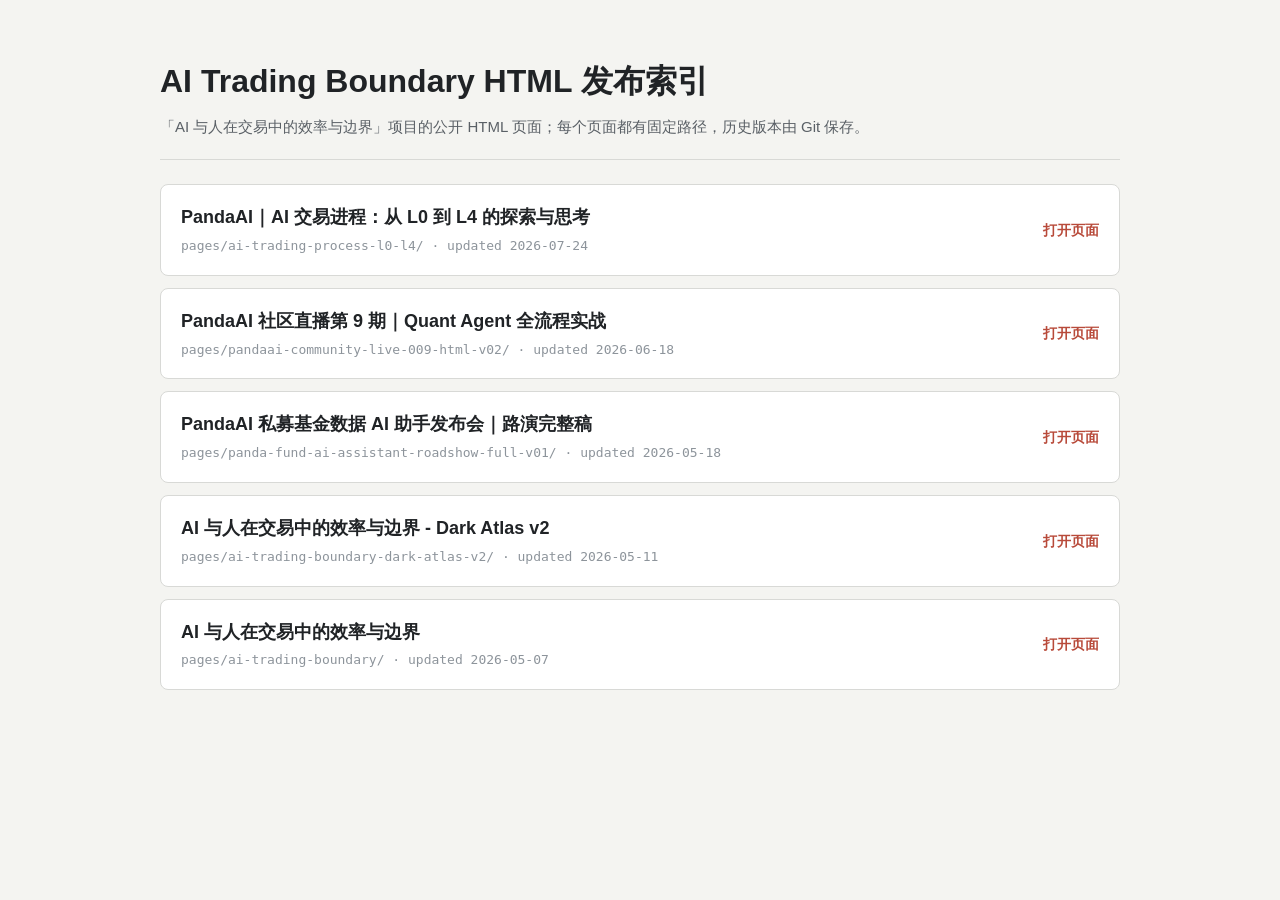
<file: index.html>
<!doctype html>
<html lang="zh-CN">
<head>
  <meta charset="utf-8">
  <meta name="viewport" content="width=device-width, initial-scale=1">
  <title>AI Trading Boundary HTML 发布索引</title>
  <style>
    :root {
      --bg: #f4f4f1;
      --panel: #ffffff;
      --ink: #202326;
      --text: #5a6066;
      --muted: #8d949b;
      --line: #d8d9d6;
      --accent: #b84a3a;
    }
    * { box-sizing: border-box; }
    body {
      margin: 0;
      background: var(--bg);
      color: var(--ink);
      font-family: -apple-system, BlinkMacSystemFont, "PingFang SC", "Microsoft YaHei", Arial, sans-serif;
      line-height: 1.6;
    }
    main {
      width: min(960px, calc(100vw - 40px));
      margin: 56px auto;
    }
    header {
      border-bottom: 1px solid var(--line);
      padding-bottom: 20px;
      margin-bottom: 24px;
    }
    h1 {
      margin: 0 0 8px;
      font-size: 32px;
      font-weight: 650;
      letter-spacing: 0;
    }
    p {
      margin: 0;
      color: var(--text);
      font-size: 15px;
    }
    .list {
      display: grid;
      gap: 12px;
    }
    .item {
      display: grid;
      grid-template-columns: 1fr auto;
      gap: 16px;
      align-items: center;
      background: var(--panel);
      border: 1px solid var(--line);
      border-radius: 8px;
      padding: 18px 20px;
    }
    .title {
      display: block;
      color: var(--ink);
      font-size: 18px;
      font-weight: 600;
      text-decoration: none;
    }
    .title:hover { color: var(--accent); }
    .meta {
      margin-top: 4px;
      color: var(--muted);
      font-size: 13px;
      font-family: ui-monospace, SFMono-Regular, Menlo, Consolas, monospace;
    }
    .open {
      color: var(--accent);
      text-decoration: none;
      font-size: 14px;
      font-weight: 600;
      white-space: nowrap;
    }
    @media (max-width: 640px) {
      main { margin: 32px auto; }
      .item { grid-template-columns: 1fr; }
      h1 { font-size: 26px; }
    }
  </style>
</head>
<body>
  <main>
    <header>
      <h1>AI Trading Boundary HTML 发布索引</h1>
      <p>「AI 与人在交易中的效率与边界」项目的公开 HTML 页面；每个页面都有固定路径，历史版本由 Git 保存。</p>
    </header>
    <section class="list" aria-label="Published pages">
      <article class="item">
        <div>
          <a class="title" href="pages/ai-trading-process-l0-l4/">PandaAI｜AI 交易进程：从 L0 到 L4 的探索与思考</a>
          <div class="meta">pages/ai-trading-process-l0-l4/ · updated 2026-07-24</div>
        </div>
        <a class="open" href="pages/ai-trading-process-l0-l4/">打开页面</a>
      </article>
      <article class="item">
        <div>
          <a class="title" href="pages/pandaai-community-live-009-html-v02/">PandaAI 社区直播第 9 期｜Quant Agent 全流程实战</a>
          <div class="meta">pages/pandaai-community-live-009-html-v02/ · updated 2026-06-18</div>
        </div>
        <a class="open" href="pages/pandaai-community-live-009-html-v02/">打开页面</a>
      </article>
      <article class="item">
        <div>
          <a class="title" href="pages/panda-fund-ai-assistant-roadshow-full-v01/">PandaAI 私募基金数据 AI 助手发布会｜路演完整稿</a>
          <div class="meta">pages/panda-fund-ai-assistant-roadshow-full-v01/ · updated 2026-05-18</div>
        </div>
        <a class="open" href="pages/panda-fund-ai-assistant-roadshow-full-v01/">打开页面</a>
      </article>
      <article class="item">
        <div>
          <a class="title" href="pages/ai-trading-boundary-dark-atlas-v2/">AI 与人在交易中的效率与边界 - Dark Atlas v2</a>
          <div class="meta">pages/ai-trading-boundary-dark-atlas-v2/ · updated 2026-05-11</div>
        </div>
        <a class="open" href="pages/ai-trading-boundary-dark-atlas-v2/">打开页面</a>
      </article>
      <article class="item">
        <div>
          <a class="title" href="pages/ai-trading-boundary/">AI 与人在交易中的效率与边界</a>
          <div class="meta">pages/ai-trading-boundary/ · updated 2026-05-07</div>
        </div>
        <a class="open" href="pages/ai-trading-boundary/">打开页面</a>
      </article>
    </section>
  </main>
</body>
</html>
</file>
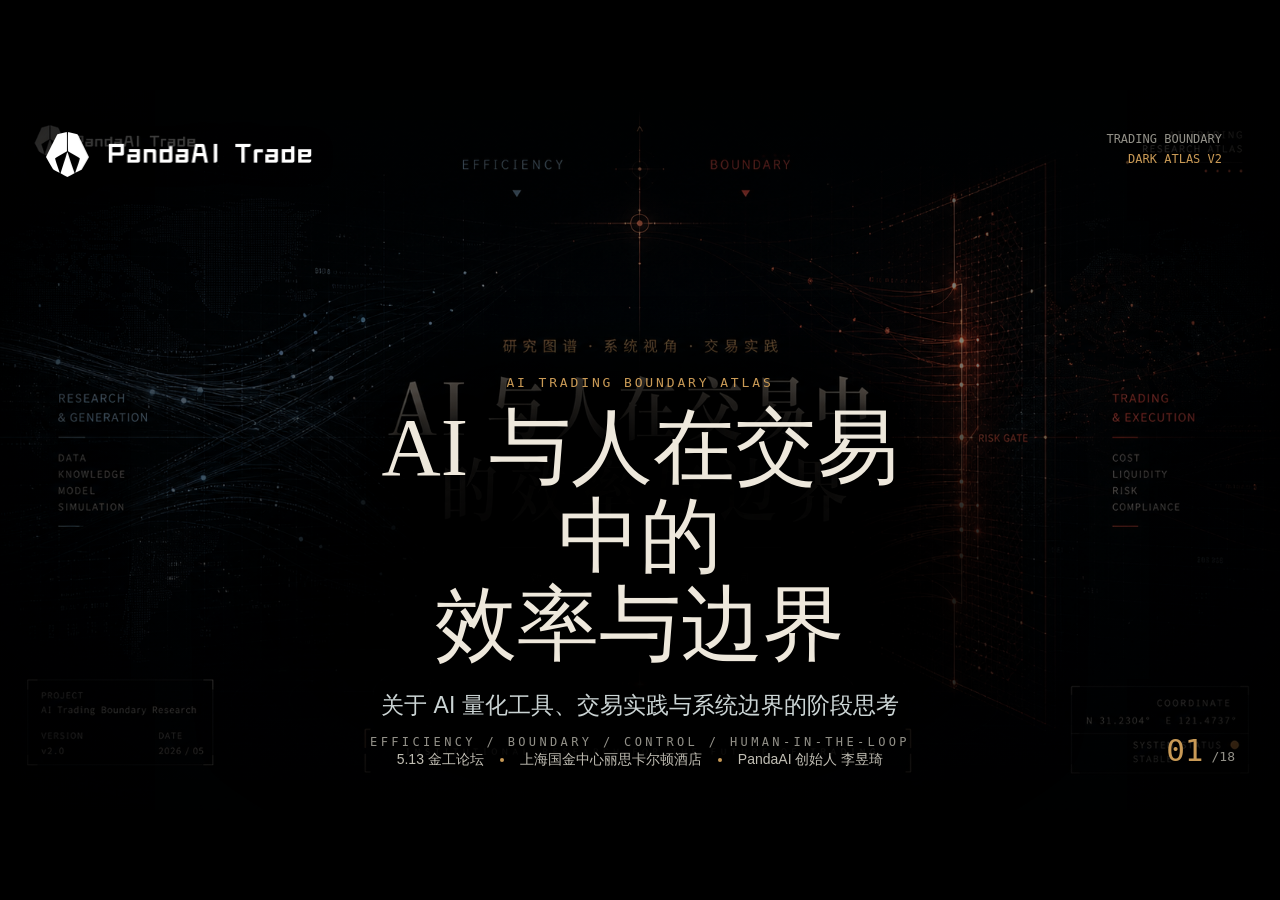
<file: pages/ai-trading-boundary-dark-atlas-v2/index.html>
<!doctype html>
<html lang="zh-CN">
  <head>
    <meta charset="utf-8" />
    <meta name="viewport" content="width=device-width, initial-scale=1" />
    <title>AI 与人在交易中的效率与边界 - Dark Atlas v2</title>
    <link rel="stylesheet" href="./styles.css" />
  </head>
  <body>
    <main class="deck" aria-label="AI trading boundary dark atlas deck">
      <section class="slide slide-01 family-cover active" data-slide="01">
        <img class="plate-image" src="plates/round1-01-cover-b.png" alt="" />
        <div class="plate-scrim cover-scrim"></div>
        <div class="brand"><span class="brand-mark"></span><span>PandaAI Trade</span></div>
        <div class="meta-chip top-right"><span>TRADING BOUNDARY</span><b>DARK ATLAS V2</b></div>
        <div class="hero-title cover-title">
          <p class="eyebrow">AI TRADING BOUNDARY ATLAS</p>
          <h1>AI 与人在交易中的<br />效率与边界</h1>
          <p class="hero-sub">关于 AI 量化工具、交易实践与系统边界的阶段思考</p>
          <div class="event-line">
            <span>5.13 金工论坛</span><i></i><span>上海国金中心丽思卡尔顿酒店</span><i></i><span>PandaAI 创始人 李昱琦</span>
          </div>
        </div>
        <div class="bottom-code">EFFICIENCY / BOUNDARY / CONTROL / HUMAN-IN-THE-LOOP</div>
        <div class="page"><b>01</b><span>/18</span></div>
      </section>

      <section class="slide slide-02 family-question" data-slide="02">
        <div class="atlas-bg"></div>
        <div class="brand small"><span class="brand-mark"></span><span>PandaAI Trade</span></div>
        <div class="section-code">PART 1 / QUESTION</div>
        <div class="question-layout">
          <div class="title-block">
            <p class="eyebrow">CORE QUESTION</p>
            <h2>AI 在交易链路中的位置</h2>
            <p class="lead">真正的问题，不是 AI 能不能交易，而是 AI 在交易链路中应该站在哪里。</p>
          </div>
          <div class="orbit-map" aria-hidden="true">
            <div class="orbit orbit-a"></div>
            <div class="orbit orbit-b"></div>
            <div class="axis-line"></div>
            <div class="node node-research">投研侧<br /><span>效率放大</span></div>
            <div class="node node-model">模型侧<br /><span>生成与验证</span></div>
            <div class="node node-trading">交易侧<br /><span>边界控制</span></div>
          </div>
          <div class="question-cards">
            <div>
              <svg class="card-icon" viewBox="0 0 32 32"><path d="M4 24 L11 16 L16 20 L26 8"/><path d="M21 8 H26 V13"/></svg>
              <b>投研侧</b><span>研究可以反复试错，AI 更容易先放大效率。</span>
            </div>
            <div>
              <svg class="card-icon" viewBox="0 0 32 32"><path d="M16 4 V10 M8 10 H24"/><path d="M6 10 L3 20 H13 L10 10"/><path d="M26 10 L23 20 H33 L30 10"/><path d="M3 20 A5 5 0 0 0 13 20"/><path d="M23 20 A5 5 0 0 0 33 20"/><path d="M11 28 H21"/><path d="M16 10 V28"/></svg>
              <b>交易侧</b><span>必须面对真实成本、仓位变化、风险暴露和权限约束。</span>
            </div>
            <div>
              <svg class="card-icon" viewBox="0 0 32 32"><path d="M16 4 L27 9 V23 L16 28 L5 23 V9 Z"/><path d="M5 9 L16 14 L27 9"/><path d="M16 14 V28"/></svg>
              <b>模型侧</b><span>生成是过程，验证、采用与控制才是结果。</span>
            </div>
          </div>
        </div>
        <div class="page"><b>02</b><span>/18</span></div>
      </section>

      <section class="slide slide-03 family-split" data-slide="03">
        <img class="plate-image dimmed" src="plates/round1-03-split.png" alt="" />
        <div class="split-scrim"></div>
        <div class="brand small"><span class="brand-mark"></span><span>PandaAI Trade</span></div>
        <div class="split-title">
          <p class="eyebrow">EFFICIENCY / BOUNDARY</p>
          <h2>投研放大效率，交易保留边界</h2>
          <p class="lead">投研侧强调效率，交易侧强调边界。</p>
        </div>
        <div class="boundary-axis">
          <span>BOUNDARY AXIS</span>
        </div>
        <div class="split-panel research-panel">
          <svg class="panel-icon" viewBox="0 0 48 48"><circle cx="20" cy="20" r="12"/><path d="M28.5 28.5 L40 40"/><path d="M14 20 H26 M14 16 H22 M14 24 H24"/></svg>
          <h3>投研侧</h3>
          <ul>
            <li>多轮检索</li>
            <li>多次生成</li>
            <li>多次回测</li>
            <li>多次复盘</li>
          </ul>
          <b>目标：更快验证</b>
        </div>
        <div class="split-panel trading-panel">
          <svg class="panel-icon" viewBox="0 0 48 48"><path d="M24 6 L38 12 V22 C38 30 31 36 24 40 C17 36 10 30 10 22 V12 Z"/><rect x="18" y="22" width="12" height="9" rx="1"/><path d="M20 22 V19 A4 4 0 0 1 28 19 V22"/></svg>
          <h3>交易侧</h3>
          <ul>
            <li>真实成本</li>
            <li>仓位变化</li>
            <li>风险暴露</li>
            <li>权限约束</li>
          </ul>
          <b>目标：可控采用</b>
        </div>
        <div class="page"><b>03</b><span>/18</span></div>
      </section>

      <section class="slide slide-04 family-chain" data-slide="04">
        <div class="atlas-bg"></div>
        <div class="brand small"><span class="brand-mark"></span><span>PandaAI Trade</span></div>
        <div class="title-block narrow">
          <p class="eyebrow">RESEARCH DISTANCE</p>
          <h2>从想法到验证的距离</h2>
          <p class="lead">AI 先改变的，是从想法到验证的距离。</p>
        </div>
        <div class="chain-track">
          <div>
            <svg class="cell-icon" viewBox="0 0 24 24"><path d="M12 3 A5 5 0 0 1 17 8 C17 11 14 12 14 15 L10 15 C10 12 7 11 7 8 A5 5 0 0 1 12 3 Z"/><path d="M10 18 H14 M11 20.5 H13"/></svg>
            <span>交易想法</span>
          </div><i></i>
          <div>
            <svg class="cell-icon" viewBox="0 0 24 24"><ellipse cx="12" cy="6" rx="7" ry="2.4"/><path d="M5 6 V12 A7 2.4 0 0 0 19 12 V6"/><path d="M5 12 V18 A7 2.4 0 0 0 19 18 V12"/></svg>
            <span>数据调用</span>
          </div><i></i>
          <div>
            <svg class="cell-icon" viewBox="0 0 24 24"><path d="M9 4 C6 4 5 6 5 8 V10 C5 11.5 4 12 3 12 C4 12 5 12.5 5 14 V16 C5 18 6 20 9 20"/><path d="M15 4 C18 4 19 6 19 8 V10 C19 11.5 20 12 21 12 C20 12 19 12.5 19 14 V16 C19 18 18 20 15 20"/><circle cx="12" cy="12" r="1"/></svg>
            <span>因子 / 策略构建</span>
          </div><i></i>
          <div>
            <svg class="cell-icon" viewBox="0 0 24 24"><path d="M9 7 L4 12 L9 17"/><path d="M15 7 L20 12 L15 17"/><path d="M13.5 5 L10.5 19"/></svg>
            <span>代码生成</span>
          </div><i></i>
          <div>
            <svg class="cell-icon" viewBox="0 0 24 24"><rect x="3.5" y="4.5" width="17" height="15" rx="1"/><path d="M6 15 L10 11 L13 13 L18 7"/><path d="M15 7 H18 V10"/></svg>
            <span>回测验证</span>
          </div><i></i>
          <div>
            <svg class="cell-icon" viewBox="0 0 24 24"><rect x="3.5" y="4.5" width="17" height="12" rx="1"/><path d="M6 14 L10 9 L13 12 L17 7"/><circle cx="17" cy="17" r="3"/><path d="M19 19 L21.5 21.5"/></svg>
            <span>图表观察</span>
          </div><i></i>
          <div>
            <svg class="cell-icon" viewBox="0 0 24 24"><path d="M20 7 A8 8 0 1 0 20.5 14"/><path d="M20 4 V8 H16"/><path d="M9 12 L11.5 14.5 L16 10"/></svg>
            <span>复盘调整</span>
          </div>
        </div>
        <div class="compression-field">
          <span class="pulse p1"></span><span class="pulse p2"></span><span class="pulse p3"></span>
          <b>Compression</b>
        </div>
        <div class="bottom-judgment">AI 的第一层价值，不是跳过验证，而是压缩验证。</div>
        <div class="page"><b>04</b><span>/18</span></div>
      </section>

      <section class="slide slide-05 family-bridge" data-slide="05">
        <div class="atlas-bg"></div>
        <div class="brand small"><span class="brand-mark"></span><span>PandaAI Trade</span></div>
        <div class="title-block">
          <p class="eyebrow">FROM TOOL TO SYSTEM</p>
          <h2>个人效率，会走向系统效率</h2>
          <p class="lead">当效率问题进入机构场景，它不再是个人工具问题，而是系统建设问题。</p>
        </div>
        <div class="multimodal-flow">
          <div class="mm-stage mm-input">
            <div class="mm-illus">
              <svg viewBox="0 0 200 120" aria-hidden="true">
                <g fill="none" stroke="currentColor" stroke-width="1.2" stroke-linecap="round" stroke-linejoin="round">
                  <rect x="14" y="20" width="52" height="36" rx="2"></rect>
                  <polyline points="20,50 32,38 42,44 56,28"></polyline>
                  <rect x="84" y="14" width="40" height="52" rx="2"></rect>
                  <line x1="92" y1="26" x2="116" y2="26"></line>
                  <line x1="92" y1="34" x2="116" y2="34"></line>
                  <line x1="92" y1="42" x2="108" y2="42"></line>
                  <line x1="92" y1="50" x2="112" y2="50"></line>
                  <g transform="translate(144,22)">
                    <path d="M0 16 L6 16 L10 8 L14 24 L18 12 L22 16 L32 16"></path>
                    <path d="M0 28 L4 28 L8 22 L12 32 L16 26 L20 28 L32 28"></path>
                  </g>
                  <g transform="translate(36,76)">
                    <circle cx="16" cy="16" r="14"></circle>
                    <circle cx="16" cy="16" r="5"></circle>
                  </g>
                  <g transform="translate(90,78)">
                    <rect x="0" y="0" width="44" height="28" rx="1"></rect>
                    <polyline points="6,22 16,12 24,18 38,6"></polyline>
                  </g>
                </g>
              </svg>
            </div>
            <div class="mm-label">[ 多模态输入 ]</div>
            <span class="mm-tick"></span>
          </div>
          <i class="mm-arrow"></i>
          <div class="mm-stage mm-model">
            <div class="mm-illus">
              <svg viewBox="0 0 200 120" aria-hidden="true">
                <g fill="none" stroke="currentColor" stroke-width="1.2">
                  <rect x="24" y="20" width="152" height="80"></rect>
                  <rect x="44" y="34" width="112" height="52"></rect>
                  <rect x="66" y="48" width="68" height="24"></rect>
                </g>
                <g fill="currentColor">
                  <circle cx="12" cy="60" r="1.8"></circle>
                  <circle cx="36" cy="60" r="1.8"></circle>
                  <circle cx="100" cy="60" r="2.4"></circle>
                  <circle cx="164" cy="60" r="1.8"></circle>
                  <circle cx="188" cy="60" r="1.8"></circle>
                </g>
                <g fill="none" stroke="currentColor" stroke-width="0.8" stroke-dasharray="2 3" opacity="0.55">
                  <line x1="14" y1="60" x2="186" y2="60"></line>
                </g>
              </svg>
            </div>
            <div class="mm-label">[ 大模型处理 ]</div>
            <span class="mm-tick"></span>
          </div>
          <i class="mm-arrow"></i>
          <div class="mm-stage mm-output">
            <div class="mm-illus">
              <svg viewBox="0 0 200 120" aria-hidden="true">
                <g fill="none" stroke="currentColor" stroke-width="1.2" stroke-linecap="round" stroke-linejoin="round">
                  <g transform="translate(8,14)">
                    <rect x="0" y="0" width="42" height="42"></rect>
                    <polyline points="6,34 16,22 24,28 36,10"></polyline>
                  </g>
                  <g transform="translate(60,14)">
                    <rect x="0" y="0" width="42" height="42"></rect>
                    <line x1="6" y1="10" x2="30" y2="10"></line>
                    <line x1="6" y1="18" x2="36" y2="18"></line>
                    <line x1="6" y1="26" x2="26" y2="26"></line>
                    <line x1="6" y1="34" x2="32" y2="34"></line>
                  </g>
                  <g transform="translate(112,14)">
                    <rect x="0" y="0" width="42" height="42" rx="6"></rect>
                    <polyline points="12,22 19,30 32,14"></polyline>
                  </g>
                  <g transform="translate(36,68)">
                    <path d="M0 0 L0 34 M0 0 L10 0"></path>
                    <path d="M112 0 L112 34 M112 0 L102 0"></path>
                    <line x1="18" y1="18" x2="94" y2="18"></line>
                    <circle cx="56" cy="18" r="2.4" fill="currentColor" stroke="none"></circle>
                  </g>
                </g>
              </svg>
            </div>
            <div class="mm-label">[ 多模态输出 ]</div>
            <span class="mm-tick"></span>
          </div>
          <i class="mm-arrow"></i>
          <div class="mm-stage mm-human">
            <div class="mm-illus">
              <svg viewBox="0 0 200 120" aria-hidden="true">
                <g fill="none" stroke="currentColor" stroke-width="1.2" stroke-linecap="round" stroke-linejoin="round">
                  <circle cx="100" cy="36" r="16"></circle>
                  <path d="M64 104 C68 78 80 64 100 64 C120 64 132 78 136 104"></path>
                  <line x1="40" y1="112" x2="160" y2="112"></line>
                </g>
              </svg>
            </div>
            <div class="mm-label">[ 人的判断 ]</div>
            <span class="mm-tick"></span>
          </div>
        </div>
        <div class="page"><b>05</b><span>/18</span></div>
      </section>

      <section class="slide slide-06 family-system" data-slide="06">
        <div class="atlas-bg"></div>
        <div class="brand small"><span class="brand-mark"></span><span>PandaAI Trade</span></div>
        <div class="case-label">INSTITUTIONAL CASE</div>
        <div class="title-block">
          <p class="eyebrow">SYSTEM PROOF</p>
          <h2>案例｜智能投研系统</h2>
          <p class="lead">机构投研的效率，不在于一个环节，而是可延续的链路系统。</p>
        </div>
        <div class="system-board">
          <h3>AI 智能因子投研系统</h3>
          <div class="system-grid">
            <div>AI 因子研究框架</div>
            <div>多模型 / 多 Agent 交易信号系统</div>
            <div>数据处理、回测与风控体系</div>
            <div>超级图表、策略管理、工作流与智能体基础架构</div>
          </div>
        </div>
        <div class="side-note">效率一旦进入机构场景，立刻变成系统建设问题。</div>
        <div class="page"><b>06</b><span>/18</span></div>
      </section>

      <section class="slide slide-07 family-architecture" data-slide="07">
        <div class="atlas-bg"></div>
        <div class="brand small"><span class="brand-mark"></span><span>PandaAI Trade</span></div>
        <div class="title-block architecture-title">
          <p class="eyebrow">CAPABILITY ARCHITECTURE</p>
          <h2>能力组织：Data / Skill / Agent</h2>
          <p class="lead">只会回答问题的 AI，还进不了交易流程。</p>
        </div>
        <div class="architecture-stack">
          <div class="arch-layer agent"><b>Agent</b><span>任务拆解 / 工具调度 / 流程执行 / 结果汇总</span></div>
          <div class="arch-layer skill"><b>Skill</b><span>因子计算 / 风控分析 / 研报检索 / 回测调用</span></div>
          <div class="arch-layer data"><b>Data</b><span>行情 / 研报 / 财报 / 宏观 / 交易记录</span></div>
        </div>
        <div class="governance-rail">
          <b>Governance</b>
          <span>Trace</span><span>Log</span><span>Permission</span><span>Replay</span>
        </div>
        <div class="bottom-judgment">交易系统需要的不是一次性回答，而是可调用的数据、可复用的 Skill、可编排的 Agent。</div>
        <div class="page"><b>07</b><span>/18</span></div>
      </section>

      <section class="slide slide-08 family-flow" data-slide="08">
        <div class="atlas-bg"></div>
        <div class="brand small"><span class="brand-mark"></span><span>PandaAI Trade</span></div>
        <div class="title-block">
          <p class="eyebrow">MULTI-AGENT ORCHESTRATION</p>
          <h2>案例｜公募基金知识工程体系</h2>
          <p class="lead">复杂的投研任务，需要工程化的体系。</p>
        </div>
        <div class="agent-flow">
          <div class="flow-node user">
            <svg class="cell-icon" viewBox="0 0 24 24"><path d="M4 5 H20 V16 H13 L9 20 V16 H4 Z"/><path d="M8 9 H16 M8 12 H13"/></svg>
            <span>用户问题</span>
          </div><i></i>
          <div class="flow-node supervisor">
            <svg class="cell-icon" viewBox="0 0 24 24"><circle cx="12" cy="9" r="4"/><path d="M4 20 C4 15 7.5 13 12 13 C16.5 13 20 15 20 20"/><path d="M8 4 L12 6 L16 4"/></svg>
            <span>主管 Agent</span>
          </div><i></i>
          <div class="agent-cluster">
            <div>
              <svg class="cell-icon" viewBox="0 0 24 24"><ellipse cx="12" cy="6" rx="7" ry="2.4"/><path d="M5 6 V12 A7 2.4 0 0 0 19 12 V6"/><path d="M5 12 V18 A7 2.4 0 0 0 19 18 V12"/></svg>
              <span>数据 Agent</span>
            </div>
            <div>
              <svg class="cell-icon" viewBox="0 0 24 24"><circle cx="10" cy="10" r="6"/><path d="M14.5 14.5 L20 20"/></svg>
              <span>检索 Agent</span>
            </div>
            <div>
              <svg class="cell-icon" viewBox="0 0 24 24"><path d="M4 19 V5"/><path d="M4 19 H20"/><rect x="7" y="12" width="3" height="7"/><rect x="12" y="8" width="3" height="11"/><rect x="17" y="14" width="3" height="5"/></svg>
              <span>分析 Agent</span>
            </div>
          </div><i></i>
          <div class="flow-node output">
            <svg class="cell-icon" viewBox="0 0 24 24"><path d="M4 6 L10 12 L4 18"/><path d="M14 6 L20 12 L14 18"/><path d="M9 12 H15"/></svg>
            <span>结果合成</span>
          </div><i></i>
          <div class="flow-node trace">
            <svg class="cell-icon" viewBox="0 0 24 24"><rect x="4.5" y="3.5" width="15" height="17" rx="1"/><path d="M8 8 H16 M8 12 H16 M8 16 H13"/><circle cx="6.5" cy="8" r="0.6" fill="currentColor"/><circle cx="6.5" cy="12" r="0.6" fill="currentColor"/><circle cx="6.5" cy="16" r="0.6" fill="currentColor"/></svg>
            <span>Trace / 日志 / 结构化输出</span>
          </div>
        </div>
        <div class="case-strip">研报知识工程 + AI 多智能体投研编排：从资料进入可检索、可调用、可训练流程。</div>
        <div class="page"><b>08</b><span>/18</span></div>
      </section>

      <section class="slide slide-09 family-gate" data-slide="09">
        <img class="plate-image" src="plates/round1-09-gate.png" alt="" />
        <div class="gate-scrim"></div>
        <div class="brand small"><span class="brand-mark"></span><span>PandaAI Trade</span></div>
        <div class="gate-title-block">
          <p class="eyebrow">BOUNDARY IS THE HIGHEST LEVERAGE</p>
          <h2>效率越高<br />越需要边界</h2>
          <p class="lead">AI 可以降低研究与工程门槛，但不会降低市场赚钱的门槛。</p>
        </div>
        <div class="gate-callout left"><b>生成更快</b><span>不代表更可信</span></div>
        <div class="gate-callout left lower"><b>调用更多</b><span>不代表更可控</span></div>
        <div class="gate-callout right"><b>回测更快</b><span>不代表样本外有效</span></div>
        <div class="gate-callout right lower"><b>执行更快</b><span>不代表风险更低</span></div>
        <div class="page"><b>09</b><span>/18</span></div>
      </section>

      <section class="slide slide-10 family-gates" data-slide="10">
        <div class="atlas-bg"></div>
        <div class="brand small"><span class="brand-mark"></span><span>PandaAI Trade</span></div>
        <div class="title-block">
          <p class="eyebrow">VALIDATION BOUNDARY</p>
          <h2>研究结果的验证边界</h2>
          <p class="lead">AI 可以加速试错，但不能替代验证。</p>
        </div>
        <div class="five-gates">
          <div><b>01</b><span>数据时点是否正确</span></div>
          <div><b>02</b><span>是否存在未来函数</span></div>
          <div><b>03</b><span>样本外是否稳定</span></div>
          <div><b>04</b><span>交易成本是否可承受</span></div>
          <div><b>05</b><span>结果是否可复现</span></div>
        </div>
        <div class="bottom-judgment">边界不是保守，而是研究可信度的必要条件。</div>
        <div class="page"><b>10</b><span>/18</span></div>
      </section>

      <section class="slide slide-11 family-compare" data-slide="11">
        <div class="atlas-bg"></div>
        <div class="brand small"><span class="brand-mark"></span><span>PandaAI Trade</span></div>
        <div class="title-block">
          <p class="eyebrow">ADOPTION BOUNDARY</p>
          <h2>交易结果的控制边界</h2>
          <p class="lead">AI 的回答，不等于系统可以采用的结果。</p>
        </div>
        <div class="comparison">
          <div class="compare-col weak">
            <h3>普通 AI 输出</h3>
            <p>生成文本</p><p>看起来合理</p><p>没有明确权限</p><p>错误难追踪</p><p>建议直接给人</p>
          </div>
          <div class="control-spine">CONTROL LAYER</div>
          <div class="compare-col strong">
            <h3>生产级金融 Agent</h3>
            <p>输出结构化结果</p><p>输入条件可检查</p><p>输出权限可分级</p><p>失败可归因</p><p>进入审计与控制层</p>
          </div>
        </div>
        <div class="bottom-judgment">在交易中，可解释性不一定带来收益，但它决定了结果能否被信任、复盘和授权。</div>
        <div class="page"><b>11</b><span>/18</span></div>
      </section>

      <section class="slide slide-12 family-agent" data-slide="12">
        <div class="atlas-bg"></div>
        <div class="brand small"><span class="brand-mark"></span><span>PandaAI Trade</span></div>
        <div class="title-block">
          <p class="eyebrow">PRODUCTION-GRADE FINANCIAL AGENT</p>
          <h2>案例｜生产级金融 Agent</h2>
          <p class="lead">MOTA/TQX：输出进入交易系统，关键就从“回答质量”变成“可采用性”。</p>
        </div>
        <div class="agent-contracts">
          <div><b>Input Contract</b><span>输入是否满足要求</span></div>
          <div><b>Output Contract</b><span>输出能否被下游消费</span></div>
          <div><b>Trigger Rule</b><span>是否允许进入正式结果</span></div>
          <div><b>Failure Card</b><span>失败如何归因</span></div>
          <div><b>Control Hook</b><span>谁拥有最终控制权</span></div>
        </div>
        <div class="case-strip copper">从“看上去能回答”升级为“可编排、可验证、可审计、可归责”。</div>
        <div class="page"><b>12</b><span>/18</span></div>
      </section>

      <section class="slide slide-13 family-human" data-slide="13">
        <div class="atlas-bg warm"></div>
        <div class="brand small"><span class="brand-mark"></span><span>PandaAI Trade</span></div>
        <div class="title-block">
          <p class="eyebrow">HUMAN POSITION</p>
          <h2>AI 不能替人承担交易后果</h2>
          <p class="lead">AI 可以整理、分析、提醒和复盘；人仍然定义目标、风险承受、范式选择和最终责任。</p>
        </div>
        <div class="triad">
          <div><b>AI 更适合</b><span>检索 / 计算 / 提醒 / 复盘 / 汇总</span></div>
          <div><b>人更适合</b><span>目标定义 / 风险承受 / 最终判断 / 范式切换 / 责任承担</span></div>
          <div><b>系统必须承接</b><span>权限 / 审计 / 风控 / 日志 / 回滚</span></div>
        </div>
        <div class="bottom-judgment">AI 放大效率，人定义目标与责任，系统承接边界。</div>
        <div class="page"><b>13</b><span>/18</span></div>
      </section>

      <section class="slide slide-14 family-experience" data-slide="14">
        <div class="atlas-bg warm"></div>
        <div class="brand small"><span class="brand-mark"></span><span>PandaAI Trade</span></div>
        <div class="title-block">
          <p class="eyebrow">EXPERIENCE STRUCTURE</p>
          <h2>交易员的经验，能不能变成 AI 分身？</h2>
          <p class="lead">显性规则、复盘逻辑、交易记录和术语体系可以沉淀；但盘感、风险承受和最终判断不能简单外包。</p>
        </div>
        <div class="experience-grid">
          <div><h3>可沉淀</h3><p>交易记录</p><p>复盘逻辑</p><p>术语体系</p><p>固定规则</p></div>
          <div><h3>可逼近</h3><p>风格偏好</p><p>盘感片段</p><p>下单节奏</p><p>模式识别</p></div>
          <div><h3>必须保留</h3><p>最终责任</p><p>风险承受</p><p>模式内 / 外判断</p><p>范式切换</p></div>
        </div>
        <div class="page"><b>14</b><span>/18</span></div>
      </section>

      <section class="slide slide-15 family-method" data-slide="15">
        <div class="atlas-bg warm"></div>
        <div class="brand small"><span class="brand-mark"></span><span>PandaAI Trade</span></div>
        <div class="title-block">
          <p class="eyebrow">DUAL-SOURCE VALIDATION</p>
          <h2>案例｜游资交易智能蒸馏系统</h2>
          <p class="lead">双源验证：成熟交易者的历史行为和复盘逻辑，可以交叉验证，沉淀为交易 Skill；最终判断仍由交易者保留。</p>
        </div>
        <div class="dual-source">
          <div class="source-card"><h3>交割数据</h3><p>买入时机</p><p>涨幅位置</p><p>持仓时间</p><p>盈亏</p></div>
          <div class="merge-node">交叉验证</div>
          <div class="source-card"><h3>复盘笔记</h3><p>锚定物</p><p>题材判断</p><p>情绪周期</p><p>操作依据</p></div>
        </div>
        <div class="outputs"><span>模式识别</span><span>盘中提醒</span><span>智能复盘</span><span>交易 Skill</span></div>
        <div class="bottom-judgment">当讨论回到交易员本人，AI 的价值就不是替代判断，而是沉淀经验。</div>
        <div class="page"><b>15</b><span>/18</span></div>
      </section>

      <section class="slide slide-16 family-case" data-slide="16">
        <div class="atlas-bg warm"></div>
        <div class="brand small"><span class="brand-mark"></span><span>PandaAI Trade</span></div>
        <div class="title-block">
          <p class="eyebrow">PATTERN DISTILLATION</p>
          <h2>交易模式蒸馏案例</h2>
          <p class="lead">把经验变成可提醒、可复盘、可迭代的系统。</p>
        </div>
        <div class="metric-row">
          <div><b>2764</b><span>笔交割数据</span></div>
          <div><b>70+</b><span>份复盘笔记</span></div>
          <div><b>4%–10%</b><span>盘中涨幅区间提醒</span></div>
          <div><b>IN / OUT</b><span>模式内外识别</span></div>
        </div>
        <div class="case-statement">AI 汇聚信息，交易者保留最终判断。</div>
        <div class="bottom-judgment">让历史行为和主观逻辑变成可提醒、可复盘、可迭代的交易结构。</div>
        <div class="page"><b>16</b><span>/18</span></div>
      </section>

      <section class="slide slide-17 family-finale" data-slide="17">
        <div class="atlas-bg"></div>
        <div class="brand small"><span class="brand-mark"></span><span>PandaAI Trade</span></div>
        <div class="title-block finale-title">
          <p class="eyebrow">PANDAAI INFRASTRUCTURE</p>
          <h2>把效率放进边界，把 AI 放进系统</h2>
          <p class="lead">PandaAI 的目标，是把数据、知识、Skill、Agent、工作流、回测、仿真、实盘、审计和复盘组织成可运行、可追踪、可迭代的 AI 量化基础设施。</p>
        </div>
        <div class="infrastructure-stack">
          <div>
            <svg class="cell-icon" viewBox="0 0 24 24"><ellipse cx="12" cy="5.5" rx="7.5" ry="2.2"/><path d="M4.5 5.5 V11 A7.5 2.2 0 0 0 19.5 11 V5.5"/><path d="M4.5 11 V16.5 A7.5 2.2 0 0 0 19.5 16.5 V11"/><path d="M4.5 16.5 V18.5 A7.5 2.2 0 0 0 19.5 18.5 V16.5"/></svg>
            <span>数据 / 知识</span>
          </div><i></i>
          <div>
            <svg class="cell-icon" viewBox="0 0 24 24"><path d="M15 4 L20 9 L16 13 L14 11 L9 16 L11 18 L6 23 L3 20 L8 15 L6 13 L11 8 L13 10 L17 6 Z"/></svg>
            <span>Skill / 工具</span>
          </div><i></i>
          <div>
            <svg class="cell-icon" viewBox="0 0 24 24"><circle cx="12" cy="12" r="3"/><circle cx="4.5" cy="5" r="2"/><circle cx="19.5" cy="5" r="2"/><circle cx="4.5" cy="19" r="2"/><circle cx="19.5" cy="19" r="2"/><path d="M6 6 L10.2 10.2 M18 6 L13.8 10.2 M6 18 L10.2 13.8 M18 18 L13.8 13.8"/></svg>
            <span>Agent / 多智能体编排</span>
          </div><i></i>
          <div>
            <svg class="cell-icon" viewBox="0 0 24 24"><rect x="2.5" y="5" width="6" height="5" rx="0.5"/><rect x="9" y="14" width="6" height="5" rx="0.5"/><rect x="15.5" y="5" width="6" height="5" rx="0.5"/><path d="M8.5 7.5 H12 V16.5"/><path d="M15.5 7.5 H12"/></svg>
            <span>工作流 / 回测 / 仿真 / 实盘</span>
          </div><i></i>
          <div>
            <svg class="cell-icon" viewBox="0 0 24 24"><path d="M12 3 L20 6 V12 C20 16.5 16.5 19.5 12 21 C7.5 19.5 4 16.5 4 12 V6 Z"/><path d="M8.5 12 L11 14.5 L15.5 10"/></svg>
            <span>审计 / 风控 / 复盘 / 人工判断</span>
          </div>
        </div>
        <div class="final-points">
          <span>投研侧需要效率</span><span>交易侧需要边界</span><span>人的经验需要沉淀</span><span>机构系统需要治理</span>
        </div>
        <div class="page"><b>17</b><span>/18</span></div>
      </section>

      <section class="slide slide-18 family-finale-plate" data-slide="18">
        <div class="plate-atlas" aria-hidden="true">
          <svg viewBox="0 0 1920 1080" preserveAspectRatio="xMidYMid slice">
            <defs>
              <linearGradient id="atlas-sky" x1="0" y1="0" x2="0" y2="1">
                <stop offset="0%" stop-color="#05070a" stop-opacity="1"/>
                <stop offset="55%" stop-color="#080c11" stop-opacity="1"/>
                <stop offset="100%" stop-color="#050709" stop-opacity="1"/>
              </linearGradient>
              <radialGradient id="atlas-hub" cx="0.55" cy="0.6" r="0.32">
                <stop offset="0%" stop-color="#c99a56" stop-opacity="0.28"/>
                <stop offset="45%" stop-color="#d46b52" stop-opacity="0.08"/>
                <stop offset="100%" stop-color="#05070a" stop-opacity="0"/>
              </radialGradient>
              <radialGradient id="atlas-bottom" cx="0.5" cy="1" r="0.7">
                <stop offset="0%" stop-color="#05070a" stop-opacity="0.6"/>
                <stop offset="100%" stop-color="#05070a" stop-opacity="0"/>
              </radialGradient>
            </defs>
            <rect width="1920" height="1080" fill="url(#atlas-sky)"/>
            <rect width="1920" height="1080" fill="url(#atlas-hub)"/>

            <g fill="none" stroke="rgba(102,128,138,0.08)" stroke-width="1">
              <path d="M0 120 H1920"/>
              <path d="M0 240 H1920"/>
              <path d="M0 360 H1920"/>
              <path d="M0 480 H1920"/>
              <path d="M0 600 H1920"/>
              <path d="M0 720 H1920"/>
              <path d="M0 840 H1920"/>
              <path d="M0 960 H1920"/>
              <path d="M240 0 V1080"/>
              <path d="M480 0 V1080"/>
              <path d="M720 0 V1080"/>
              <path d="M960 0 V1080"/>
              <path d="M1200 0 V1080"/>
              <path d="M1440 0 V1080"/>
              <path d="M1680 0 V1080"/>
            </g>

            <path d="M0 760 L140 710 L280 740 L420 680 L560 720 L700 690 L860 740 L980 690 L1120 720 L1260 680 L1400 730 L1560 700 L1700 740 L1820 710 L1920 730 L1920 1080 L0 1080 Z"
                  fill="#0a0e14" opacity="0.92"/>
            <path d="M0 840 L180 800 L340 830 L500 790 L640 820 L780 790 L920 830 L1060 800 L1220 840 L1380 810 L1540 840 L1700 820 L1860 850 L1920 840 L1920 1080 L0 1080 Z"
                  fill="#05070a" opacity="0.98"/>
            <path d="M0 920 L220 900 L440 915 L660 898 L880 918 L1100 902 L1320 920 L1540 905 L1760 922 L1920 912 L1920 1080 L0 1080 Z"
                  fill="#020305"/>

            <g stroke="#d46b52" stroke-width="1" fill="none" opacity="0.72">
              <path d="M180 780 Q420 700 720 770 T1240 790 Q1480 808 1740 782" stroke-dasharray="0"/>
              <path d="M260 850 Q520 820 820 842 T1320 860 Q1560 872 1820 852" opacity="0.5"/>
              <path d="M140 720 Q340 660 620 700 T1060 720" opacity="0.42"/>
            </g>

            <g fill="#c99a56">
              <circle cx="420" cy="680" r="3.2"/>
              <circle cx="700" cy="690" r="3.6"/>
              <circle cx="860" cy="740" r="2.6"/>
              <circle cx="1060" cy="720" r="4.4"/>
              <circle cx="1060" cy="720" r="9" fill="none" stroke="#c99a56" stroke-width="1" opacity="0.5"/>
              <circle cx="1260" cy="680" r="3"/>
              <circle cx="1560" cy="700" r="3.2"/>
              <circle cx="500" cy="790" r="2.4"/>
              <circle cx="920" cy="830" r="2.6"/>
              <circle cx="1380" cy="810" r="2.8"/>
              <circle cx="1700" cy="820" r="2.4"/>
              <circle cx="180" cy="800" r="2"/>
            </g>

            <g fill="#d46b52" opacity="0.65">
              <circle cx="820" cy="842" r="1.6"/>
              <circle cx="640" cy="820" r="1.6"/>
              <circle cx="1540" cy="840" r="1.6"/>
            </g>

            <rect width="1920" height="1080" fill="url(#atlas-bottom)"/>
          </svg>
        </div>
        <div class="plate-scrim finale-scrim"></div>
        <div class="brand small"><span class="brand-mark"></span><span>PandaAI Trade</span></div>
        <div class="plate-title plate-finale">
          <p class="eyebrow">END OF BRIEFING</p>
          <h2>感谢聆听</h2>
          <p class="lead">Q &amp; A</p>
        </div>
        <div class="finale-contact">
          <span>PandaAI</span><i></i><span>李昱琦</span><i></i><span>5.13 金工论坛</span>
        </div>
        <div class="page"><b>18</b><span>/18</span></div>
      </section>
    </main>

    <nav class="nav" aria-label="slide navigation">
      <button type="button" data-dir="-1">Prev</button>
      <button type="button" data-dir="1">Next</button>
    </nav>

    <script>
      const slides = Array.from(document.querySelectorAll(".slide"));
      let current = 0;

      function showSlideNumber(n) {
        const key = String(n).padStart(2, "0");
        const nextIndex = slides.findIndex((slide) => slide.dataset.slide === key);
        if (nextIndex < 0) return;
        current = nextIndex;
        slides.forEach((slide, index) => slide.classList.toggle("active", index === current));
      }

      window.showSlideNumber = showSlideNumber;

      function step(dir) {
        current = (current + dir + slides.length) % slides.length;
        showSlideNumber(Number(slides[current].dataset.slide));
      }

      document.querySelectorAll(".nav button").forEach((button) => {
        button.addEventListener("click", () => step(Number(button.dataset.dir)));
      });

      window.addEventListener("keydown", (event) => {
        if (event.key === "ArrowRight" || event.key === " ") step(1);
        if (event.key === "ArrowLeft") step(-1);
      });
    </script>
  </body>
</html>
</file>
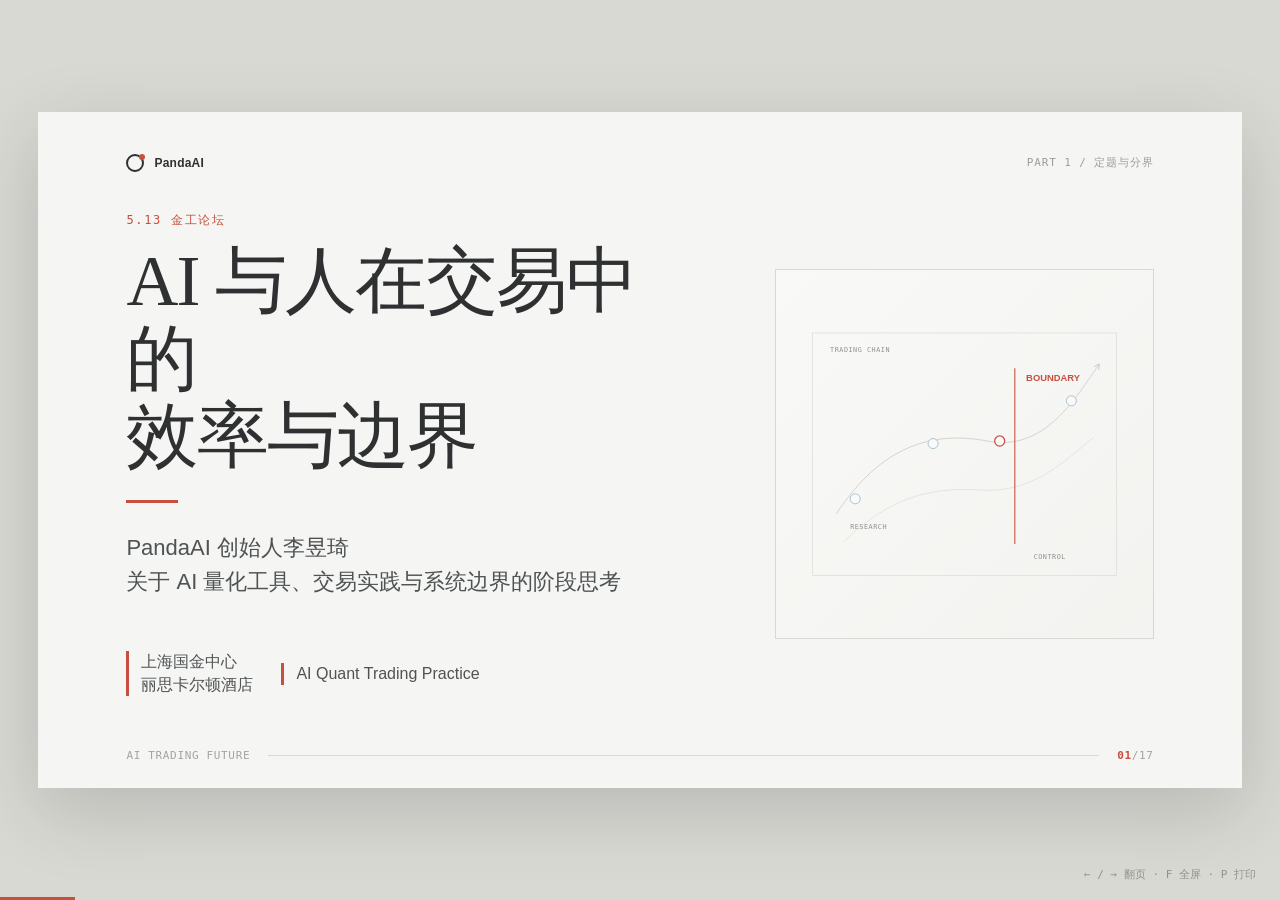
<file: pages/ai-trading-boundary/index.html>
<!doctype html>
<html lang="zh-CN">
<head>
  <meta charset="utf-8" />
  <meta name="viewport" content="width=device-width,initial-scale=1" />
  <title>AI 与人在交易中的效率与边界｜Clean HTML+SVG v1.0</title>
  <style>
    :root {
      --bg-page:#D9D9D4; --paper:#F5F5F3; --paper-soft:#FAFAF8; --paper-panel:#F1F1EE;
      --ink:#2E3031; --text:#4F5354; --muted:#8E9192; --line:#D8D8D4; --line-strong:#C8C8C3;
      --accent:#C84F3D; --blue-soft:#EEF3F5; --shadow:0 22px 70px rgba(10,12,14,.16);
      --font-title:"Songti SC","STSong","Noto Serif SC","SimSun",serif;
      --font-body:"PingFang SC","Microsoft YaHei","Noto Sans SC",Arial,sans-serif;
      --font-mono:"SFMono-Regular","Menlo","Cascadia Code",monospace;
      --safe-x:88px; --head-h:150px; --main-h:500px; --gap-main:28px;
    }
    *{box-sizing:border-box}
    html,body{margin:0;height:100%;background:var(--bg-page);color:var(--ink);font-family:var(--font-body);overflow:hidden}
    body{display:flex;align-items:center;justify-content:center}
    .deck{width:100vw;height:100vh;display:flex;align-items:center;justify-content:center;position:relative}
    .slide{width:min(1600px,94vw);aspect-ratio:16/9;background:var(--paper);position:absolute;overflow:hidden;display:none;padding:70px var(--safe-x) 62px;box-shadow:var(--shadow)}
    .slide.active{display:block}
    .brand{position:absolute;left:var(--safe-x);right:var(--safe-x);top:36px;height:30px;display:flex;align-items:center;justify-content:space-between;z-index:20}
    .brand-left{display:flex;align-items:center;gap:10px;color:var(--ink);font-size:12px;font-weight:600;letter-spacing:.02em}
    .brand-right{font-family:var(--font-mono);font-size:11px;color:#9B9D9D;letter-spacing:.08em;text-transform:uppercase}
    .logo-mark{width:18px;height:18px;border:2px solid var(--ink);border-radius:50%;position:relative;display:inline-block}
    .logo-mark:after{content:"";position:absolute;width:6px;height:6px;border-radius:50%;right:-3px;top:-2px;background:var(--accent)}
    .footer{position:absolute;left:var(--safe-x);right:var(--safe-x);bottom:26px;display:flex;align-items:center;justify-content:space-between;font-family:var(--font-mono);font-size:11px;color:#A3A4A0;letter-spacing:.06em;z-index:20}
    .footer .bar{height:1px;background:var(--line);flex:1;margin:0 18px}.footer b{color:var(--accent);font-weight:600}
    .content{position:relative;z-index:5;height:100%}.with-head{display:grid;grid-template-rows:var(--head-h) 1fr auto;padding-top:8px}
    .slide-head{min-height:138px;display:grid;grid-template-columns:1fr 520px;column-gap:44px;align-items:end;border-bottom:1px solid rgba(216,216,212,.72);padding-bottom:20px}
    .slide-head.single{grid-template-columns:1fr}.eyebrow{font-family:var(--font-mono);font-size:12px;color:var(--accent);letter-spacing:.14em;text-transform:uppercase;margin-bottom:14px}
    .title{font-family:var(--font-title);font-weight:500;color:var(--ink);letter-spacing:-.025em;margin:0}.title-xl{font-size:72px;line-height:1.08}.title-l{font-size:50px;line-height:1.15}.title-m{font-size:40px;line-height:1.18}
    .subtitle{font-size:20px;line-height:1.52;color:var(--text);margin:0;font-weight:500;align-self:end;margin-bottom:2px}.body{font-size:18px;line-height:1.68;color:var(--text);margin:0}
    .main-zone{margin-top:var(--gap-main);height:var(--main-h);border:1px solid var(--line-strong);background:var(--paper-soft);position:relative;box-shadow:inset 0 0 0 1px rgba(255,255,255,.45);overflow:hidden}
    .main-zone svg{width:100%;height:100%;display:block}.bottom-strip{margin-top:14px;min-height:54px;border-top:1px solid var(--line);padding-top:13px;font-family:var(--font-title);font-size:24px;line-height:1.42;color:var(--ink)}
    .bottom-strip.grid2{display:grid;grid-template-columns:1fr 1fr;gap:24px;font-family:var(--font-body);font-size:16px;color:var(--text)}.bottom-strip.grid2 b{display:block;font-family:var(--font-title);font-size:22px;font-weight:500;color:var(--ink);margin-bottom:4px}
    .svg-line{stroke:var(--line-strong);stroke-width:1.2;fill:none}.svg-line-soft{stroke:var(--line);stroke-width:1;fill:none}.svg-accent{stroke:var(--accent);stroke-width:2;fill:none}.svg-node{fill:var(--paper-soft);stroke:var(--line-strong);stroke-width:1}.svg-node-soft{fill:var(--paper-panel);stroke:var(--line);stroke-width:1}.svg-node-accent{fill:var(--paper-soft);stroke:var(--accent);stroke-width:2}
    .svg-label{font-family:var(--font-body);font-size:15.5px;fill:var(--text)}.svg-label-small{font-family:var(--font-mono);font-size:10.8px;fill:var(--muted);letter-spacing:.08em}.svg-label-title{font-family:var(--font-title);font-size:24px;fill:var(--ink)}.svg-label-accent{font-family:var(--font-body);font-size:15px;fill:var(--accent);font-weight:600}
    .cover-grid{display:grid;grid-template-columns:55% 45%;align-items:center}.cover-title{font-family:var(--font-title);font-size:72px;line-height:1.08;font-weight:500;letter-spacing:-.025em;margin:0}.cover-subtitle{font-size:22px;line-height:1.55;color:var(--text);margin:0;font-weight:500}.accent-line{width:52px;height:3px;background:var(--accent);margin:24px 0 28px}.meta{margin-top:52px;display:flex;gap:28px;align-items:center;color:var(--text)}.meta span{border-left:3px solid var(--accent);padding-left:12px;font-size:16px;line-height:1.4}.cover-panel{width:82%;height:68%;border:1px solid var(--line);background:linear-gradient(135deg,rgba(250,250,248,.78),rgba(239,239,236,.42));margin-left:auto}
    .split-zone{margin-top:var(--gap-main);height:var(--main-h);display:grid;grid-template-columns:1fr 1fr;gap:54px;position:relative}.split-zone:before{content:"";position:absolute;left:50%;top:0;bottom:0;width:2px;background:var(--accent);transform:translateX(-50%)}.side-box{border:1px solid var(--line);background:var(--paper-soft);padding:34px 36px 28px;position:relative;overflow:hidden;box-shadow:inset 0 0 0 1px rgba(255,255,255,.42)}.side-box h3{font-family:var(--font-title);font-size:33px;font-weight:500;margin:0 0 22px;color:var(--ink)}.side-box ul{margin:0;padding:0;list-style:none}.side-box li{border-bottom:1px solid var(--line);padding:12px 0;font-size:19px;color:var(--text)}.side-goal{position:absolute;left:36px;right:36px;bottom:26px;border-top:1px solid var(--line-strong);padding-top:18px;font-size:20px;color:var(--accent);font-weight:600}.side-svg{position:absolute;right:20px;top:24px;width:190px;height:190px;opacity:.18;pointer-events:none}
    .lr-grid{margin-top:var(--gap-main);height:var(--main-h);display:grid;grid-template-columns:30% 70%;gap:28px}.text-card{border-left:3px solid var(--accent);padding:24px 28px;background:var(--paper-soft);border-top:1px solid var(--line);border-bottom:1px solid var(--line);display:flex;flex-direction:column;justify-content:center}.panel{border:1px solid var(--line);background:var(--paper-soft);box-shadow:inset 0 0 0 1px rgba(255,255,255,.42);position:relative;overflow:hidden}
    .warning-grid{margin-top:var(--gap-main);height:var(--main-h);display:grid;grid-template-columns:42% 58%;gap:44px}.warning-copy{border-left:5px solid var(--accent);padding-left:30px;display:flex;flex-direction:column;justify-content:center}.warning-panel{border:1px solid var(--line);background:var(--paper-soft);padding:38px 42px 36px 58px;position:relative;box-shadow:inset 0 0 0 1px rgba(255,255,255,.42)}.warning-panel:before{content:"";position:absolute;left:32px;top:44px;bottom:42px;width:2px;background:var(--accent)}.warning-line{display:grid;grid-template-columns:54px 1fr;min-height:78px;border-bottom:1px solid var(--line);align-items:center}.warning-num{font-family:var(--font-mono);color:var(--accent);font-size:13px}.warning-line p{margin:0;font-size:23px;line-height:1.38;color:var(--text)}.risk-note{position:absolute;left:58px;right:42px;bottom:28px;border-left:3px solid var(--accent);padding-left:18px;font-size:16.5px;line-height:1.55;color:var(--text)}
    .progress{position:fixed;left:0;bottom:0;height:3px;background:var(--accent);z-index:100;transition:width .25s ease}.nav-help{position:fixed;right:24px;bottom:18px;font-family:var(--font-mono);font-size:11px;color:#777;opacity:.72;z-index:100}
    
    /* v0.9 fixes: slide 01 / 05 / 14 proportion corrections */
    .slide-05.v09 .content {
      display: grid;
      grid-template-rows: 150px 1fr auto;
      padding-top: 8px;
    }
    .slide-05.v09 .slide-head {
      min-height: 138px;
      display: grid;
      grid-template-columns: 1fr 520px;
      column-gap: 44px;
      align-items: end;
      border-bottom: 1px solid rgba(216,216,212,.62);
      padding-bottom: 20px;
    }
    .slide-05.v09 .slide-head .subtitle {
      font-size: 20px;
      line-height: 1.52;
      color: var(--text);
      align-self: end;
      margin-bottom: 2px;
    }
    .slide-05.v09 .bridge-zone {
      margin-top: 28px;
      height: 500px;
      border: 1px solid var(--line-strong);
      background: var(--paper-soft);
      position: relative;
      box-shadow: inset 0 0 0 1px rgba(255,255,255,.45);
    }
    .slide-05.v09 .bridge-zone svg {
      width: 100%;
      height: 100%;
      display: block;
    }
    .slide-05.v09 .bottom-strip {
      margin-top: 14px;
      min-height: 54px;
      border-top: 1px solid var(--line);
      padding-top: 13px;
      font-family: var(--font-title);
      font-size: 24px;
      line-height: 1.42;
      color: var(--ink);
    }
    .slide-14.v09 .experience-grid {
      margin-top: 28px;
      height: 500px;
      display: grid;
      grid-template-columns: 42% 58%;
      gap: 30px;
    }
    .slide-14.v09 .boundary-panel {
      border: 1px solid var(--line);
      background: var(--paper-soft);
      display: flex;
      align-items: center;
      justify-content: center;
      box-shadow: inset 0 0 0 1px rgba(255,255,255,.42);
    }
    .slide-14.v09 .boundary-panel svg {
      width: 80%;
      height: 80%;
      display: block;
    }
    .slide-14.v09 .experience-list {
      display: grid;
      grid-template-rows: 1fr 1fr 1.18fr;
      gap: 12px;
    }
    .slide-14.v09 .experience-box {
      border: 1px solid var(--line);
      background: var(--paper-soft);
      padding: 18px 24px;
      display: flex;
      flex-direction: column;
      justify-content: center;
      box-shadow: inset 0 0 0 1px rgba(255,255,255,.42);
    }
    .slide-14.v09 .experience-box.core {
      border-left: 3px solid var(--accent);
    }
    .slide-14.v09 .experience-box h3 {
      font-family: var(--font-title);
      font-size: 27px;
      font-weight: 500;
      margin: 0 0 8px;
      color: var(--ink);
    }
    .slide-14.v09 .experience-box.core h3 {
      color: var(--accent);
    }
    .slide-14.v09 .experience-box p {
      margin: 0;
      font-size: 16.5px;
      line-height: 1.55;
      color: var(--text);
    }

    @media print{html,body{overflow:visible;background:white}.deck{display:block;height:auto}.slide{display:block!important;position:relative;width:1600px;height:900px;box-shadow:none;page-break-after:always}.progress,.nav-help{display:none}}
  </style>
</head>
<body>
  <div class="deck" id="deck"></div>
  <div class="progress" id="progress"></div>
  <div class="nav-help">← / → 翻页 · F 全屏 · P 打印</div>

  <script>
    const NS = "http://www.w3.org/2000/svg";
    const slides = [
      {n:1, part:"Part 1 / 定题与分界", eyebrow:"5.13 金工论坛", title:"AI 与人在交易中的<br>效率与边界", sub:"PandaAI 创始人李昱琦<br>关于 AI 量化工具、交易实践与系统边界的阶段思考", type:"cover", footer:"AI TRADING FUTURE"},
      {n:2, part:"Part 1 / 定题与分界", eyebrow:"Core Question", title:"AI 在交易链路中的位置", sub:"真正的问题，不是 AI 能不能交易，而是 AI 在交易链路中应该站在哪里。", type:"position", bottom:"投研可以反复试错，交易必须面对真实成本、仓位变化与系统约束。", footer:"POSITION IN TRADING CHAIN"},
      {n:3, part:"Part 1 / 定题与分界", eyebrow:"Core Boundary", title:"投研放大效率，交易保留边界", sub:"投研侧强调效率，交易侧强调边界。", type:"split", bottom:"投研侧打开效率路径，交易侧建立控制边界。", footer:"EFFICIENCY / BOUNDARY"},
      {n:4, part:"Part 1 / 定题与分界", eyebrow:"Research Chain", title:"从想法到验证的距离", sub:"AI 先改变的，是从想法到验证的距离。", type:"research", bottom:"AI 的第一层价值，不是跳过验证，而是压缩验证。", footer:"IDEA TO VALIDATION"},
      {n:5, part:"Part 2 / 效率如何被系统化", eyebrow:"From Tool to System", title:"个人效率，会走向系统效率", sub:"当效率问题进入机构场景，它不再是个人工具问题，而是系统建设问题。", type:"toolSystem", bottom:"个人研究能力被吸纳进机构系统，变成可复用、可扩展、可治理的基础能力。", footer:"FROM TOOL TO SYSTEM"},
      {n:6, part:"Part 2 / 效率如何被系统化", eyebrow:"Institutional Research System", title:"机构投研系统", sub:"机构投研的效率，不在于一个环节，而是可延续的链路系统。", type:"institution", bottom:"这不是单点工具能力，而是可延续的链路系统。", footer:"INSTITUTIONAL RESEARCH SYSTEM"},
      {n:7, part:"Part 2 / 效率如何被系统化", eyebrow:"Capability Organization", title:"能力组织：Data / Skill / Agent", sub:"只会回答问题的 AI，还进不了交易流程。", type:"stack", bottom:"交易系统需要的不是一次性回答，而是可调用的数据、可复用的 Skill、可编排的 Agent。", footer:"DATA / SKILL / AGENT"},
      {n:8, part:"Part 2 / 效率如何被系统化", eyebrow:"Knowledge Engineering", title:"知识工程与多智能体编排", sub:"复杂的投研任务，需要工程化的体系。", type:"orchestration", bottomGrid:["研报知识工程|研报、数据库、内部资料进入可检索、可调用、可训练流程。","多智能体投研编排|数据提取、知识检索、深度分析、结果生成形成端到端处理。"], footer:"MULTI-AGENT ORCHESTRATION"},
      {n:9, part:"Part 3 / 边界如何被建立", eyebrow:"Turning Point", title:"效率越高，越需要边界", sub:"AI 可以降低研究与工程门槛，但不会降低市场赚钱的门槛。", type:"warning", bottom:"AI 可以让研究、生成和调用变快；边界决定这些结果能否进入交易系统。", footer:"BOUNDARY SYSTEM"},
      {n:10, part:"Part 3 / 边界如何被建立", eyebrow:"Validation Boundary", title:"研究结果的验证边界", sub:"AI 可以加速试错，但不能替代验证。", type:"validation", bottom:"进入交易前，每一个 AI 生成结果都必须穿过验证门槛。", footer:"VALIDATION BOUNDARY"},
      {n:11, part:"Part 3 / 边界如何被建立", eyebrow:"Adoption Boundary", title:"交易结果的控制边界", sub:"AI 的回答，不等于系统可以采用的结果。", type:"adoption", bottom:"可解释性不一定带来收益，但它决定结果能否被信任、复盘和授权。", footer:"CONTROL BOUNDARY"},
      {n:12, part:"Part 3 / 边界如何被建立", eyebrow:"Production-grade Agent", title:"生产级金融 Agent", sub:"一个 Agent 的输出要进入交易系统，关键就从“回答质量”变成“可采用性”。", type:"agent", bottom:"MoTA / TQX：从“看上去能回答”，升级为“可编排、可验证、可审计、可归责”。", footer:"PRODUCTION-GRADE AGENT"},
      {n:13, part:"Part 4 / 人为什么仍然在场", eyebrow:"Human Position", title:"AI 不能替人承担交易后果", sub:"AI 可以承担更多整理、分析、提醒和复盘工作；人仍然定义目标、风险承受、范式选择和最终责任。", type:"responsibility", bottom:"AI 放大效率，人定义目标与责任，系统承接边界。", footer:"RESPONSIBILITY ALLOCATION"},
      {n:14, part:"Part 4 / 人为什么仍然在场", eyebrow:"Experience Structuring", title:"交易员的经验，能不能变成 AI 分身？", sub:"显性规则、复盘逻辑、交易记录和术语体系可以被沉淀；但盘感、风险承受、范式切换和最终判断不能被简单外包。", type:"experience", bottom:"经验可以被结构化，但最终责任和范式切换不能被简单外包。", footer:"EXPERIENCE BOUNDARY"},
      {n:15, part:"Part 4 / 人为什么仍然在场", eyebrow:"Dual-source Validation", title:"双源验证", sub:"成熟交易者的历史行为和复盘逻辑，可以通过交割数据与复盘笔记交叉验证，沉淀为交易 Skill；但最终判断仍然由交易者保留。", type:"dual", bottom:"当讨论回到交易员本人，AI 的价值就不是替代判断，而是沉淀经验。", footer:"DUAL-SOURCE VALIDATION"},
      {n:16, part:"Part 4 / 人为什么仍然在场", eyebrow:"Pattern Distillation Case", title:"交易模式蒸馏案例", sub:"把经验变成可提醒、可复盘、可迭代的系统。", type:"distill", bottom:"AI 汇聚信息，交易者保留最终判断。", footer:"TRADING PATTERN DISTILLATION"},
      {n:17, part:"Part 5 / 系统收束", eyebrow:"Final System", title:"把效率放进边界，把 AI 放进系统", sub:"PandaAI 的目标，是把数据、知识、Skill、Agent、工作流、回测、仿真、实盘、审计和复盘组织成可运行、可追踪、可迭代的 AI 量化基础设施。", type:"final", bottom:"", footer:"PANDAAI INFRASTRUCTURE"}
    ];

    function defs(ids){
      return `<defs><marker id="${ids}" markerWidth="8" markerHeight="8" refX="7" refY="4" orient="auto"><path d="M0,0 L8,4 L0,8" fill="none" stroke="#C8C8C3" stroke-width="1.2"/></marker><marker id="${ids}a" markerWidth="9" markerHeight="9" refX="8" refY="4.5" orient="auto"><path d="M0,0 L9,4.5 L0,9" fill="none" stroke="#C84F3D" stroke-width="1.6"/></marker></defs>`;
    }

    function svg(content){ return `<svg viewBox="0 0 1408 500">${content}</svg>`; }

    function diagram(type, n){
      const id = "a" + n;
      if(type === "position") return svg(defs(id)+`
        <text x="70" y="58" class="svg-label-small">POSITION IN TRADING CHAIN</text>
        <text x="90" y="170" class="svg-label-title" style="font-size:36px;">AI 在交易链路中，哪些环节可以放大效率，哪些必须保留边界？</text>
        <line x1="220" y1="310" x2="1190" y2="310" class="svg-line" marker-end="url(#${id})"/>
        <rect x="120" y="266" width="240" height="88" class="svg-node-soft"/><rect x="584" y="266" width="240" height="88" class="svg-node-soft"/><rect x="1048" y="266" width="240" height="88" class="svg-node-accent"/>
        <text x="240" y="304" text-anchor="middle" class="svg-label-title">投研侧</text><text x="240" y="334" text-anchor="middle" class="svg-label-small">Research / 更快验证</text>
        <text x="704" y="304" text-anchor="middle" class="svg-label-title">模型侧</text><text x="704" y="334" text-anchor="middle" class="svg-label-small">Model / 验证与采用</text>
        <text x="1168" y="304" text-anchor="middle" class="svg-label-title">交易侧</text><text x="1168" y="334" text-anchor="middle" class="svg-label-small">Trading / 可控采用</text>`);
      if(type === "research") return svg(defs(id)+`
        <text x="70" y="52" class="svg-label-small">LONG RESEARCH DISTANCE → COMPRESSED VALIDATION LOOP</text>
        ${["交易想法","数据调用","因子 / 策略","代码生成","回测验证","图表观察","复盘调整"].map((t,i)=>`<rect x="${80+i*168}" y="98" width="120" height="68" class="svg-node-soft"/><text x="${140+i*168}" y="132" text-anchor="middle" class="svg-label">${t}</text>`).join("")}
        <path d="M230 248 C390 214,548 214,704 250 C860 286,1018 286,1180 250" fill="none" stroke="#D8D8D4" stroke-width="32" stroke-linecap="round" opacity=".48"/>
        <path d="M230 248 C390 214,548 214,704 250 C860 286,1018 286,1180 250" class="svg-line" marker-end="url(#${id})"/>
        <circle cx="704" cy="330" r="86" fill="#FAFAF8" stroke="#C84F3D" stroke-width="2"/>
        <text x="704" y="320" text-anchor="middle" class="svg-label-title">验证</text><text x="704" y="352" text-anchor="middle" class="svg-label-accent">Validation Loop</text>
        <rect x="438" y="282" width="140" height="64" class="svg-node"/><text x="508" y="318" text-anchor="middle" class="svg-label">数据调用</text>
        <rect x="624" y="220" width="160" height="64" class="svg-node"/><text x="704" y="256" text-anchor="middle" class="svg-label">代码生成</text>
        <rect x="830" y="282" width="140" height="64" class="svg-node"/><text x="900" y="318" text-anchor="middle" class="svg-label">图表观察</text>
        <rect x="624" y="402" width="160" height="64" class="svg-node"/><text x="704" y="438" text-anchor="middle" class="svg-label">复盘调整</text>
        <path d="M578 314 C606 270,632 254,624 252" class="svg-line" marker-end="url(#${id})"/><path d="M784 252 C832 254,858 274,830 314" class="svg-line" marker-end="url(#${id})"/><path d="M900 346 C860 402,808 428,784 434" class="svg-line" marker-end="url(#${id})"/><path d="M624 434 C560 414,514 374,508 346" class="svg-accent" marker-end="url(#${id}a)"/>
        <text x="82" y="442" class="svg-label-small">不是跳过验证，而是把多轮试错压缩成更短、更高频、更可复盘的验证回路。</text>`);
      if(type === "institution") return svg(`
        <text x="72" y="58" class="svg-label-small">CASE / 国泰海通 AI 智能因子投研系统</text>
        <rect x="556" y="184" width="296" height="132" class="svg-node-accent"/><text x="704" y="230" text-anchor="middle" class="svg-label-title">国泰海通</text><text x="704" y="262" text-anchor="middle" class="svg-label-title">AI 智能因子投研系统</text><text x="704" y="292" text-anchor="middle" class="svg-label-small">INSTITUTIONAL RESEARCH CORE</text>
        <line x1="704" y1="184" x2="704" y2="124" class="svg-line"/><line x1="556" y1="250" x2="430" y2="250" class="svg-line"/><line x1="852" y1="250" x2="978" y2="250" class="svg-line"/><line x1="704" y1="316" x2="704" y2="394" class="svg-line"/>
        <rect x="556" y="76" width="296" height="78" class="svg-node-soft"/><text x="704" y="110" text-anchor="middle" class="svg-label">AI 因子研究框架</text><text x="704" y="136" text-anchor="middle" class="svg-label-small">FACTOR RESEARCH FRAMEWORK</text>
        <rect x="136" y="208" width="294" height="84" class="svg-node-soft"/><text x="283" y="244" text-anchor="middle" class="svg-label">多模型 / 多 Agent</text><text x="283" y="270" text-anchor="middle" class="svg-label">交易信号系统</text>
        <rect x="978" y="208" width="294" height="84" class="svg-node-soft"/><text x="1125" y="244" text-anchor="middle" class="svg-label">数据处理、回测与风控体系</text><text x="1125" y="270" text-anchor="middle" class="svg-label-small">DATA / BACKTEST / RISK CONTROL</text>
        <rect x="484" y="394" width="440" height="70" class="svg-node-soft"/><text x="704" y="424" text-anchor="middle" class="svg-label">超级图表、策略管理、工作流与智能体基础架构</text><text x="704" y="448" text-anchor="middle" class="svg-label-small">SUPER CHART / STRATEGY / WORKFLOW / AGENT INFRA</text>`);
      if(type === "stack") return svg(`
        <text x="70" y="52" class="svg-label-small">CAPABILITY STACK / FROM RESOURCE TO ORCHESTRATION</text>
        <rect x="150" y="350" width="1108" height="82" fill="#EEF3F5" stroke="#D8D8D4"/><rect x="250" y="238" width="908" height="82" fill="#F1F1EE" stroke="#D8D8D4"/><rect x="410" y="126" width="588" height="82" fill="#FAFAF8" stroke="#C84F3D" stroke-width="2"/>
        <text x="704" y="176" text-anchor="middle" class="svg-label-title">Agent</text><text x="704" y="198" text-anchor="middle" class="svg-label-small">任务拆解 / 工具调度 / 流程执行 / 结果汇总</text>
        <text x="704" y="288" text-anchor="middle" class="svg-label-title">Skill</text><text x="704" y="310" text-anchor="middle" class="svg-label-small">因子计算 / 风控分析 / 研报检索 / 回测调用</text>
        <text x="704" y="400" text-anchor="middle" class="svg-label-title">Data</text><text x="704" y="422" text-anchor="middle" class="svg-label-small">行情 / 研报 / 财报 / 宏观 / 交易记录</text>
        <line x1="704" y1="350" x2="704" y2="322" class="svg-line"/><line x1="704" y1="238" x2="704" y2="210" class="svg-accent"/>
        <text x="150" y="462" class="svg-label-small">FOUNDATION</text><text x="250" y="224" class="svg-label-small">REUSABLE CAPABILITIES</text><text x="410" y="112" class="svg-label-accent">ORCHESTRATION</text>`);
      if(type === "orchestration") return svg(defs(id)+`
        <text x="70" y="50" class="svg-label-small">TASK DECOMPOSITION / PARALLEL AGENTS / TRACEABLE OUTPUT</text>
        <rect x="70" y="206" width="150" height="88" class="svg-node-soft"/><text x="145" y="242" text-anchor="middle" class="svg-label-title">用户问题</text><text x="145" y="270" text-anchor="middle" class="svg-label-small">User Query</text>
        <rect x="345" y="82" width="230" height="86" class="svg-node-accent"/><text x="460" y="118" text-anchor="middle" class="svg-label-title">主管 Agent</text><text x="460" y="144" text-anchor="middle" class="svg-label-small">任务拆解 / 调度</text>
        ${[[345,"数据 Agent","数据提取 / 指标计算"],[625,"检索 Agent","资料检索 / 知识调用"],[905,"分析 Agent","逻辑分析 / 结果审查"]].map(a=>`<rect x="${a[0]}" y="236" width="230" height="72" class="svg-node"/><text x="${a[0]+115}" y="266" text-anchor="middle" class="svg-label-title">${a[1]}</text><text x="${a[0]+115}" y="290" text-anchor="middle" class="svg-label-small">${a[2]}</text>`).join("")}
        <rect x="625" y="376" width="230" height="72" class="svg-node"/><text x="740" y="406" text-anchor="middle" class="svg-label-title">结果合成</text><text x="740" y="430" text-anchor="middle" class="svg-label-small">Synthesis</text>
        <rect x="1088" y="376" width="220" height="72" class="svg-node-accent"/><text x="1198" y="406" text-anchor="middle" class="svg-label-title">Trace / 日志</text><text x="1198" y="430" text-anchor="middle" class="svg-label-small">结构化输出</text>
        <path d="M220 250 C270 206,300 160,345 125" class="svg-line" marker-end="url(#${id})"/><line x1="460" y1="168" x2="460" y2="236" class="svg-line" marker-end="url(#${id})"/><path d="M575 125 C680 152,730 190,740 236" class="svg-line" marker-end="url(#${id})"/><path d="M575 125 C820 134,1000 172,1020 236" class="svg-line" marker-end="url(#${id})"/>
        <path d="M460 308 C500 356,590 392,625 412" class="svg-line" marker-end="url(#${id})"/><line x1="740" y1="308" x2="740" y2="376" class="svg-line" marker-end="url(#${id})"/><path d="M1020 308 C980 356,890 392,855 412" class="svg-line" marker-end="url(#${id})"/><line x1="855" y1="412" x2="1088" y2="412" class="svg-accent" marker-end="url(#${id}a)"/>`);
      if(type === "validation") return svg(defs(id)+`
        <text x="70" y="52" class="svg-label-small">VALIDATION TUNNEL / FIVE THRESHOLDS BEFORE TRADING</text>
        <rect x="78" y="210" width="160" height="86" class="svg-node-soft"/><text x="158" y="244" text-anchor="middle" class="svg-label-title">AI 输出</text><text x="158" y="272" text-anchor="middle" class="svg-label-small">AI Output</text>
        <path d="M320 118 L1080 178 L1080 322 L320 382 Z" fill="#F2F2EF" stroke="#D8D8D4"/><path d="M320 156 L1080 206 L1080 294 L320 344 Z" fill="none" stroke="#C8C8C3"/>
        ${[360,500,640,780].map(x=>`<line x1="${x}" y1="${150+(x-360)*.08}" x2="${x}" y2="${350-(x-360)*.08}" class="svg-line"/>`).join("")}<line x1="920" y1="198" x2="920" y2="302" class="svg-accent"/>
        ${["01 数据时点","02 未来函数","03 样本外稳定","04 交易成本","05 可复现"].map((t,i)=>`<text x="${[360,500,640,780,920][i]}" y="405" text-anchor="middle" class="${i===4?'svg-label-accent':'svg-label-small'}">${t}</text>`).join("")}
        <path d="M238 253 C278 253,292 253,320 253" class="svg-line" marker-end="url(#${id})"/><path d="M1080 250 C1128 250,1146 250,1180 250" class="svg-accent" marker-end="url(#${id}a)"/>
        <rect x="1180" y="200" width="170" height="100" class="svg-node-accent"/><text x="1265" y="240" text-anchor="middle" class="svg-label-title">交易前</text><text x="1265" y="270" text-anchor="middle" class="svg-label-title">研究结果</text>`);
      if(type === "agent") return svg(defs(id)+`
        <text x="70" y="52" class="svg-label-small">ANSWER QUALITY → CONTROL LAYERS → ADOPTABILITY</text>
        <rect x="84" y="202" width="190" height="96" class="svg-node-soft"/><text x="179" y="240" text-anchor="middle" class="svg-label-title">Agent Output</text><text x="179" y="268" text-anchor="middle" class="svg-label">回答质量</text>
        <path d="M340 112 L970 112 L910 388 L400 388 Z" fill="#F2F2EF" stroke="#D8D8D4"/>
        ${[158,210,262,314].map(y=>`<line x1="${390-(y-158)*.2}" y1="${y}" x2="${950-(y-158)*.23}" y2="${y}" class="svg-line"/>`).join("")}<line x1="350" y1="366" x2="902" y2="366" class="svg-accent"/>
        ${[["01","Input Contract","输入是否满足要求"],["02","Output Contract","输出能否被下游消费"],["03","Trigger Rule","是否允许进入正式结果"],["04","Failure Card","失败如何归因"],["05","Control Hook","谁拥有最终控制权"]].map((r,i)=>`<text x="${432-i*6}" y="${144+i*52}" class="${i===4?'svg-label-accent':'svg-label-small'}">${r[0]}</text><text x="${480-i*6}" y="${144+i*52}" class="svg-label">${r[1]}</text><text x="740" y="${144+i*52}" class="svg-label-small">${r[2]}</text>`).join("")}
        <line x1="274" y1="250" x2="340" y2="250" class="svg-line" marker-end="url(#${id})"/><path d="M970 250 C1014 250,1036 250,1074 250" class="svg-accent" marker-end="url(#${id}a)"/>
        <rect x="1074" y="200" width="230" height="100" class="svg-node-accent"/><text x="1189" y="238" text-anchor="middle" class="svg-label-title">Adoptable Result</text><text x="1189" y="268" text-anchor="middle" class="svg-label">可采用结果</text>`);
      if(type === "adoption") return svg(defs(id)+`
        <text x="70" y="52" class="svg-label-small">AI OUTPUT → CONTROL BOUNDARY → ADOPTABLE RESULT</text>
        <rect x="82" y="162" width="250" height="184" class="svg-node-soft"/>
        <text x="207" y="208" text-anchor="middle" class="svg-label-title">普通 AI 输出</text>
        <text x="207" y="246" text-anchor="middle" class="svg-label">生成文本 / 看似合理</text>
        <text x="207" y="278" text-anchor="middle" class="svg-label">权限不明 / 错误难追踪</text>
        <text x="207" y="310" text-anchor="middle" class="svg-label-small">not yet adoptable</text>

        <path d="M420 96 L760 130 L760 370 L420 404 Z" fill="#F2F2EF" stroke="#D8D8D4"/>
        <text x="590" y="152" text-anchor="middle" class="svg-label-title">控制边界</text>
        <text x="590" y="180" text-anchor="middle" class="svg-label-small">CONTROL BOUNDARY</text>
        <rect x="470" y="218" width="240" height="38" class="svg-node"/>
        <rect x="470" y="268" width="240" height="38" class="svg-node"/>
        <rect x="470" y="318" width="240" height="38" class="svg-node-accent"/>
        <text x="590" y="243" text-anchor="middle" class="svg-label">检查 / 权限</text>
        <text x="590" y="293" text-anchor="middle" class="svg-label">归因 / 审计</text>
        <text x="590" y="343" text-anchor="middle" class="svg-label-accent">最终控制权</text>

        <rect x="908" y="144" width="318" height="220" class="svg-node-accent"/>
        <text x="1067" y="196" text-anchor="middle" class="svg-label-title">可采用结果</text>
        <text x="1067" y="238" text-anchor="middle" class="svg-label">结构化输出</text>
        <text x="1067" y="270" text-anchor="middle" class="svg-label">权限可分级</text>
        <text x="1067" y="302" text-anchor="middle" class="svg-label">失败可归因</text>
        <text x="1067" y="334" text-anchor="middle" class="svg-label-small">adoptable result</text>

        <path d="M332 254 C370 254,388 254,420 250" class="svg-line" marker-end="url(#${id})"/>
        <path d="M760 250 C816 250,852 250,908 250" class="svg-accent" marker-end="url(#${id}a)"/>
        <text x="830" y="232" text-anchor="middle" class="svg-label-accent">authorized</text>`);
      if(type === "responsibility") return svg(defs(id)+`
        <text x="70" y="54" class="svg-label-small">RESPONSIBILITY LOOP</text>
        <rect x="110" y="238" width="280" height="154" class="svg-node-soft"/><text x="250" y="288" text-anchor="middle" class="svg-label-title">AI</text><text x="250" y="322" text-anchor="middle" class="svg-label">检索 / 计算 / 提醒</text><text x="250" y="352" text-anchor="middle" class="svg-label">复盘 / 汇总</text>
        <rect x="564" y="76" width="280" height="154" class="svg-node-accent"/><text x="704" y="126" text-anchor="middle" class="svg-label-title">人</text><text x="704" y="160" text-anchor="middle" class="svg-label">目标定义 / 风险承受</text><text x="704" y="190" text-anchor="middle" class="svg-label">最终判断 / 责任承担</text>
        <rect x="1018" y="238" width="280" height="154" class="svg-node-soft"/><text x="1158" y="288" text-anchor="middle" class="svg-label-title">系统</text><text x="1158" y="322" text-anchor="middle" class="svg-label">权限 / 审计 / 风控</text><text x="1158" y="352" text-anchor="middle" class="svg-label">日志 / 回滚</text>
        <path d="M390 274 C474 180,500 152,564 152" class="svg-line" marker-end="url(#${id})"/><path d="M844 152 C922 152,956 180,1018 274" class="svg-line" marker-end="url(#${id})"/><path d="M1018 354 C820 454,592 454,390 354" class="svg-accent" marker-end="url(#${id}a)"/>
        <text x="704" y="452" text-anchor="middle" class="svg-label-accent">系统承接边界，避免 AI 与人之间直接裸连</text>`);
      if(type === "dual") return svg(defs(id)+`
        <text x="70" y="54" class="svg-label-small">DUAL-SOURCE VALIDATION</text>
        <rect x="92" y="128" width="310" height="170" class="svg-node-soft"/><text x="247" y="174" text-anchor="middle" class="svg-label-title">交割数据</text><text x="247" y="212" text-anchor="middle" class="svg-label">买入时机 / 涨幅位置</text><text x="247" y="244" text-anchor="middle" class="svg-label">持仓时间 / 盈亏</text>
        <rect x="1006" y="128" width="310" height="170" class="svg-node-soft"/><text x="1161" y="174" text-anchor="middle" class="svg-label-title">复盘笔记</text><text x="1161" y="212" text-anchor="middle" class="svg-label">锚定物 / 题材判断</text><text x="1161" y="244" text-anchor="middle" class="svg-label">情绪周期 / 操作依据</text>
        <circle cx="704" cy="214" r="78" fill="#FAFAF8" stroke="#C84F3D" stroke-width="2"/><text x="704" y="204" text-anchor="middle" class="svg-label-title">交叉验证</text><text x="704" y="236" text-anchor="middle" class="svg-label-accent">Cross Validation</text>
        <path d="M402 214 C512 214,574 214,626 214" class="svg-line" marker-end="url(#${id})"/><path d="M1006 214 C896 214,834 214,782 214" class="svg-line" marker-end="url(#${id})"/>
        <line x1="704" y1="292" x2="704" y2="350" class="svg-accent" marker-end="url(#${id}a)"/><rect x="282" y="350" width="844" height="72" class="svg-node-accent"/><text x="704" y="386" text-anchor="middle" class="svg-label-title">模式识别 / 盘中提醒 / 智能复盘 / 交易 Skill</text>`);
      if(type === "distill") return svg(defs(id)+`
        <text x="70" y="52" class="svg-label-small">EVIDENCE → DISTILLATION → ALERT / RECOGNITION / REVIEW</text>
        <rect x="82" y="116" width="250" height="118" class="svg-node-soft"/><text x="207" y="166" text-anchor="middle" class="svg-label-title" style="font-size:42px;">2764</text><text x="207" y="202" text-anchor="middle" class="svg-label">笔交割数据</text>
        <rect x="82" y="276" width="250" height="118" class="svg-node-soft"/><text x="207" y="326" text-anchor="middle" class="svg-label-title" style="font-size:42px;">70+</text><text x="207" y="362" text-anchor="middle" class="svg-label">份复盘笔记</text>
        <path d="M332 175 C420 194,464 220,520 250" class="svg-line" marker-end="url(#${id})"/><path d="M332 335 C420 310,464 280,520 250" class="svg-line" marker-end="url(#${id})"/>
        <circle cx="640" cy="250" r="96" fill="#FAFAF8" stroke="#C84F3D" stroke-width="2"/><text x="640" y="238" text-anchor="middle" class="svg-label-title">模式蒸馏</text><text x="640" y="270" text-anchor="middle" class="svg-label-accent">Pattern Distillation</text>
        <path d="M736 250 C796 250,822 250,872 250" class="svg-accent" marker-end="url(#${id}a)"/>
        <rect x="872" y="92" width="290" height="74" class="svg-node"/><text x="1017" y="124" text-anchor="middle" class="svg-label-title">4%–10%</text><text x="1017" y="148" text-anchor="middle" class="svg-label-small">盘中涨幅区间提醒</text>
        <rect x="872" y="198" width="290" height="74" class="svg-node"/><text x="1017" y="230" text-anchor="middle" class="svg-label-title">模式内 / 外识别</text><text x="1017" y="254" text-anchor="middle" class="svg-label-small">Pattern Recognition</text>
        <rect x="872" y="304" width="290" height="74" class="svg-node"/><text x="1017" y="336" text-anchor="middle" class="svg-label-title">智能复盘</text><text x="1017" y="360" text-anchor="middle" class="svg-label-small">Review / Iteration</text>
        <rect x="1198" y="198" width="160" height="116" class="svg-node-accent"/><text x="1278" y="240" text-anchor="middle" class="svg-label-title">人保留</text><text x="1278" y="272" text-anchor="middle" class="svg-label-title">最终判断</text>`);
      if(type === "final") return svg(defs(id)+`
        <text x="70" y="52" class="svg-label-small">EFFICIENCY / BOUNDARY / EXPERIENCE / GOVERNANCE → PANDAAI INFRASTRUCTURE</text>
        ${["效率","边界","经验","治理"].map((t,i)=>`<rect x="84" y="${104+i*84}" width="170" height="54" class="svg-node-soft"/><text x="169" y="${138+i*84}" text-anchor="middle" class="svg-label">${t}</text>`).join("")}
        <rect x="446" y="162" width="330" height="144" class="svg-node-accent"/><text x="611" y="214" text-anchor="middle" class="svg-label-title">PandaAI</text><text x="611" y="248" text-anchor="middle" class="svg-label-title">AI 量化基础设施</text><text x="611" y="282" text-anchor="middle" class="svg-label-small">AI Quant Infrastructure</text>
        <path d="M254 131 C334 132,374 166,446 198" class="svg-line" marker-end="url(#${id})"/><path d="M254 215 C340 216,380 218,446 228" class="svg-accent" marker-end="url(#${id}a)"/><path d="M254 299 C340 292,382 270,446 250" class="svg-line" marker-end="url(#${id})"/><path d="M254 383 C342 350,380 300,446 272" class="svg-line" marker-end="url(#${id})"/>
        ${["Data / Knowledge","Skill / Tools","Agent","Workflow","Governance"].map((t,i)=>`<rect x="892" y="${92+i*66}" width="210" height="52" class="${i===4?'svg-node-accent':'svg-node-soft'}"/><text x="997" y="${124+i*66}" text-anchor="middle" class="${i===4?'svg-label-accent':'svg-label-small'}">${t}</text>`).join("")}
        <line x1="776" y1="234" x2="892" y2="250" class="svg-line" marker-end="url(#${id})"/>
        <rect x="1130" y="156" width="220" height="168" fill="#FAFAF8" stroke="#D8D8D4"/><text x="1240" y="204" text-anchor="middle" class="svg-label-title" style="font-size:27px;">PandaAI 的价值</text><text x="1240" y="242" text-anchor="middle" class="svg-label-title" style="font-size:31px;">是系统组织。</text><line x1="1168" y1="266" x2="1312" y2="266" class="svg-accent"/><text x="1240" y="296" text-anchor="middle" class="svg-label-small">把 AI 放进可运行、可追踪、</text><text x="1240" y="318" text-anchor="middle" class="svg-label-small">可迭代的量化基础设施。</text>`);
      return svg(`<text x="80" y="80" class="svg-label-title">${type}</text>`);
    }

    function toolSystem(){
      return `<div class="main-zone"><svg viewBox="0 0 1408 500" aria-label="personal tool layer absorbed into institutional system">
        <defs>
          <marker id="tool" markerWidth="8" markerHeight="8" refX="7" refY="4" orient="auto"><path d="M0,0 L8,4 L0,8" fill="none" stroke="#C8C8C3" stroke-width="1.2"/></marker>
          <marker id="toola" markerWidth="9" markerHeight="9" refX="8" refY="4.5" orient="auto"><path d="M0,0 L9,4.5 L0,9" fill="none" stroke="#C84F3D" stroke-width="1.6"/></marker>
        </defs>
        <text x="70" y="52" class="svg-label-small">PERSONAL TOOL LAYER → SYSTEMIZATION → INSTITUTIONAL INFRASTRUCTURE</text>
        <g>
          <text x="100" y="98" class="svg-label-small">PERSONAL TOOL LAYER</text>
          <rect x="86" y="126" width="196" height="58" class="svg-node-soft"/>
          <rect x="86" y="206" width="196" height="58" class="svg-node-soft"/>
          <rect x="86" y="286" width="196" height="58" class="svg-node-soft"/>
          <rect x="86" y="366" width="196" height="58" class="svg-node-soft"/>
          <text x="184" y="161" text-anchor="middle" class="svg-label">数据处理</text>
          <text x="184" y="241" text-anchor="middle" class="svg-label">因子研究</text>
          <text x="184" y="321" text-anchor="middle" class="svg-label">模型信号</text>
          <text x="184" y="401" text-anchor="middle" class="svg-label">回测验证</text>
        </g>
        <path d="M282 155 C390 168,464 194,548 226" class="svg-line" marker-end="url(#tool)"/>
        <path d="M282 235 C388 236,466 240,548 248" class="svg-line" marker-end="url(#tool)"/>
        <path d="M282 315 C390 304,466 278,548 270" class="svg-line" marker-end="url(#tool)"/>
        <path d="M282 395 C394 358,470 310,548 292" class="svg-line" marker-end="url(#tool)"/>
        <path d="M548 116 L822 150 L822 356 L548 390 Z" fill="#F2F2EF" stroke="#D8D8D4"/>
        <text x="685" y="184" text-anchor="middle" class="svg-label-title">系统化吸纳</text>
        <text x="685" y="214" text-anchor="middle" class="svg-label-small">Systemization Layer</text>
        <rect x="590" y="258" width="190" height="42" class="svg-node"/>
        <text x="685" y="285" text-anchor="middle" class="svg-label">风控约束 / 策略管理</text>
        <path d="M822 253 C868 253,898 253,936 253" class="svg-accent" marker-end="url(#toola)"/>
        <g>
          <text x="958" y="98" class="svg-label-small">INSTITUTIONAL SYSTEM LAYER</text>
          <rect x="950" y="136" width="270" height="96" class="svg-node-accent"/>
          <text x="1085" y="178" text-anchor="middle" class="svg-label-title">工作流</text>
          <text x="1085" y="206" text-anchor="middle" class="svg-label-small">Workflow</text>
          <rect x="950" y="282" width="270" height="96" class="svg-node"/>
          <text x="1085" y="324" text-anchor="middle" class="svg-label-title">智能体</text>
          <text x="1085" y="352" text-anchor="middle" class="svg-label-small">Agent</text>
          <rect x="1262" y="170" width="74" height="174" fill="none" stroke="#D8D8D4"/>
          <text x="1299" y="244" text-anchor="middle" class="svg-label-small">治理</text>
          <text x="1299" y="268" text-anchor="middle" class="svg-label-small">复用</text>
        </g>
      </svg></div>`;
    }

    function warning(){
      return `<div class="warning-grid"><div class="warning-copy"><h3 class="title title-m">效率叙事必须被切断</h3><p class="body" style="margin-top:20px;">速度会放大能力，也会放大错误。越靠近交易，越需要验证、日志、权限与风控。</p></div><div class="warning-panel">${["生成更快，<b>不代表更可信</b>","调用更多，<b>不代表更可控</b>","回测更快，<b>不代表样本外有效</b>","执行更快，<b>不代表风险更低</b>"].map((t,i)=>`<div class="warning-line"><div class="warning-num">0${i+1}</div><p>${t}</p></div>`).join("")}<div class="risk-note">如果缺少验证、日志、权限和风控，错误也会以更快速度进入交易链路。</div></div></div>`;
    }

    function split(){
      return `<div class="split-zone"><div class="side-box"><svg class="side-svg" viewBox="0 0 190 190" aria-hidden="true"><path d="M95 32 A63 63 0 1 1 47 54" class="svg-line"/><path d="M47 54 L70 52 L58 74" fill="none" stroke="#9EBCCC" stroke-width="1.3"/><circle cx="95" cy="95" r="16" fill="none" stroke="#9EBCCC"/></svg><h3>投研侧</h3><ul><li>多轮检索</li><li>多次生成</li><li>多次回测</li><li>多次复盘</li></ul><div class="side-goal">目标：更快验证</div></div><div class="side-box"><svg class="side-svg" viewBox="0 0 190 190" aria-hidden="true"><rect x="44" y="38" width="102" height="116" fill="none" stroke="#C8C8C3"/><path d="M70 64 H120 M70 95 H120 M70 126 H120" class="svg-line-soft"/><path d="M146 38 V154" class="svg-accent"/></svg><h3>交易侧</h3><ul><li>真实成本</li><li>仓位变化</li><li>风险暴露</li><li>权限约束</li></ul><div class="side-goal">目标：可控采用</div></div></div>`;
    }

    function experience(){
      return `<div style="margin-top:var(--gap-main);height:var(--main-h);display:grid;grid-template-columns:42% 58%;gap:30px;"><div class="panel" style="display:flex;align-items:center;justify-content:center;"><svg viewBox="0 0 680 500" style="width:82%;height:82%;display:block" aria-label="experience boundary layers">
        <text x="54" y="48" class="svg-label-small">EXPERIENCE BOUNDARY LAYERS</text>
        <rect x="126" y="102" width="428" height="266" fill="#EEF3F5" stroke="#D8D8D4"/>
        <rect x="194" y="154" width="292" height="164" fill="#F5F5F3" stroke="#C8C8C3"/>
        <rect x="262" y="206" width="156" height="82" fill="#FAFAF8" stroke="#C84F3D" stroke-width="2"/>
        <text x="340" y="134" text-anchor="middle" class="svg-label-title">可沉淀</text>
        <text x="340" y="186" text-anchor="middle" class="svg-label-title">可逼近</text>
        <text x="340" y="254" text-anchor="middle" class="svg-label-title">必须保留</text>
        <text x="340" y="280" text-anchor="middle" class="svg-label-accent">Human Core</text>
        <text x="126" y="414" class="svg-label-small">越靠近内核，越不能被简单外包。</text>
      </svg></div><div style="display:grid;grid-template-rows:1fr 1fr 1.18fr;gap:12px;">
        <div class="panel" style="padding:20px 28px;display:flex;flex-direction:column;justify-content:center;"><h3 class="title title-m" style="font-size:28px;">可沉淀</h3><p class="body">交易记录 / 复盘逻辑 / 术语体系 / 固定规则</p></div>
        <div class="panel" style="padding:20px 28px;display:flex;flex-direction:column;justify-content:center;"><h3 class="title title-m" style="font-size:28px;">可逼近</h3><p class="body">风格偏好 / 盘感片段 / 下单节奏 / 模式识别</p></div>
        <div class="panel" style="padding:20px 28px;display:flex;flex-direction:column;justify-content:center;border-left:3px solid var(--accent);"><h3 class="title title-m" style="font-size:28px;color:var(--accent);">必须保留</h3><p class="body">最终责任 / 风险承受 / 模式内 / 外判断 / 范式切换</p></div>
      </div></div>`;
    }

    function cover(s){
      return `<div class="content cover-grid"><div class="copy"><div class="eyebrow">${s.eyebrow}</div><h1 class="cover-title">${s.title}</h1><div class="accent-line"></div><p class="cover-subtitle">${s.sub}</p><div class="meta"><span>上海国金中心<br>丽思卡尔顿酒店</span><span>AI Quant Trading Practice</span></div></div><div class="cover-panel"><svg viewBox="0 0 600 470" preserveAspectRatio="xMidYMid meet" style="width:100%;height:100%;display:block" aria-label="abstract trading chain visual"><defs><marker id="cover" markerWidth="8" markerHeight="8" refX="7" refY="4" orient="auto"><path d="M0,0 L8,4 L0,8" fill="none" stroke="#C8C8C3" stroke-width="1.2"/></marker></defs><rect x="58" y="42" width="484" height="386" fill="none" stroke="#D8D8D4"/><path d="M96 330 C168 220,250 198,336 214 S468 160,514 92" class="svg-line" marker-end="url(#cover)"/><path d="M108 374 C174 310,238 286,324 292 S458 246,506 208" class="svg-line-soft"/><path d="M380 98 L380 378" class="svg-accent" opacity=".85"/><circle cx="126" cy="306" r="8" fill="#FAFAF8" stroke="#9EBCCC" stroke-width="1.4"/><circle cx="250" cy="218" r="8" fill="#FAFAF8" stroke="#9EBCCC" stroke-width="1.4"/><circle cx="356" cy="214" r="8" fill="#FAFAF8" stroke="#C84F3D" stroke-width="2"/><circle cx="470" cy="150" r="8" fill="#FAFAF8" stroke="#9EBCCC" stroke-width="1.4"/><text x="86" y="72" class="svg-label-small">TRADING CHAIN</text><text x="398" y="118" class="svg-label-accent">BOUNDARY</text><text x="118" y="354" class="svg-label-small">RESEARCH</text><text x="410" y="402" class="svg-label-small">CONTROL</text></svg></div></div>`;
    }

    function renderSlide(s){
      const section = document.createElement("section");
      section.className = "slide slide-" + String(s.n).padStart(2,"0") + (s.n===1 ? " active" : "");
      section.dataset.title = s.title.replace(/<br>/g,"");
      section.innerHTML = `<div class="brand"><div class="brand-left"><span class="logo-mark"></span>PandaAI</div><div class="brand-right">${s.part}</div></div>` +
        (s.type === "cover" ? cover(s) : `<div class="content with-head"><div class="slide-head"><div><div class="eyebrow">${s.eyebrow}</div><h2 class="title title-l">${s.title}</h2></div><p class="subtitle">${s.sub}</p></div>${mainContent(s)}${bottom(s)}</div>`) +
        `<div class="footer"><span>${s.footer}</span><span class="bar"></span><span><b>${String(s.n).padStart(2,"0")}</b>/17</span></div>`;
      return section;
    }

    function mainContent(s){
      if(s.type === "split") return split();
      if(s.type === "toolSystem") return toolSystem();
      if(s.type === "warning") return warning();
      if(s.type === "experience") return experience();
      return `<div class="main-zone">${diagram(s.type, s.n)}</div>`;
    }

    function bottom(s){
      if(s.bottomGrid) return `<div class="bottom-strip grid2">${s.bottomGrid.map(x=>{ const [b,t]=x.split("|"); return `<div><b>${b}</b>${t}</div>` }).join("")}</div>`;
      if(!s.bottom) return `<div class="bottom-strip" style="border-top:0;min-height:0;padding-top:0;"></div>`;
      return `<div class="bottom-strip">${s.bottom}</div>`;
    }

    const deck = document.getElementById("deck");
    slides.forEach(s => deck.appendChild(renderSlide(s)));

    const slideNodes = [...document.querySelectorAll(".slide")];
    const progress = document.getElementById("progress");
    let index = 0;

    function show(i){
      index = Math.max(0, Math.min(slideNodes.length - 1, i));
      slideNodes.forEach((slide,n)=>slide.classList.toggle("active", n===index));
      progress.style.width = ((index + 1) / slideNodes.length * 100) + "%";
      document.title = `${String(index+1).padStart(2,"0")}｜${slideNodes[index].dataset.title || "AI 与人在交易中的效率与边界"}`;
    }

    document.addEventListener("keydown", e => {
      if(["ArrowRight"," ","PageDown"].includes(e.key)){ e.preventDefault(); show(index+1); }
      if(["ArrowLeft","PageUp"].includes(e.key)){ e.preventDefault(); show(index-1); }
      if(e.key === "Home") show(0);
      if(e.key === "End") show(slideNodes.length-1);
      if(e.key.toLowerCase() === "f"){ document.fullscreenElement ? document.exitFullscreen() : document.documentElement.requestFullscreen(); }
      if(e.key.toLowerCase() === "p") window.print();
    });
    show(0);
  </script>
</body>
</html>
</file>
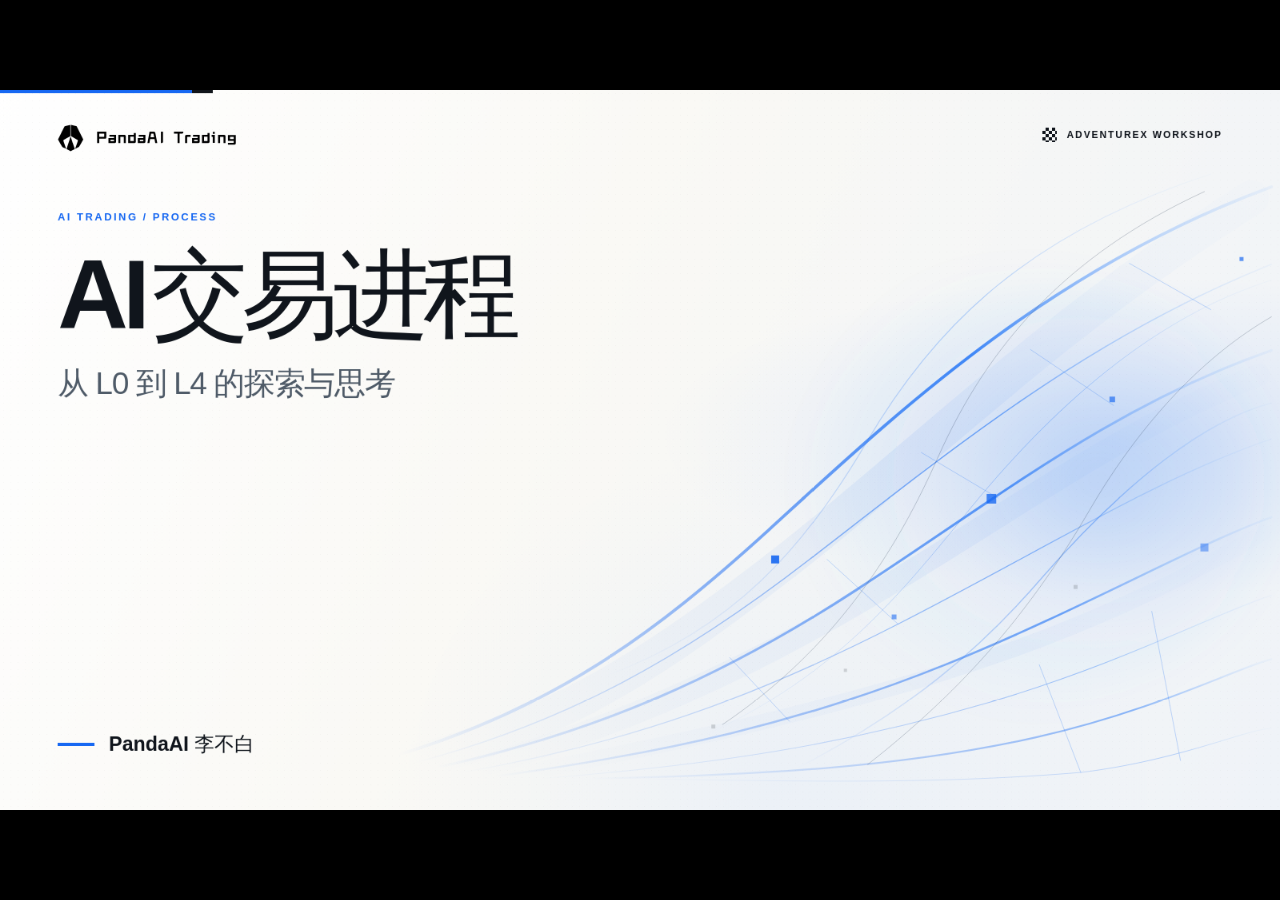
<file: pages/ai-trading-process-l0-l4/index.html>
<!doctype html>
<html lang="zh-CN">
<head>
  <meta charset="utf-8">
  <meta name="viewport" content="width=device-width,initial-scale=1">
  <title>PandaAI｜AI 交易进程：从 L0 到 L4 的探索与思考</title>
  <style>
    @font-face{font-family:Panda;src:url("./assets/fonts/Alibaba_PuHuiTi_2.0_55_Regular_55_Regular.v0Jvxhj3.ttf");font-weight:400}
    @font-face{font-family:Panda;src:url("./assets/fonts/Alibaba_PuHuiTi_2.0_65_Medium_65_Medium.CQXjKuOQ.ttf");font-weight:500}
    @font-face{font-family:Panda;src:url("./assets/fonts/Alibaba_PuHuiTi_2.0_75_SemiBold_75_SemiBold.RW9Dsu2O.ttf");font-weight:600}
    :root{--p:#f2f0eb;--ph:#faf9f5;--i:#11151b;--s:#59636e;--m:#8b939c;--l:#c8ccd1;--b:#1768f2;--bd:#0d4ecb;--bs:#dbe7fb;--w:#fff;--f:Panda,"PingFang SC","Microsoft YaHei",sans-serif}
    *{box-sizing:border-box}html,body{width:100%;height:100%;margin:0}body{overflow:hidden;background:#0b1016;font-family:var(--f);font-synthesis:none;text-rendering:geometricPrecision}deck-stage:not(:defined){visibility:hidden}
    section{position:relative;overflow:hidden;color:var(--i);background:linear-gradient(90deg,rgba(17,21,27,.026) 1px,transparent 1px) 0 0/80px 80px,linear-gradient(rgba(17,21,27,.022) 1px,transparent 1px) 0 0/80px 80px,linear-gradient(135deg,var(--ph),var(--p) 62%,#eef1f4)}
    section:before{content:"";position:absolute;inset:0;pointer-events:none;opacity:.18;background-image:radial-gradient(rgba(17,21,27,.22) .55px,transparent .7px);background-size:7px 7px;mix-blend-mode:multiply}
    section:after{content:"";position:absolute;left:0;right:0;top:0;height:5px;background:linear-gradient(90deg,var(--b) 0 31%,var(--i) 31% 34%,transparent 34%)}
    .id{position:absolute;left:72px;right:72px;top:34px;height:52px;display:flex;align-items:center;z-index:30}.id img{width:194px;height:32px;object-fit:contain;object-position:left center}.id .div{width:1px;height:24px;margin-left:24px;background:#11151b4d}.topic{margin-left:15px;font-size:14px;font-weight:500}.topic b{color:var(--b);font-weight:600}.tag{margin-left:auto;position:relative;height:34px;padding:0 18px 0 30px;display:flex;align-items:center;background:var(--i);color:#fff;font-size:12px;font-weight:600;letter-spacing:.12em;text-transform:uppercase}.tag:before{content:"";position:absolute;left:0;top:0;width:12px;height:34px;background:linear-gradient(45deg,#fff 25%,transparent 25% 75%,#fff 75%) 0 0/8px 8px,linear-gradient(45deg,#fff 25%,var(--i) 25% 75%,#fff 75%) 4px 4px/8px 8px}
    .meta{position:absolute;left:72px;right:72px;bottom:28px;height:30px;display:flex;align-items:flex-end;z-index:25}.meta .ctx{display:flex;align-items:center;gap:12px;color:var(--s);font-size:12px;font-weight:500;letter-spacing:.1em;text-transform:uppercase}.meta .ctx:before{content:"";width:48px;height:4px;background:var(--b)}.meta .num{margin-left:auto;display:flex;align-items:baseline;gap:9px;font-size:25px;line-height:1;font-weight:600}.meta small{color:var(--m);font-size:11px;font-weight:500;letter-spacing:.12em}
    .ey{display:flex;align-items:center;gap:10px;color:var(--s);font-size:13px;font-weight:600;letter-spacing:.13em;text-transform:uppercase}.ey:before{content:"";width:10px;height:10px;background:var(--b)}.head{position:absolute;left:72px;right:72px;top:118px;z-index:8}.head .ey{margin-bottom:18px}.head h1{margin:0;font-size:61px;line-height:1.08;font-weight:600;letter-spacing:-.048em}.soft{color:var(--s);font-weight:500}.blue{color:var(--b)}.black{background:var(--i);color:#fff}.bluebg{background:var(--b);color:#fff}.cut{clip-path:polygon(0 0,98% 0,100% 8%,100% 100%,0 100%)}.k{color:#8db8ff;font-size:13px;font-weight:600;letter-spacing:.13em;text-transform:uppercase}

    /* 01 cover — retained as low-priority placeholder */
    .p01 .id .div,.p01 .topic{display:none}.covercopy{position:absolute;left:72px;top:145px;width:740px}.covercopy .ey{margin-bottom:34px}.covercopy h1{margin:0;font-size:96px;line-height:.98;font-weight:600;letter-spacing:-.065em}.covercopy h1 span{display:block;margin-top:20px;color:var(--s);font-size:49px;line-height:1.08;font-weight:500;letter-spacing:-.035em}.speaker{position:absolute;left:72px;top:625px;padding-top:22px;width:555px;border-top:7px solid var(--i)}.speaker strong{display:block;font-size:28px}.speaker span{display:block;margin-top:9px;color:var(--s);font-size:18px}.coverfield{position:absolute;left:820px;top:118px;width:708px;height:632px;overflow:hidden;background:linear-gradient(145deg,#ffffff1a,transparent 44%),var(--b);color:#fff;clip-path:polygon(0 0,94% 0,100% 7%,100% 100%,0 100%)}.coverfield:before{content:"";position:absolute;left:-70px;top:286px;width:840px;height:8px;background:#ffffffdd;transform:rotate(-19deg)}.coverfield:after{content:"";position:absolute;left:375px;top:146px;width:32px;height:32px;background:#fff;transform:rotate(45deg);box-shadow:22px 22px 0 #ffffff33}.c0,.c4{position:absolute;font-size:156px;line-height:.82;font-weight:600;letter-spacing:-.075em}.c0{left:48px;top:58px;color:#ffffff47}.c4{right:46px;bottom:112px}.ct{position:absolute;left:0;right:0;bottom:0;height:94px;padding:0 46px;display:flex;align-items:center;background:var(--i);font-size:34px;font-weight:600}

    /* 02 system */
    .p02 .head h1 .pre{display:block;margin-bottom:4px;color:var(--s);font-size:34px;font-weight:500}.system{position:absolute;left:72px;top:346px;width:1456px;height:404px;padding:29px 38px;background:var(--i);color:#fff;overflow:hidden}.system:before{content:"SYSTEM";position:absolute;right:18px;top:-48px;color:#ffffff0d;font-size:220px;font-weight:600;letter-spacing:-.06em}.roles{position:absolute;left:38px;right:38px;top:86px;display:grid;grid-template-columns:repeat(6,1fr)}.roles span{position:relative;padding-left:22px;font-size:25px;font-weight:600}.roles span:before{content:"";position:absolute;left:0;top:8px;width:10px;height:10px;background:var(--b)}.loop{position:absolute;left:48px;right:58px;top:174px;height:104px;border-top:7px solid var(--b);border-right:7px solid var(--b);border-bottom:2px solid #ffffff52}.loop:before{content:"";position:absolute;left:-3px;bottom:-10px;width:18px;height:18px;border-left:5px solid #fff;border-bottom:5px solid #fff;transform:rotate(45deg)}.sysnote{position:absolute;left:38px;bottom:26px;font-size:25px;line-height:1.3;font-weight:500}.sysnote strong{color:#8db8ff}

    /* 03 two questions */
    .questions{position:absolute;left:72px;top:292px;width:1456px;height:462px;display:grid;grid-template-columns:1fr 1fr}.q{position:relative;padding:42px 46px}.q:first-child{border:1px solid #11151b44;background:#ffffff3b}.q:last-child{background:var(--b);color:#fff;clip-path:polygon(6% 0,100% 0,100% 100%,0 100%,0 9%)}.qnum{display:block;font-size:110px;line-height:.85;font-weight:600;letter-spacing:-.07em}.q:first-child .qnum{color:var(--i)}.q:last-child .qnum{color:#ffffff55}.q p{position:absolute;left:46px;right:44px;bottom:52px;margin:0;font-size:34px;line-height:1.34;font-weight:600}.q em{font-style:normal;color:var(--b)}.q:last-child em{color:#fff}

    /* 04 overview */
    .levels{position:absolute;left:72px;top:308px;width:1456px;height:470px;border-top:1px solid #11151b55;background:#ffffff38;display:grid;grid-template-columns:repeat(5,1fr);overflow:hidden}.levels:before{content:"";position:absolute;inset:auto 0 0;height:270px;background:#1768f217;clip-path:polygon(0 92%,20% 92%,20% 78%,40% 78%,40% 61%,60% 61%,60% 42%,80% 42%,80% 17%,100% 17%,100% 100%,0 100%)}.lv{position:relative;padding:27px 22px;border-left:1px solid #11151b2e;z-index:2}.lv:last-child{border-right:1px solid #11151b2e}.lv b{display:block;font-size:68px;line-height:.92;letter-spacing:-.06em}.lv:nth-child(n+3) b{color:var(--b)}.lv strong{display:block;margin-top:19px;font-size:22px;line-height:1.3}.lv p{margin:9px 0 0;color:var(--s);font-size:17px;line-height:1.38;font-weight:500}.lv small{position:absolute;left:22px;bottom:67px;color:var(--s);font-size:12px;font-weight:600;letter-spacing:.1em;text-transform:uppercase}.axes{position:absolute;left:0;right:0;bottom:0;height:70px;display:grid;grid-template-columns:repeat(3,1fr);background:var(--i);color:#fff}.axes span{display:flex;align-items:center;justify-content:center;gap:12px;font-size:20px;font-weight:600;border-right:1px solid #ffffff33}.axes span:before{content:"";width:10px;height:10px;background:var(--b)}

    /* 05 comparison */
    .compare{position:absolute;left:72px;top:296px;width:1456px;height:505px;display:grid;grid-template-columns:1fr 1fr}.side{position:relative;padding:34px 42px}.side:first-child{border:1px solid #11151b40;background:#ffffff42}.side:last-child{background:var(--b);color:#fff;clip-path:polygon(5% 0,100% 0,100% 100%,0 100%,0 8%)}.side b{display:block;font-size:90px;line-height:.9;letter-spacing:-.06em}.side small{display:block;margin-top:25px;color:var(--s);font-size:13px;font-weight:600;letter-spacing:.12em;text-transform:uppercase}.side:last-child small{color:#ffffffaa}.side p{margin:18px 0 0;font-size:26px;line-height:1.45;font-weight:600}.action{margin-top:27px;display:flex;align-items:center;gap:18px;font-size:23px;font-weight:600}.action .src{padding:12px 16px;background:#fff;color:var(--i)}.arrow{width:58px;height:7px;background:#fff;position:relative}.arrow:after{content:"";position:absolute;right:-2px;top:-7px;width:18px;height:18px;border-top:6px solid #fff;border-right:6px solid #fff;transform:rotate(45deg)}.conclusion{position:absolute;left:0;right:0;bottom:0;height:74px;padding:0 38px;display:flex;align-items:center;background:var(--i);color:#fff;font-size:24px;font-weight:600}.conclusion:before{content:"";width:66px;height:7px;margin-right:20px;background:var(--b)}

    /* 06 workflow */
    .workflow{position:absolute;left:72px;top:310px;width:1456px;height:270px;background:var(--i);color:#fff;padding:29px 38px}.workflow:before{content:"L2";position:absolute;right:30px;top:-32px;color:#ffffff0c;font-size:210px;font-weight:600}.steps{position:absolute;left:38px;right:38px;top:82px;display:grid;grid-template-columns:repeat(6,1fr);border-top:7px solid var(--b)}.steps span{min-height:92px;padding:20px 12px 0 0;font-size:20px;font-weight:600;border-right:1px solid #ffffff38}.skill{position:absolute;right:38px;bottom:-47px;width:630px;height:94px;padding:0 30px;display:flex;align-items:center;justify-content:space-between;background:var(--b);color:#fff;clip-path:polygon(4% 0,100% 0,100% 100%,0 100%,0 26%)}.skill strong{font-size:39px}.skill span{font-size:17px}.resp{position:absolute;left:72px;top:656px;width:1456px;display:grid;grid-template-columns:1fr 1fr;gap:70px}.resp div{padding-top:18px;border-top:6px solid var(--b)}.resp div:last-child{border-color:var(--i)}.resp strong{display:block;margin-bottom:9px;color:var(--b);font-size:25px}.resp div:last-child strong{color:var(--i)}.resp span{font-size:21px;font-weight:500}

    /* 07 L2 case */
    .case{position:absolute;left:72px;top:315px;width:1456px;height:430px;display:grid;grid-template-columns:1fr 1fr;gap:38px}.casecol{position:relative;padding:36px 40px}.casecol:first-child{background:var(--b);color:#fff}.casecol:last-child{background:var(--i);color:#fff;clip-path:polygon(5% 0,100% 0,100% 100%,0 100%,0 9%)}.casecol b{font-size:58px;line-height:1}.casecol small{display:block;margin-top:10px;color:#ffffff99;font-size:13px;font-weight:600;letter-spacing:.12em;text-transform:uppercase}.casecol ul{margin:48px 0 0;padding:0;list-style:none;display:grid;gap:18px}.casecol li{display:flex;align-items:center;gap:13px;font-size:24px;font-weight:500}.casecol li:before{content:"";width:9px;height:9px;background:#fff}.casefoot{position:absolute;left:72px;right:72px;top:760px;font-size:24px;font-weight:600}.casefoot strong{color:var(--b)}

    /* 08 continuous research */
    .research{position:absolute;left:72px;top:338px;width:1456px;height:412px;display:grid;grid-template-columns:1fr 330px}.rfield{position:relative;background:var(--b);color:#fff;overflow:hidden}.rfield:before{content:"CONTEXT";position:absolute;right:18px;top:-44px;color:#ffffff16;font-size:205px;font-weight:600;letter-spacing:-.06em}.rtitle{position:absolute;left:38px;top:26px;font-size:39px;font-weight:600}.agents{position:absolute;left:38px;right:38px;top:132px;display:grid;grid-template-columns:repeat(5,1fr);border-top:1px solid #ffffff66}.agents span{padding-top:22px;font-size:21px;font-weight:600}.agents span:after{content:"→";float:right;color:#ffffff77}.agents span:last-child:after{content:""}.rnote{position:absolute;left:38px;bottom:31px;font-size:24px;line-height:1.4;font-weight:600}.rnote small{display:block;margin-top:8px;color:#ffffffc2;font-size:18px;font-weight:500}.human{position:relative;background:var(--i);color:#fff;padding:38px}.human:before{content:"";position:absolute;left:0;top:0;bottom:0;width:8px;background:var(--b)}.human b{display:block;margin-top:28px;font-size:58px}.human p{margin:42px 0 0;font-size:20px;line-height:2.2;font-weight:500}

    /* 09 context decision */
    .decision{position:absolute;left:72px;top:304px;width:1456px;height:470px;display:grid;grid-template-columns:560px 1fr;gap:58px}.ask{position:relative;background:var(--i);color:#fff;padding:40px}.ask small{color:#8db8ff;font-size:13px;font-weight:600;letter-spacing:.13em;text-transform:uppercase}.ask b{display:block;margin-top:38px;font-size:56px;line-height:1.12}.ask span{position:absolute;left:40px;right:38px;bottom:34px;color:#ffffff90;font-size:17px;line-height:1.5}.evidence{display:grid;grid-template-rows:repeat(3,1fr)}.ev{position:relative;padding:26px 30px;border-top:1px solid #11151b55}.ev:first-child{border-top:7px solid var(--b)}.ev b{display:block;font-size:27px}.ev p{margin:9px 0 0;color:var(--s);font-size:19px;line-height:1.4}.ev:before{content:attr(data-n);position:absolute;right:12px;top:2px;color:#11151b0d;font-size:92px;font-weight:600}

    /* 10 permission */
    .permission{position:absolute;left:72px;top:306px;width:1456px;height:445px;display:grid;grid-template-columns:1fr 1fr}.perm{padding:34px 40px}.perm:first-child{background:var(--b);color:#fff}.perm:last-child{background:var(--i);color:#fff;clip-path:polygon(5% 0,100% 0,100% 100%,0 100%,0 9%)}.perm small{font-size:13px;color:#ffffffaa;font-weight:600;letter-spacing:.12em;text-transform:uppercase}.perm b{display:block;margin-top:16px;font-size:36px}.perm p{margin:32px 0 0;font-size:22px;line-height:1.75;font-weight:500}.guard{position:absolute;left:34px;right:34px;bottom:24px;padding-top:16px;border-top:1px solid #ffffff55;font-size:16px;line-height:1.6;color:#ffffffcc}.p10foot{position:absolute;left:72px;top:770px;font-size:21px;font-weight:600}.p10foot:before{content:"";display:inline-block;width:12px;height:12px;margin-right:13px;background:var(--b)}

    /* 11 alpha question */
    .p11{background:var(--i);color:#fff}.p11:before{opacity:.08;background-image:radial-gradient(#fff .55px,transparent .7px)}.p11:after{background:linear-gradient(90deg,var(--b) 0 58%,#fff 58% 59%,transparent 59%)}.p11 .id img{content:url("./assets/pandaai-trading-white.svg")}.p11 .id .div{background:#ffffff55}.p11 .topic{color:#fff}.p11 .tag{background:#fff;color:var(--i)}.questionhero{position:absolute;left:72px;right:90px;top:162px}.questionhero .ey{color:#9ebfff}.questionhero h1{margin:45px 0 0;max-width:1380px;font-size:78px;line-height:1.12;font-weight:600;letter-spacing:-.055em}.questionhero h1 em{font-style:normal;color:#79a8ff}.questionhero .pause{position:absolute;left:0;top:470px;width:930px;height:8px;background:linear-gradient(90deg,var(--b) 0 64%,#fff 64%)}.p11 .meta .ctx,.p11 .meta .num{color:#fff}.p11 .meta small{color:#ffffff88}

    /* 12 alpha shift */
    .shift{position:absolute;left:72px;top:300px;width:1456px;height:454px}.shiftmain{height:210px;display:flex;align-items:center;justify-content:center;gap:48px;background:#ffffff42;border:1px solid #11151b33}.shiftmain span{font-size:58px;font-weight:600}.shiftmain .from{color:var(--s)}.shiftmain .to{color:var(--b)}.shiftmain i{width:130px;height:8px;background:var(--i);position:relative}.shiftmain i:after{content:"";position:absolute;right:-2px;top:-10px;width:24px;height:24px;border-top:7px solid var(--i);border-right:7px solid var(--i);transform:rotate(45deg)}.chain{height:174px;margin-top:30px;padding:27px 38px;background:var(--i);color:#fff}.chainrow{display:grid;grid-template-columns:repeat(5,1fr);border-top:7px solid var(--b)}.chainrow span{padding-top:15px;font-size:20px;font-weight:600}.chainnote{margin-top:14px;color:#ffffffbb;font-size:16px;line-height:1.45}

    /* 13 three differences */
    .three{position:absolute;left:72px;top:300px;width:1456px;height:480px;display:grid;grid-template-rows:repeat(3,1fr);border-top:7px solid var(--b)}.threerow{display:grid;grid-template-columns:100px 260px 420px 1fr;align-items:center;border-bottom:1px solid #11151b3b}.threerow:nth-child(2){background:#1768f20d}.threerow b{font-size:52px;color:var(--b);letter-spacing:-.05em}.threerow h2{margin:0;font-size:31px}.threerow p{margin:0;color:var(--s);font-size:19px;line-height:1.4;font-weight:500}.threerow span{font-size:18px;line-height:1.5;font-weight:500}.threerow>*{padding-left:26px}

    /* 14 compression */
    .compress{position:absolute;left:72px;top:305px;width:1456px;height:450px;display:grid;grid-template-columns:1fr 1fr;gap:34px}.comp{position:relative;padding:38px 42px}.comp:first-child{background:var(--i);color:#fff}.comp:last-child{background:var(--b);color:#fff;clip-path:polygon(5% 0,100% 0,100% 100%,0 100%,0 9%)}.comp small{color:#ffffff99;font-size:13px;font-weight:600;letter-spacing:.12em}.comp b{display:block;margin-top:24px;font-size:39px}.comp p{margin:38px 0 0;font-size:24px;line-height:1.5}.compmark{position:absolute;right:32px;bottom:20px;font-size:82px;color:#ffffff18;font-weight:600}.compfoot{position:absolute;left:72px;top:776px;font-size:21px;font-weight:600}

    /* 15 foundation */
    .why{position:absolute;left:72px;top:286px;width:1456px;font-size:25px;line-height:1.4;font-weight:500}.foundation{position:absolute;left:72px;top:385px;width:1456px;height:365px;background:var(--i);color:#fff;padding:28px 38px}.foundation:before{content:"L2";position:absolute;right:28px;top:-36px;color:#ffffff0d;font-size:220px;font-weight:600}.flayer{position:relative;height:102px;display:grid;grid-template-columns:240px 1fr;align-items:center;border-top:1px solid #ffffff33;z-index:2}.flayer:first-child{border-top:7px solid var(--b)}.flayer b{font-size:28px}.flayer span{font-size:20px;color:#ffffffc9;word-spacing:10px}

    /* 16 bridge */
    .bridge{position:absolute;left:72px;top:307px;width:1456px;height:455px;display:grid;grid-template-columns:1fr 1fr}.stage{position:relative;padding:38px 42px}.stage:first-child{background:var(--b);color:#fff}.stage:nth-child(2){background:var(--i);color:#fff;clip-path:polygon(7% 0,100% 0,100% 100%,0 100%,0 10%)}.stage b{font-size:86px;line-height:.9}.stage h2{margin:25px 0 0;font-size:31px}.stage p{margin:26px 0 0;font-size:21px;line-height:1.7;color:#ffffffd0}.contextbridge{position:absolute;left:50%;top:175px;width:180px;height:74px;margin-left:-90px;display:flex;align-items:center;justify-content:center;background:#fff;color:var(--i);font-size:21px;font-weight:600;z-index:4;box-shadow:0 0 0 8px #f2f0eb}.bridgefoot{position:absolute;left:72px;top:780px;font-size:20px;font-weight:600}

    /* 17 ending */
    .p17{background:var(--b);color:#fff}.p17:before{opacity:.1;background-image:radial-gradient(#fff .55px,transparent .7px)}.p17:after{background:linear-gradient(90deg,#fff 0 32%,var(--i) 32% 35%,transparent 35%)}.p17 .id img{content:url("./assets/pandaai-trading-white.svg")}.p17 .id .div{background:#ffffff66}.p17 .topic{color:#fff}.p17 .topic b{color:#fff}.p17 .tag{background:var(--i)}.p17 .meta .ctx,.p17 .meta .num{color:#fff}.p17 .meta small{color:#ffffff9b}.ending{position:absolute;left:72px;right:72px;top:142px}.ending h1{margin:0;width:1280px;font-size:76px;line-height:1.1;font-weight:600;letter-spacing:-.055em}.endloop{position:absolute;left:0;right:0;top:265px;height:130px;border-top:8px solid #fff;border-right:8px solid #fff;border-bottom:2px solid #ffffff88;display:grid;grid-template-columns:repeat(6,1fr);padding-top:28px}.endloop span{font-size:23px;font-weight:600}.endcopy{position:absolute;left:0;top:458px;width:920px;font-size:25px;line-height:1.55;font-weight:500}.endbrand{position:absolute;right:0;top:458px;width:410px;padding:31px 34px;background:var(--i);font-size:23px;line-height:1.5;font-weight:600}

    /* O11 — whole-deck calibration: typography, colour weight and cross-page breathing */
    :root{--air:#e8f0fc;--ice:#dbe8fb;--paper:#f7f6f2;--blueink:#0d54c7}
    body{-webkit-font-smoothing:antialiased;font-kerning:normal;text-rendering:optimizeLegibility}
    section:not(.p11):not(.p17){background:
      linear-gradient(90deg,rgba(17,21,27,.022) 1px,transparent 1px) 0 0/80px 80px,
      linear-gradient(rgba(17,21,27,.019) 1px,transparent 1px) 0 0/80px 80px,
      radial-gradient(circle at 88% 10%,rgba(23,104,242,.065),transparent 28%),
      radial-gradient(circle at 12% 96%,rgba(255,255,255,.86),transparent 35%),
      linear-gradient(135deg,#fbfaf6,var(--p) 64%,#edf1f6)}
    section:before{opacity:.13}
    .head h1{letter-spacing:-.035em}
    .meta .num{font-size:23px}
    .tag{box-shadow:0 9px 24px rgba(17,21,27,.08)}
    .system,.research,.foundation{box-shadow:0 18px 50px rgba(17,21,27,.08)}
    .skill,.contextbridge,.endbrand{box-shadow:0 16px 36px rgba(17,21,27,.13)}

    .p03 .head h1{font-size:66px}
    .p04 .head h1{font-size:59px}
    .p05 .head h1{font-size:65px}
    .p07 .head h1{font-size:58px;line-height:1.07}
    .p08 .head h1{font-size:58px;line-height:1.06}
    .p09 .head h1{font-size:60px}
    .p10 .head h1{font-size:59px}
    .p12 .head h1{font-size:58px}
    .p13 .head h1{font-size:64px}
    .p14 .head h1{font-size:58px}
    .p15 .head h1{font-size:70px}
    .p16 .head h1{font-size:57px}

    .p05 .head .blue,.p13 .head .blue,.p14 .head .blue{position:relative;display:inline-block;color:var(--i)}
    .p05 .head .blue:after,.p13 .head .blue:after,.p14 .head .blue:after{content:"";position:absolute;left:0;right:0;bottom:-9px;height:7px;background:var(--b);transform-origin:left center}

    .p05 .compare{top:294px;height:507px;grid-template-columns:.94fr 1.06fr;gap:24px}
    .p05 .side:first-child{border:0;border-top:7px solid var(--i);background:#ffffff4d}
    .p05 .side:nth-child(2){background:linear-gradient(135deg,#ffffffa8,transparent 55%),var(--air);color:var(--i);clip-path:polygon(5% 0,100% 0,100% 100%,0 100%,0 8%);border-top:7px solid var(--b)}
    .p05 .side:nth-child(2) b{color:var(--b)}
    .p05 .side:nth-child(2) small{color:var(--blueink)}
    .p05 .action{margin-top:30px}
    .p05 .action .src{background:var(--i);color:#fff}
    .p05 .arrow{background:var(--b)}
    .p05 .arrow:after{border-color:var(--b);border-left:0;border-bottom:0}
    .p05 .conclusion{height:72px;background:var(--i)}

    .p07 .case{gap:26px}
    .p07 .casecol:first-child{background:linear-gradient(145deg,#ffffff9c,transparent 58%),var(--air);color:var(--i);border-top:7px solid var(--b)}
    .p07 .casecol:last-child{background:#ffffff52;color:var(--i);clip-path:none;border-top:7px solid var(--i);box-shadow:inset 0 0 0 1px #11151b20}
    .p07 .casecol small{color:var(--s)}
    .p07 .casecol:first-child small{color:var(--blueink)}
    .p07 .casecol li:before{background:var(--b)}
    .p07 .casecol:last-child li:before{background:var(--i)}

    .p10 .permission{grid-template-columns:1.12fr .88fr}
    .p10 .perm:first-child{background:linear-gradient(145deg,#ffffffb8,transparent 60%),var(--air);color:var(--i);border-top:7px solid var(--b)}
    .p10 .perm:first-child small{color:var(--blueink)}
    .p10 .perm:first-child b{color:var(--blueink)}
    .p10 .perm:first-child .guard{color:var(--s);border-color:#11151b3d}

    .p12 .chain{background:linear-gradient(90deg,#ffffff7a,transparent),var(--air);color:var(--i);border:1px solid #11151b24}
    .p12 .chainnote{color:var(--s)}

    .p14 .compress{grid-template-columns:.96fr 1.04fr}
    .p14 .comp:last-child{background:linear-gradient(145deg,#ffffffa8,transparent 58%),var(--air);color:var(--i);border-top:7px solid var(--b)}
    .p14 .comp:last-child small{color:var(--blueink)}
    .p14 .comp:last-child .compmark{color:#1768f21f}

    .p15 .why{font-size:23px;letter-spacing:-.012em}
    .p15 .foundation{background:linear-gradient(105deg,#11151b 0 74%,#151c26 74% 100%)}
    .p16 .contextbridge{box-shadow:0 0 0 8px #f2f0eb,0 18px 42px rgba(17,21,27,.16)}

    /* O12 — targeted refinement: structure pages, distant reading and final-act progression */
    .p04 .axes{height:70px;background:#f8f9fbde;color:var(--i);border-top:7px solid var(--i);box-shadow:0 -14px 34px rgba(17,21,27,.05)}
    .p04 .axes span{border-right:1px solid #11151b28}
    .p04 .axes span:before{background:var(--b)}

    .p06 .workflow{background:linear-gradient(110deg,#10151c 0 73%,#151d27 73% 100%)}
    .p06 .steps{top:108px;border-top:2px solid #ffffff4d}
    .p06 .steps:before{content:"";position:absolute;left:0;top:-4px;width:100%;height:6px;background:var(--b)}
    .p06 .steps span{position:relative;min-height:92px;padding:29px 12px 0 0;border-right:0;font-size:21px}
    .p06 .steps span:before{content:"";position:absolute;left:0;top:-8px;width:14px;height:14px;background:var(--b);box-shadow:0 0 0 5px #111820}
    .p06 .skill{width:560px;background:linear-gradient(135deg,#fff,transparent 62%),var(--air);color:var(--i);border-top:7px solid var(--b)}
    .p06 .skill strong{color:var(--b)}
    .p06 .skill span{color:var(--s);font-weight:600}

    .p09 .decision{grid-template-columns:610px 1fr;gap:44px}
    .p09 .ask span{font-size:18px;line-height:1.6;color:#ffffffb8}
    .p09 .ev{padding-left:34px}
    .p09 .ev p{font-size:20px;color:#46515d}

    .p12 .chain{height:184px;padding-top:27px}
    .p12 .chainnote{font-size:17px;line-height:1.5;color:#46515d}

    .p13 .threerow{grid-template-columns:100px 280px 430px 1fr}
    .p13 .threerow p{font-size:20px;color:#46515d}
    .p13 .threerow span{font-size:18px;line-height:1.55}

    .p15 .why{font-size:24px}
    .p15 .flayer{grid-template-columns:250px 1fr}
    .p15 .flayer span{font-size:21px}

    .p16 .bridge{grid-template-columns:58% 42%}
    .p16 .contextbridge{left:58%;top:-22px;width:160px;height:52px;margin-left:-80px;font-size:18px}
    .p16 .stage:first-child{padding-right:130px}
    .p16 .stage:nth-child(2){padding-left:68px}

    .p17 .endcopy{font-size:27px;line-height:1.52}
    .p17 .endbrand{font-size:24px}

    /* O15 — stage bookends rebuilt as a computational field, not a symbolic object */
    .p01 .id,.p01 .meta,.p17 .id,.p17 .meta{display:none}
    .book15-brand{position:absolute;left:72px;top:40px;width:224px;height:40px;display:flex;align-items:center;z-index:20}
    .book15-brand img{display:block;width:224px;height:36px;object-fit:contain;object-position:left center}
    .book15-event{position:absolute;right:72px;top:47px;display:flex;align-items:center;gap:13px;font-size:12px;line-height:1;font-weight:600;letter-spacing:.16em;text-transform:uppercase;z-index:20}
    .book15-event i{width:18px;height:18px;background:conic-gradient(currentColor 0 25%,transparent 0 50%,currentColor 0 75%,transparent 0) 0 0/8px 8px}

    section.p01.p01{background:
      radial-gradient(ellipse at 89% 48%,rgba(42,119,248,.105),transparent 30%),
      radial-gradient(ellipse at 61% 96%,rgba(140,185,255,.09),transparent 34%),
      linear-gradient(115deg,rgba(255,255,255,.97),rgba(250,249,245,.98) 43%,rgba(239,243,248,.98) 100%);
      color:#10151c}
    .p01:before{opacity:.11;background-image:radial-gradient(rgba(17,21,27,.28) .45px,transparent .62px);background-size:9px 9px;mix-blend-mode:multiply}
    .p01:after{height:4px;background:linear-gradient(90deg,#1768f2 0 15%,#11151b 15% 16.6%,transparent 16.6%)}
    .cover15{position:absolute;inset:0}
    .cover15-title{position:absolute;left:72px;top:151px;width:1030px;z-index:8}
    .cover15-title:before{content:"AI TRADING / PROCESS";display:block;margin-bottom:31px;color:#1768f2;font-size:13px;font-weight:600;letter-spacing:.19em}
    .cover15-title h1{display:flex;align-items:baseline;margin:0;font-size:122px;line-height:.98;font-weight:500;letter-spacing:-.072em}
    .cover15-title h1 b{margin-right:.07em;font-weight:600;letter-spacing:-.055em}
    .cover15-title h1 span{font-weight:500}
    .cover15-title p{margin:28px 0 0;color:#4f5b68;font-size:39px;line-height:1.14;font-weight:500;letter-spacing:-.033em}
    .cover15-field{position:absolute;left:302px;top:105px;width:1298px;height:758px;z-index:2;pointer-events:none}
    .cover15-field svg{display:block;width:100%;height:100%;overflow:visible}
    .cover15-speaker{position:absolute;left:72px;bottom:68px;display:grid;grid-template-columns:46px auto;column-gap:18px;align-items:center;z-index:9}
    .cover15-speaker:before{content:"";width:46px;height:4px;background:#1768f2}
    .cover15-speaker strong{font-size:25px;line-height:1.15;font-weight:600}
    .cover15-speaker span{grid-column:2;margin-top:8px;color:#66717c;font-size:15px;line-height:1.2;font-weight:500;letter-spacing:.02em}

    section.p17.p17{background:
      radial-gradient(ellipse at 88% 48%,rgba(27,102,240,.19),transparent 31%),
      radial-gradient(ellipse at 60% 110%,rgba(31,92,196,.13),transparent 34%),
      linear-gradient(128deg,#111822 0,#0a1018 52%,#060a10 100%);
      color:#fff}
    .p17:before{opacity:.12;background-image:radial-gradient(rgba(255,255,255,.26) .44px,transparent .62px);background-size:9px 9px;mix-blend-mode:screen}
    .p17:after{height:4px;background:linear-gradient(90deg,#fff 0 10%,#1768f2 10% 17%,transparent 17%)}
    .p17 .book15-event{color:#fff}
    .close15{position:absolute;inset:0;z-index:5}
    .close15-title{position:absolute;left:72px;top:136px;width:1070px;margin:0;z-index:7;letter-spacing:-.06em}
    .close15-pre,.close15-main,.close15-thesis{display:block}
    .close15-pre{margin-bottom:13px;color:#9faab6;font-size:34px;line-height:1.15;font-weight:500;letter-spacing:-.025em}
    .close15-main{font-size:108px;line-height:.99;font-weight:600}
    .close15-thesis{margin-top:20px;color:#f5f7fa;font-size:63px;line-height:1.1;font-weight:500;letter-spacing:-.042em}
    .close15-thesis em{margin-right:16px;font-style:normal;font-weight:600}
    .close15-thesis em:before{content:"";display:inline-block;width:39px;height:4px;margin-right:18px;background:#4389fa;transform:translateY(-14px)}
    .close15-field{position:absolute;inset:0;z-index:1;pointer-events:none}
    .close15-field svg{display:block;width:100%;height:100%;overflow:hidden}
    .close15-copy{position:absolute;left:72px;top:527px;width:710px;color:#b9c3ce;font-size:24px;line-height:1.62;font-weight:500;z-index:7}
    .close15-signature{position:absolute;left:72px;top:714px;padding-left:62px;color:#f4f7fa;font-size:27px;line-height:1.35;font-weight:500;z-index:7}
    .close15-signature:before{content:"";position:absolute;left:0;top:16px;width:43px;height:4px;background:#4389fa}
    .close15-signature strong{color:#75a9fb;font-weight:600}
    .close15-cycle{position:absolute;right:72px;bottom:39px;display:flex;align-items:center;color:#ffffff70;font-size:13px;font-weight:500;letter-spacing:.09em;white-space:nowrap;z-index:7}
    .close15-cycle span+span:before{content:"/";margin:0 17px;color:#5d98f6}

    @media(prefers-reduced-motion:no-preference){
      .p01[data-deck-active] .cover15-traces{animation:o15FieldOpen 10s ease-in-out infinite}
      .p17[data-deck-active] .close15-traces{animation:o15FieldClose 12s ease-in-out infinite}
      .p17[data-deck-active] .close15-flow{animation:o15FieldFlow 15s linear infinite}
    }
    @keyframes o15FieldOpen{0%,100%{transform:translate(0,0)}50%{transform:translate(-5px,4px)}}
    @keyframes o15FieldClose{0%,100%{transform:translate(0,0)}50%{transform:translate(5px,-3px)}}
    @keyframes o15FieldFlow{to{stroke-dashoffset:-260}}

    @media(prefers-reduced-motion:no-preference){[data-deck-active] .id,[data-deck-active] .meta,[data-deck-active] .ey{animation:up .5s both}[data-deck-active] h1{animation:up .64s .08s both}[data-deck-active] main>div:not(.head):not(.covercopy){animation:up .62s .18s both}}@keyframes up{from{opacity:0;transform:translateY(18px)}to{opacity:1;transform:none}}
    @media print{@page{size:1600px 900px;margin:0}html,body{width:1600px;height:auto;overflow:visible;background:#fff}deck-stage{display:block;width:1600px;height:auto}deck-stage>section{position:relative!important;width:1600px!important;height:900px!important;break-after:page;opacity:1!important;visibility:visible!important}}
  </style>
</head>
<body>
<deck-stage width="1600" height="900" no-rail>
  <section class="p01" data-label="E2-01 封面">
    <div class="book15-brand"><img src="./assets/pandaai-trading-black.svg" alt="PandaAI Trading"></div>
    <div class="book15-event"><i aria-hidden="true"></i><span>AdventureX Workshop</span></div>
    <main class="cover15">
      <div class="cover15-title"><h1><b>AI</b><span>交易进程</span></h1><p>从 L0 到 L4 的探索与思考</p></div>
      <div class="cover15-field" aria-hidden="true">
        <svg viewBox="0 0 1300 760" role="presentation">
          <defs>
            <linearGradient id="o15-open-trace" x1="0" y1="1" x2="1" y2="0">
              <stop offset="0" stop-color="#1768f2" stop-opacity="0"/>
              <stop offset=".32" stop-color="#1768f2" stop-opacity=".5"/>
              <stop offset=".68" stop-color="#2f7df7" stop-opacity=".94"/>
              <stop offset="1" stop-color="#8abbff" stop-opacity=".12"/>
            </linearGradient>
            <linearGradient id="o15-open-trace-soft" x1="0" y1="1" x2="1" y2="0">
              <stop offset="0" stop-color="#0e54d2" stop-opacity="0"/>
              <stop offset=".58" stop-color="#1768f2" stop-opacity=".2"/>
              <stop offset="1" stop-color="#75afff" stop-opacity=".04"/>
            </linearGradient>
            <radialGradient id="o15-open-haze" cx=".68" cy=".48" r=".58">
              <stop offset="0" stop-color="#2475f3" stop-opacity=".22"/>
              <stop offset=".56" stop-color="#3a85f6" stop-opacity=".06"/>
              <stop offset="1" stop-color="#3a85f6" stop-opacity="0"/>
            </radialGradient>
            <filter id="o15-open-blur" x="-30%" y="-30%" width="160%" height="160%">
              <feGaussianBlur stdDeviation="28"/>
            </filter>
          </defs>
          <ellipse cx="955" cy="395" rx="330" ry="265" fill="url(#o15-open-haze)" filter="url(#o15-open-blur)"/>
          <g class="cover15-traces" fill="none" stroke-linecap="round">
            <g stroke="url(#o15-open-trace-soft)">
              <path d="M210 738C398 693 521 610 682 485C846 358 1013 188 1265 30" stroke-width="44" opacity=".38"/>
              <path d="M268 752C460 697 612 632 783 531C964 424 1103 319 1274 252" stroke-width="28" opacity=".3"/>
              <path d="M332 755C520 718 687 683 866 629C1037 577 1172 513 1280 449" stroke-width="20" opacity=".22"/>
            </g>
            <g stroke="url(#o15-open-trace)">
              <path d="M196 728C391 668 515 578 660 446C820 300 1010 119 1290 16" stroke-width="3.8" opacity=".96"/>
              <path d="M216 738C408 687 552 606 711 483C890 345 1058 206 1290 113" stroke-width="1.5" opacity=".72"/>
              <path d="M243 744C448 699 606 628 770 521C947 406 1092 290 1290 221" stroke-width="3.1" opacity=".84"/>
              <path d="M276 750C486 713 644 655 822 564C997 475 1146 381 1290 332" stroke-width="1.3" opacity=".58"/>
              <path d="M317 755C534 725 702 687 881 615C1052 546 1189 467 1290 430" stroke-width="2.6" opacity=".73"/>
              <path d="M371 758C587 741 753 716 937 662C1104 613 1226 548 1290 528" stroke-width="1.1" opacity=".46"/>
              <path d="M433 758C642 754 825 744 995 706C1143 673 1252 617 1290 608" stroke-width="2.2" opacity=".58"/>
              <path d="M506 758C720 762 884 764 1051 750C1176 735 1263 694 1290 695" stroke-width="1" opacity=".35"/>
              <path d="M450 631C616 572 707 465 782 337C870 186 990 73 1214 0" stroke-width="1.2" opacity=".35"/>
              <path d="M578 704C731 635 812 543 902 432C1016 290 1144 179 1290 133" stroke-width="1" opacity=".42"/>
              <path d="M693 746C836 672 925 596 1004 504C1110 383 1209 308 1290 287" stroke-width="1.4" opacity=".48"/>
            </g>
            <g stroke="#0b1e3a" stroke-opacity=".22">
              <path d="M602 690C728 605 811 493 872 355C934 216 1032 102 1206 22" stroke-width="1"/>
              <path d="M784 740C909 642 991 543 1061 423C1129 306 1210 225 1290 179" stroke-width="1"/>
            </g>
            <g stroke="#1768f2" stroke-opacity=".25" stroke-width="1">
              <path d="M611 606L686 686"/>
              <path d="M733 483L822 564"/>
              <path d="M851 349L947 406"/>
              <path d="M988 220L1092 290"/>
              <path d="M1112 112L1214 170"/>
              <path d="M999 615L1051 750"/>
              <path d="M1140 548L1176 735"/>
            </g>
          </g>
          <g fill="#1768f2">
            <rect x="663" y="478" width="10" height="10" opacity=".9"/>
            <rect x="814" y="552" width="6" height="6" opacity=".56"/>
            <rect x="933" y="401" width="12" height="12" opacity=".78"/>
            <rect x="1087" y="279" width="7" height="7" opacity=".66"/>
            <rect x="1201" y="463" width="10" height="10" opacity=".46"/>
            <rect x="1250" y="104" width="5" height="5" opacity=".68"/>
          </g>
          <g fill="#10151c" opacity=".16">
            <rect x="588" y="690" width="5" height="5"/>
            <rect x="754" y="620" width="4" height="4"/>
            <rect x="1042" y="515" width="5" height="5"/>
          </g>
        </svg>
      </div>
      <div class="cover15-speaker"><strong>PandaAI 李不白</strong></div>
    </main>
  </section>

  <section class="p02" data-label="E2-02 从一次任务进入完整流程">
    <header class="id"><img src="./assets/pandaai-trading-black.svg" alt=""><i class="div"></i><span class="topic"><b>AI 交易进程</b> · System</span><span class="tag">AdventureX Workshop</span></header>
    <main><div class="head"><div class="ey">Practice · Continuous System</div><h1><span class="pre">我们在实践里看到，</span>AI 正在从一次任务进入<span class="blue">更完整的交易流程</span></h1></div><div class="system cut"><div class="k">One Continuous Research Cycle</div><div class="roles"><span>数据</span><span>研究</span><span>风控</span><span>执行</span><span>复盘</span><span>下一轮研究</span></div><div class="loop"></div><div class="sysnote">交易不是一次回答，<strong>而是一套持续运行、不断反馈的系统。</strong></div></div></main>
    <footer class="meta"><span class="ctx">From Task to System</span><span class="num">02 <small>/ 17 · E2—02</small></span></footer>
  </section>

  <section class="p03" data-label="E2-03 两个问题">
    <header class="id"><img src="./assets/pandaai-trading-black.svg" alt=""><i class="div"></i><span class="topic"><b>AI 交易进程</b> · Questions</span><span class="tag">AdventureX Workshop</span></header>
    <main><div class="head"><div class="ey">Today · Two Questions</div><h1>所以今天，我想和大家讨论<span class="blue">两个问题</span></h1></div><div class="questions"><article class="q"><span class="qnum">01</span><p>当 AI 进入交易，<br>它在整套系统里究竟走到了<em>哪一步？</em></p></article><article class="q"><span class="qnum">02</span><p>当这些能力逐渐普及，<br>未来的超额收益（Alpha）<br>还会来自哪里？</p></article></div></main>
    <footer class="meta"><span class="ctx">Position / Alpha</span><span class="num">03 <small>/ 17 · E2—03</small></span></footer>
  </section>

  <section class="p04" data-label="E2-04 L0—L4 总览">
    <header class="id"><img src="./assets/pandaai-trading-black.svg" alt=""><i class="div"></i><span class="topic"><b>AI 交易进程</b> · L0—L4</span><span class="tag">AdventureX Workshop</span></header>
    <main><div class="head"><div class="ey">Overview · Position Shift</div><h1>我们用 L0—L4，整理 AI 在交易系统里的<span class="blue">位置变化</span></h1></div><div class="levels"><article class="lv"><b>L0</b><strong>纯人工投研</strong><p>人完成全部研究与交易</p><small>Human-led</small></article><article class="lv"><b>L1</b><strong>Prompt + LLM</strong><p>AI 首次参与交易<br>AlphaArena 是这一阶段的标志性事件</p><small>Task</small></article><article class="lv"><b>L2</b><strong>复杂投研与交易执行</strong><p>可 SOP 的流程被 Agent 替代<br>例如 Factor Agent 和因子挖掘 Agent</p><small>Workflow</small></article><article class="lv"><b>L3</b><strong>AI 参与深度思考</strong><p>多 Agent 共享 Context，在连续研究中协同迭代、自进化，并参与市场博弈</p><small>Context</small></article><article class="lv"><b>L4</b><strong>全自主 Agent</strong><p>Agent 参与资管、投研和交易，人只做约束与动态风控</p><small>Decision</small></article><div class="axes"><span>AI 能做什么</span><span>能进入哪里</span><span>哪些权责仍由人掌握</span></div></div></main>
    <footer class="meta"><span class="ctx">Capability / Position / Authority</span><span class="num">04 <small>/ 17 · E2—04</small></span></footer>
  </section>

  <section class="p05" data-label="E2-05 L0 到 L1">
    <header class="id"><img src="./assets/pandaai-trading-black.svg" alt=""><i class="div"></i><span class="topic"><b>AI 交易进程</b> · L0 → L1</span><span class="tag">AdventureX Workshop</span></header>
    <main><div class="head"><div class="ey">L0 → L1 · Action</div><h1>最初的变化很直接：<span class="blue">AI 开始参与交易</span></h1></div><div class="compare"><article class="side"><b>L0</b><small>Pure Human Research</small><p>数据、因子、回测、仓位与下单，<br>均由人完成</p></article><article class="side"><b>L1</b><small>Prompt + LLM</small><div class="action"><span class="src">人的想法</span><i class="arrow"></i><span>转化为代码<br>如 Claude Code / Codex</span></div></article><div class="conclusion">AI 能完成动作，但目标、规则和下一步仍由人给出。</div></div></main>
    <footer class="meta"><span class="ctx">Human Goal / AI Action</span><span class="num">05 <small>/ 17 · E2—05</small></span></footer>
  </section>

  <section class="p06" data-label="E2-06 L2 标准化流程">
    <header class="id"><img src="./assets/pandaai-trading-black.svg" alt=""><i class="div"></i><span class="topic"><b>AI 交易进程</b> · L2</span><span class="tag">AdventureX Workshop</span></header>
    <main><div class="head"><div class="ey">L2 · Standardized Workflow</div><h1>当一次次任务被接成流程，AI 才开始<span class="blue">走向 L2</span></h1></div><div class="workflow"><div class="k">Research Workflow</div><div class="steps"><span>数据处理</span><span>因子挖掘</span><span>建模与回测</span><span>组合优化</span><span>风险控制</span><span>执行</span></div><div class="skill"><strong>Skills</strong><span>复用｜组合｜调用</span></div></div><div class="resp"><div><strong>AI</strong><span>承担可以被 SOP 化的工作</span></div><div><strong>人</strong><span>掌握研究目标、交易规则、权限与确认</span></div></div></main>
    <footer class="meta"><span class="ctx">Workflow / Skills / Boundary</span><span class="num">06 <small>/ 17 · E2—06</small></span></footer>
  </section>

  <section class="p07" data-label="E2-07 因子挖掘 Agent 仍在 L2">
    <header class="id"><img src="./assets/pandaai-trading-black.svg" alt=""><i class="div"></i><span class="topic"><b>AI 交易进程</b> · L2 Case</span><span class="tag">AdventureX Workshop</span></header>
    <main><div class="head"><div class="ey">L2 · Case Question</div><h1>一个因子挖掘 Agent 已经做了很多工作，<br><span class="blue">为什么我们仍把它放在 L2？</span></h1></div><div class="case"><article class="casecol"><b>AI</b><small>Completes the Work</small><ul><li>生成公式或因子</li><li>根据检验结果继续优化</li></ul></article><article class="casecol"><b>人</b><small>Decides the Research Route</small><ul><li>设计检验方式</li><li>留存实验轨迹</li><li>决定研究路线是否调整</li></ul></article></div><div class="casefoot">在这类分工里，Agent 替代的仍然主要是<strong>执行力</strong>。</div></main>
    <footer class="meta"><span class="ctx">Execution / Research Route</span><span class="num">07 <small>/ 17 · E2—07</small></span></footer>
  </section>

  <section class="p08" data-label="E2-08 L3 让研究连续发生">
    <header class="id"><img src="./assets/pandaai-trading-black.svg" alt=""><i class="div"></i><span class="topic"><b>AI 交易进程</b> · L3</span><span class="tag">AdventureX Workshop</span></header>
    <main><div class="head"><div class="ey">L3 · Continuous Research</div><h1>到了 L3，AI 开始参与<span class="blue">深度思考与市场博弈</span></h1></div><div class="research"><div class="rfield"><div class="rtitle">共享 Context 与 Memory</div><div class="agents"><span>数据 Agent</span><span>投研 Agent</span><span>风控 Agent</span><span>执行 Agent</span><span>复盘 Agent</span></div><div class="rnote">保留过去的实验、选择和反馈<small>让结果进入下一轮研究，形成协同迭代和自进化</small></div></div><aside class="human"><span class="k">Human · Control</span><b>人</b><p>系统设计<br>约束制定<br>最终确权</p></aside></div></main>
    <footer class="meta"><span class="ctx">Shared Context / Next Research Cycle</span><span class="num">08 <small>/ 17 · E2—08</small></span></footer>
  </section>

  <section class="p09" data-label="E2-09 连续 Context">
    <header class="id"><img src="./assets/pandaai-trading-black.svg" alt=""><i class="div"></i><span class="topic"><b>AI 交易进程</b> · Context</span><span class="tag">AdventureX Workshop</span></header>
    <main><div class="head"><div class="ey">Context · Research Judgement</div><h1>一张回测，回答不了<span class="blue">“这个模型要不要继续运行”</span></h1></div><div class="decision"><div class="ask"><small>Decision in Context</small><b>继续运行<br>这个模型？</b><span>AI 要参与这类判断，系统必须保留、调用并更新一段连续的 Context。</span></div><div class="evidence"><article class="ev" data-n="01"><b>研究结果</b><p>回测结果｜策略回撤｜IC（信息系数）变化</p></article><article class="ev" data-n="02"><b>市场位置</b><p>具体资产与市场状态</p></article><article class="ev" data-n="03"><b>连续经验</b><p>既有模型与长期经验</p></article></div></div></main>
    <footer class="meta"><span class="ctx">Keep / Call / Update Context</span><span class="num">09 <small>/ 17 · E2—09</small></span></footer>
  </section>

  <section class="p10" data-label="E2-10 L4 权限边界">
    <header class="id"><img src="./assets/pandaai-trading-black.svg" alt=""><i class="div"></i><span class="topic"><b>AI 交易进程</b> · L4</span><span class="tag">AdventureX Workshop</span></header>
    <main><div class="head"><div class="ey">L4 · Authority Boundary</div><h1>再往前，决定阶段的将是：<span class="blue">哪些权限可以交给 Agent</span></h1></div><div class="permission"><article class="perm"><small>Agent · May Take More</small><b>Agent 可能进一步承担</b><p>标准化研究｜资产配置<br>交易执行｜动态风控<br>全自主 Agent 参与资管、投研和交易</p><div class="guard">启停｜控制权｜Context 隔离｜过程追溯｜风控｜人机确权</div></article><article class="perm"><small>Human · Retains</small><b>人更多保留</b><p>顶层投资约束<br>独家信息<br>独创交易思路</p></article></div><div class="p10foot">L4 不是今天可以轻易承诺的状态。</div></main>
    <footer class="meta"><span class="ctx">Capability × Authority</span><span class="num">10 <small>/ 17 · E2—10</small></span></footer>
  </section>

  <section class="p11" data-label="E2-11 Alpha 问题">
    <header class="id"><img src="./assets/pandaai-trading-white.svg" alt=""><i class="div"></i><span class="topic"><b>AI 交易进程</b> · Alpha</span><span class="tag">AdventureX Workshop</span></header>
    <main class="questionhero"><div class="ey">Alpha · The Next Question</div><h1>如果越来越多的人都能用 AI<br>写代码、挖因子、跑回测，<br><em>Alpha 还会存在吗？</em></h1><div class="pause"></div></main>
    <footer class="meta"><span class="ctx">Question / Pause</span><span class="num">11 <small>/ 17 · E2—11</small></span></footer>
  </section>

  <section class="p12" data-label="E2-12 Alpha 从因子迁移到系统">
    <header class="id"><img src="./assets/pandaai-trading-black.svg" alt=""><i class="div"></i><span class="topic"><b>AI 交易进程</b> · Alpha Shift</span><span class="tag">AdventureX Workshop</span></header>
    <main><div class="head"><div class="ey">Our Judgement · Alpha Shift</div><h1>Alpha 不会消失，但会从“一个因子”<span class="blue">迁移到“一套系统”</span></h1></div><div class="shift"><div class="shiftmain"><span class="from">一个因子</span><i></i><span class="to">一套系统</span></div><div class="chain"><div class="chainrow"><span>找数据</span><span>清洗</span><span>写代码</span><span>回测</span><span>部署</span></div><div class="chainnote">AI 正在压缩这条研究链路，也在加快规律被发现、复制和定价的速度。<br>依赖公开信息、单一标的和静态逻辑的低维 Alpha，会更快进入拥挤。</div></div></div></main>
    <footer class="meta"><span class="ctx">Factor → System</span><span class="num">12 <small>/ 17 · E2—12</small></span></footer>
  </section>

  <section class="p13" data-label="E2-13 三个差异方向">
    <header class="id"><img src="./assets/pandaai-trading-black.svg" alt=""><i class="div"></i><span class="topic"><b>AI 交易进程</b> · Differentiation</span><span class="tag">AdventureX Workshop</span></header>
    <main><div class="head"><div class="ey">When Capabilities Flatten</div><h1>当基础能力被拉平，差异可能更多来自<span class="blue">三件事</span></h1></div><div class="three"><article class="threerow"><b>01</b><h2>独家信息</h2><p>人和真实世界的连接</p><span>产业链调研｜线下渠道｜经营反馈｜独家另类数据</span></article><article class="threerow"><b>02</b><h2>Harness</h2><p>同一套能力，如何组织成不同的系统</p><span>能力组合｜约束设置｜调用顺序｜状态切换</span></article><article class="threerow"><b>03</b><h2>跨资产、跨周期系统</h2><p>从单一信号走向动态组合与风险管理</p><span>配置｜轮动｜对冲｜风险控制</span></article></div></main>
    <footer class="meta"><span class="ctx">Information / Harness / Cross-Asset</span><span class="num">13 <small>/ 17 · E2—13</small></span></footer>
  </section>

  <section class="p14" data-label="E2-14 差异继续进入 Agent 能力范围">
    <header class="id"><img src="./assets/pandaai-trading-black.svg" alt=""><i class="div"></i><span class="topic"><b>AI 交易进程</b> · Compression</span><span class="tag">AdventureX Workshop</span></header>
    <main><div class="head"><div class="ey">Counterpoint · Still Moving</div><h1>但跨资产与 Harness，也会继续进入<span class="blue">Agent 的能力范围</span></h1></div><div class="compress"><article class="comp"><small>CROSS-ASSET</small><b>跨资产组合优化</b><p>可能被 A2A<br>继续压缩</p><span class="compmark">A2A</span></article><article class="comp"><small>HARNESS</small><b>Harness</b><p>可能被能够根据实时反馈<br>调整 SOP 的 Agent 逐步替代</p><span class="compmark">SOP</span></article></div><div class="compfoot">今天形成差异的方式，仍会随着 Agent 的能力继续变化。</div></main>
    <footer class="meta"><span class="ctx">Difference Is Still Moving</span><span class="num">14 <small>/ 17 · E2—14</small></span></footer>
  </section>

  <section class="p15" data-label="E2-15 为什么 PandaAI 先做 L2">
    <header class="id"><img src="./assets/pandaai-trading-black.svg" alt=""><i class="div"></i><span class="topic"><b>PandaAI</b> · Why L2</span><span class="tag">AdventureX Workshop</span></header>
    <main><div class="head"><div class="ey">PandaAI · Current Foundation</div><h1>为什么 PandaAI 选择<span class="blue">先做 L2？</span></h1></div><div class="why">从一次生成走向一条可运行的投研流程，需要一套可以调用、组合、约束和追溯的专业能力。</div><div class="foundation"><article class="flayer"><b>数据处理</b><span>行情｜财报｜新闻｜研报｜K 线｜订单流</span></article><article class="flayer"><b>业务逻辑</b><span>因子｜组合｜建模｜回测｜风控</span></article><article class="flayer"><b>执行边界</b><span>交易规则｜流动性｜风控约束</span></article></div></main>
    <footer class="meta"><span class="ctx">Professional Capability Foundation</span><span class="num">15 <small>/ 17 · E2—15</small></span></footer>
  </section>

  <section class="p16" data-label="E2-16 L2 为 L3 做准备">
    <header class="id"><img src="./assets/pandaai-trading-black.svg" alt=""><i class="div"></i><span class="topic"><b>PandaAI</b> · L2 → L3</span><span class="tag">AdventureX Workshop</span></header>
    <main><div class="head"><div class="ey">From Foundation to Collaboration</div><h1>当这些能力在同一个 Context 中协同，<span class="blue">L3 才开始成为可能</span></h1></div><div class="bridge"><article class="stage"><b>L2</b><h2>Skills 与 Agent 编排</h2><p>能力可以调用<br>流程可以约束<br>结果可以追溯</p></article><article class="stage"><b>L3</b><h2>A2A 多 Agent 协同<br>参与深度思考</h2><p>共享 Context<br>协同迭代<br>反馈进入下一轮<br>自进化</p></article><div class="contextbridge">Context</div></div><div class="bridgefoot">PandaAI 当前先把 L2 做扎实，再继续为 L3 的协同能力做准备。</div></main>
    <footer class="meta"><span class="ctx">L2 Foundation / L3 Collaboration</span><span class="num">16 <small>/ 17 · E2—16</small></span></footer>
  </section>

  <section class="p17" data-label="E2-17 结束">
    <div class="book15-brand"><img src="./assets/pandaai-trading-white.svg" alt="PandaAI Trading"></div>
    <div class="book15-event"><i aria-hidden="true"></i><span>AdventureX Workshop</span></div>
    <div class="close15-field" aria-hidden="true">
      <svg viewBox="0 0 1600 900" role="presentation">
        <defs>
          <linearGradient id="o15-close-trace" x1="0" y1="1" x2="1" y2=".2">
            <stop offset="0" stop-color="#1768f2" stop-opacity="0"/>
            <stop offset=".48" stop-color="#2475f3" stop-opacity=".18"/>
            <stop offset=".82" stop-color="#4b91fc" stop-opacity=".9"/>
            <stop offset="1" stop-color="#9cc7ff" stop-opacity=".32"/>
          </linearGradient>
          <linearGradient id="o15-close-soft" x1="0" y1="1" x2="1" y2=".2">
            <stop offset="0" stop-color="#1768f2" stop-opacity="0"/>
            <stop offset=".72" stop-color="#1768f2" stop-opacity=".12"/>
            <stop offset="1" stop-color="#62a4ff" stop-opacity=".04"/>
          </linearGradient>
          <linearGradient id="o15-close-exit" x1="0" y1="0" x2="1" y2="0">
            <stop offset="0" stop-color="#1768f2" stop-opacity="0"/>
            <stop offset=".56" stop-color="#1768f2" stop-opacity=".06"/>
            <stop offset="1" stop-color="#4389fa" stop-opacity=".2"/>
          </linearGradient>
          <filter id="o15-close-blur" x="-30%" y="-30%" width="160%" height="160%">
            <feGaussianBlur stdDeviation="32"/>
          </filter>
        </defs>
        <rect x="1170" y="0" width="430" height="900" fill="url(#o15-close-exit)"/>
        <ellipse cx="1355" cy="430" rx="235" ry="330" fill="#1768f2" opacity=".1" filter="url(#o15-close-blur)"/>
        <g class="close15-traces" fill="none" stroke-linecap="round">
          <g stroke="url(#o15-close-soft)">
            <path d="M330 870C710 792 1008 645 1191 470C1325 334 1427 227 1570 170" stroke-width="46" opacity=".32"/>
            <path d="M600 872C878 799 1115 680 1270 546C1392 432 1493 352 1570 324" stroke-width="30" opacity=".24"/>
            <path d="M875 875C1074 804 1228 707 1357 624C1460 550 1534 505 1570 492" stroke-width="20" opacity=".18"/>
          </g>
          <g stroke="url(#o15-close-trace)">
            <path d="M288 892C660 790 970 641 1167 456C1314 311 1418 206 1594 151" stroke-width="3.2" opacity=".95"/>
            <path d="M381 892C728 804 1011 671 1207 497C1354 358 1464 267 1594 238" stroke-width="1.2" opacity=".48"/>
            <path d="M491 893C815 816 1064 700 1251 539C1395 407 1490 331 1594 315" stroke-width="2.6" opacity=".8"/>
            <path d="M618 893C905 831 1110 734 1296 584C1430 469 1516 406 1594 397" stroke-width="1.1" opacity=".43"/>
            <path d="M751 892C1003 842 1176 763 1344 631C1465 528 1536 484 1594 480" stroke-width="2.1" opacity=".66"/>
            <path d="M884 886C1107 846 1254 788 1390 677C1492 587 1550 563 1594 568" stroke-width="1" opacity=".4"/>
            <path d="M1019 880C1205 844 1323 807 1433 728C1516 661 1565 646 1594 656" stroke-width="1.8" opacity=".53"/>
            <path d="M1140 860C1297 839 1385 826 1474 780C1540 746 1576 735 1594 746" stroke-width="1" opacity=".3"/>
            <path d="M884 10C1113 103 1225 201 1324 324C1429 454 1517 521 1594 541" stroke-width="1.3" opacity=".34"/>
            <path d="M1104 12C1263 104 1341 190 1408 288C1481 395 1540 444 1594 457" stroke-width="1" opacity=".28"/>
          </g>
          <g stroke="#82b5ff" stroke-opacity=".23" stroke-width="1">
            <path d="M1059 709L1146 795"/>
            <path d="M1196 588L1297 680"/>
            <path d="M1301 465L1396 571"/>
            <path d="M1418 349L1490 479"/>
            <path d="M1515 272L1555 397"/>
          </g>
        </g>
        <g fill="#8dbaff">
          <rect x="1163" y="450" width="9" height="9" opacity=".78"/>
          <rect x="1290" y="536" width="6" height="6" opacity=".54"/>
          <rect x="1370" y="515" width="11" height="11" opacity=".86"/>
          <rect x="1460" y="401" width="6" height="6" opacity=".58"/>
          <rect x="1537" y="319" width="9" height="9" opacity=".74"/>
        </g>
      </svg>
    </div>
    <main class="close15">
      <h1 class="close15-title"><span class="close15-pre">对交易来说，</span><span class="close15-main">AI 的下一步</span><span class="close15-thesis"><em>不会只是</em>一段更好的代码</span></h1>
      <div class="close15-copy">当这套系统开始运行，<br>研究如何发生、Alpha 从哪里产生差异，<br>也会随之变化。</div>
      <div class="close15-signature">这就是 <strong>PandaAI</strong> 正在探索的 AI 交易进程。</div>
      <div class="close15-cycle"><span>数据</span><span>研究</span><span>风控</span><span>执行</span><span>复盘</span><span>下一轮研究</span></div>
    </main>
  </section>
</deck-stage>
<script src="./assets/deck-stage.js"></script>
<script>customElements.whenDefined("deck-stage").then(()=>{const o=document.querySelector("deck-stage")?.shadowRoot?.querySelector(".overlay");if(o)o.style.display="none"})</script>
</body>
</html>
</file>
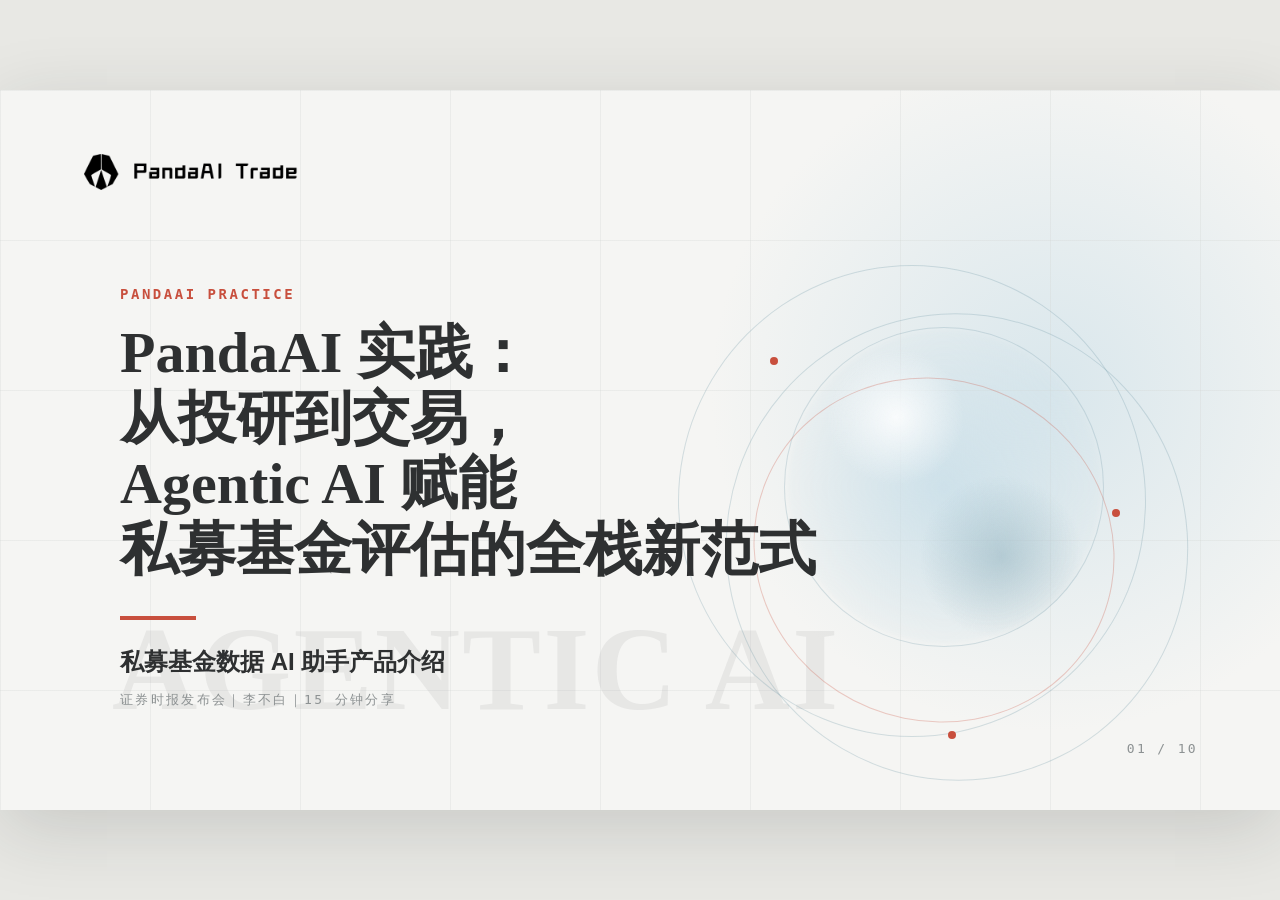
<file: pages/panda-fund-ai-assistant-roadshow-full-v01/index.html>
<!doctype html>
<html lang="zh-CN">
  <head>
    <meta charset="UTF-8" />
    <meta name="viewport" content="width=device-width, initial-scale=1.0" />
    <title>PandaAI 私募基金数据 AI 助手发布会｜路演完整稿</title>
    <link rel="stylesheet" href="./styles.css" />
  </head>
  <body>
    <main class="deck" aria-label="PandaAI 私募基金数据 AI 助手发布会路演完整稿">
      <section class="slide slide-01 active" data-slide="01">
        <div class="watermark">AGENTIC AI</div>
        <div class="brand"><img src="./assets/pandaai-trade-logo.png" alt="PandaAI Trade" /></div>
        <div class="hero-copy">
          <p class="eyebrow">PANDAAI PRACTICE</p>
          <h1>PandaAI 实践：<br />从投研到交易，<br />Agentic AI 赋能<br />私募基金评估的全栈新范式</h1>
          <div class="accent-line"></div>
          <p class="meta">私募基金数据 AI 助手产品介绍</p>
          <p class="caption">证券时报发布会｜李不白｜15 分钟分享</p>
        </div>
        <div class="orb-field" aria-hidden="true">
          <div class="orb"></div>
          <div class="orbit orbit-a"></div>
          <div class="orbit orbit-b"></div>
          <div class="orbit orbit-c"></div>
          <span class="pin p1"></span>
          <span class="pin p2"></span>
          <span class="pin p3"></span>
        </div>
        <div class="page-num">01 / 10</div>
      </section>

      <section class="slide slide-02" data-slide="02">
        <div class="brand small"><img src="./assets/pandaai-trade-logo.png" alt="PandaAI Trade" /></div>
        <p class="part">PART 1 / QUESTION</p>
        <header class="title-block">
          <p class="eyebrow">CORE QUESTION</p>
          <h2>Agentic AI：从问答助手到金融工作流</h2>
          <p class="lead">问答只是入口，工作流才是金融 Agent 的落点。</p>
        </header>
        <div class="compare-stage">
          <div class="compare-side qa">
            <span class="side-index">01</span>
            <h3>问答助手</h3>
            <ul>
              <li>回答问题</li>
              <li>解释信息</li>
              <li>生成文本</li>
            </ul>
          </div>
          <div class="workflow-side">
            <span class="side-index">02</span>
            <h3>Agentic AI 工作流</h3>
            <div class="workflow-line">
              <span>调用数据</span>
              <i></i>
              <span>拆解任务</span>
              <i></i>
              <span>形成判断</span>
              <i></i>
              <span>进入流程</span>
              <i></i>
              <span>反馈迭代</span>
            </div>
          </div>
        </div>
        <p class="bottom-thesis">PandaAI 关注的不是一次回答，而是金融任务如何被组织、验证和执行。</p>
        <div class="page-num">02 / 10</div>
      </section>

      <section class="slide slide-03" data-slide="03">
        <div class="brand small"><img src="./assets/pandaai-trade-logo.png" alt="PandaAI Trade" /></div>
        <p class="part">PART 2 / SCENARIO</p>
        <header class="title-block centered">
          <p class="eyebrow">PRIVATE FUND ASSESSMENT</p>
          <h2>私募基金评估：连接数据、风险与配置</h2>
          <p class="lead">私募评估的难点，是把数据、风险与适当性连起来。</p>
        </header>
        <div class="assessment-map">
          <div class="center-node">
            <span>私募基金评估</span>
            <b>High-density entry</b>
          </div>
          <article class="map-item item-a">
            <h3>数据复杂</h3>
            <p>收益、回撤、波动、夏普、风格暴露、同策略比较</p>
          </article>
          <article class="map-item item-b">
            <h3>风险敏感</h3>
            <p>风险收益匹配、最大回撤、波动水平、异常表现识别</p>
          </article>
          <article class="map-item item-c">
            <h3>适当性要求高</h3>
            <p>合格投资人、风险承受能力、投资期限、流动性需求</p>
          </article>
          <article class="map-item item-d">
            <h3>配置链路长</h3>
            <p>产品评估、候选筛选、组合配置、持续监控、执行反馈</p>
          </article>
        </div>
        <p class="bottom-thesis">因此，私募基金评估是观察金融 Agent 能力的高密度入口。</p>
        <div class="page-num">03 / 10</div>
      </section>

      <section class="slide slide-04" data-slide="04">
        <div class="brand small"><img src="./assets/pandaai-trade-logo.png" alt="PandaAI Trade" /></div>
        <p class="part">PART 2 / FULL-STACK MAP</p>
        <header class="title-block">
          <p class="eyebrow">PANDAAI FULL-STACK WORKFLOW</p>
          <h2>PandaAI 全栈链路：从私募数据到授权执行</h2>
          <p class="lead">把数据、标准、边界与执行放进同一条链路。</p>
        </header>
        <div class="chain-map">
          <span>私募数据接入</span>
          <i></i>
          <span>指标分析</span>
          <i></i>
          <span>基金评价</span>
          <i></i>
          <span>客户画像</span>
          <i></i>
          <span>配置判断</span>
          <i></i>
          <span>风险监控</span>
          <i></i>
          <span class="execution">授权执行</span>
        </div>
        <div class="layer-board">
          <article>
            <b>数据层</b>
            <p>接入私募数据通，沉淀基金业绩、风险、风格等数据</p>
          </article>
          <article>
            <b>模型层</b>
            <p>结合投研专业模型能力，完成分析、解释与推理</p>
          </article>
          <article>
            <b>Agent 层</b>
            <p>通过问答、工具调用和流程编排推进任务</p>
          </article>
          <article>
            <b>执行层</b>
            <p>连接配置、风控、监控和授权后的执行路径</p>
          </article>
        </div>
        <div class="boundary-note">授权 / 合规 / 风控边界</div>
        <div class="page-num">04 / 10</div>
      </section>

      <section class="slide slide-05" data-slide="05">
        <div class="brand small"><img src="./assets/pandaai-trade-logo.png" alt="PandaAI Trade" /></div>
        <p class="part">PART 3 / DEMO 01</p>
        <header class="title-block">
          <p class="eyebrow">DATA ANALYSIS</p>
          <h2>数据分析：让私募数据进入可追问状态</h2>
          <p class="lead">数据不只展示，还要能被追问。</p>
        </header>
        <div class="query-strip">
          <span>示例问题</span>
          <p>近三年表现稳定、最大回撤小于 10% 的同策略候选产品有哪些？</p>
        </div>
        <div class="demo-board">
          <div class="demo-header">
            <b>PRIVATE FUND DATA QUERY</b>
            <span>收益 / 回撤 / 波动 / 夏普 / 策略分类</span>
          </div>
          <div class="metric-row">
            <article><b>3Y</b><span>区间收益</span></article>
            <article><b>&lt;10%</b><span>最大回撤</span></article>
            <article><b>Sharpe</b><span>风险收益比</span></article>
          </div>
          <div class="table-visual" aria-label="候选产品指标表">
            <div class="table-head"><span>策略</span><span>收益</span><span>回撤</span><span>排名</span></div>
            <div><span>股票多头</span><span>稳定</span><span>可控</span><span>前 20%</span></div>
            <div><span>量化中性</span><span>稳健</span><span>较低</span><span>前 15%</span></div>
            <div><span>CTA</span><span>分化</span><span>中等</span><span>待复核</span></div>
          </div>
        </div>
        <div class="task-stack">
          <article>
            <b>查什么</b>
            <p>私募基金历史净值、收益、回撤、波动、夏普、策略分类</p>
          </article>
          <article>
            <b>算什么</b>
            <p>区间收益、最大回撤、风险收益比、同策略排名、风格暴露</p>
          </article>
          <article>
            <b>看什么</b>
            <p>筛选结果、可视化图表、风险提示、简要解释</p>
          </article>
        </div>
        <p class="bottom-thesis">从查表到分析，Agent 把查询、计算、比较和解释组织成一次投研任务。</p>
        <div class="page-num">05 / 10</div>
      </section>

      <section class="slide slide-06" data-slide="06">
        <div class="brand small"><img src="./assets/pandaai-trade-logo.png" alt="PandaAI Trade" /></div>
        <p class="part">PART 3 / DEMO 02</p>
        <header class="title-block">
          <p class="eyebrow">EVALUATION STANDARD</p>
          <h2>基金评价：把判断变成可复核标准</h2>
          <p class="lead">评分背后，是可复核的投研标准。</p>
        </header>
        <div class="evaluation-grid">
          <article class="evaluation-layer qualitative">
            <span class="side-index">01</span>
            <h3>定性评价</h3>
            <div class="tag-grid">
              <span>管理人实力</span>
              <span>策略逻辑</span>
              <span>风控体系</span>
              <span>运营合规</span>
              <span>风格稳定性</span>
            </div>
          </article>
          <article class="evaluation-layer quantitative">
            <span class="side-index">02</span>
            <h3>定量评价</h3>
            <div class="tag-grid">
              <span>收益表现</span>
              <span>最大回撤</span>
              <span>夏普比率</span>
              <span>波动水平</span>
              <span>同策略排名</span>
            </div>
          </article>
        </div>
        <div class="formula-panel">
          <p class="eyebrow">SCORING LOGIC</p>
          <h3>综合评分</h3>
          <p>收益表现得分 × 40% + 风险控制得分 × 30% + 风险收益匹配得分 × 30%</p>
          <span>指标与权重可按机构投研框架、合规要求和业务偏好调整。</span>
        </div>
        <div class="page-num">06 / 10</div>
      </section>

      <section class="slide slide-07" data-slide="07">
        <div class="brand small"><img src="./assets/pandaai-trade-logo.png" alt="PandaAI Trade" /></div>
        <p class="part">PART 3 / DEMO 03</p>
        <header class="title-block">
          <p class="eyebrow">SUITABILITY BOUNDARY</p>
          <h2>适当性边界：先确认客户，再讨论匹配</h2>
          <p class="lead">先确认适当性，再进入产品匹配。</p>
        </header>
        <div class="gate-flow">
          <article class="gate-card">
            <span>INPUT</span>
            <h3>客户输入</h3>
            <p>资产规模、收入水平、投资经验、资金用途</p>
          </article>
          <div class="gate-core">
            <b>适当性评估</b>
            <span>Suitability Gate</span>
          </div>
          <article class="gate-card">
            <span>OUTPUT</span>
            <h3>匹配边界</h3>
            <p>风险等级、配置边界、产品筛选范围、后续问答记录</p>
          </article>
        </div>
        <div class="suitability-modules">
          <article>
            <b>合格投资人认证</b>
            <p>基础条件确认</p>
          </article>
          <article>
            <b>风险承受能力</b>
            <p>偏好、回撤、收益目标、期限</p>
          </article>
          <article>
            <b>流动性与约束</b>
            <p>资金用途、配置限制、投资比例</p>
          </article>
          <article>
            <b>客户画像输出</b>
            <p>风险等级与匹配范围</p>
          </article>
        </div>
        <p class="bottom-thesis">AI 助手不是直接推荐某只产品，而是在适当性框架下形成匹配边界。</p>
        <div class="page-num">07 / 10</div>
      </section>

      <section class="slide slide-08" data-slide="08">
        <div class="brand small"><img src="./assets/pandaai-trade-logo.png" alt="PandaAI Trade" /></div>
        <p class="part">PART 3 / DEMO 04</p>
        <header class="title-block">
          <p class="eyebrow">CONFIGURATION TO EXECUTION</p>
          <h2>配置与交易：评估结果如何进入后续链路</h2>
          <p class="lead">评估结果可以进入配置、监控与授权执行。</p>
        </header>
        <div class="loop-system">
          <div class="loop-center">
            <b>授权 / 合规 / 风控边界</b>
            <span>Human authorized workflow</span>
          </div>
          <span class="loop-node n1">基金评估</span>
          <span class="loop-node n2">组合配置</span>
          <span class="loop-node n3">风险监控</span>
          <span class="loop-node n4">预警提示</span>
          <span class="loop-node n5">动态调整</span>
          <span class="loop-node n6">授权执行</span>
          <span class="loop-node n7">反馈迭代</span>
        </div>
        <div class="continuation-grid">
          <article><b>资产配置</b><p>结合宏观因子、策略特征和客户画像，形成组合配置候选</p></article>
          <article><b>组合监控</b><p>跟踪净值变化、风险暴露、回撤变化和策略表现</p></article>
          <article><b>风险预警</b><p>识别异常波动、风格漂移、回撤扩大和配置偏离</p></article>
          <article><b>动态调整</b><p>在授权与合规边界内，触发再平衡建议和交易执行路径</p></article>
        </div>
        <p class="bottom-thesis">从投研评估到交易链路，关键是让结果进入可监控、可授权、可反馈的工作流。</p>
        <div class="page-num">08 / 10</div>
      </section>

      <section class="slide slide-09" data-slide="09">
        <div class="brand small"><img src="./assets/pandaai-trade-logo.png" alt="PandaAI Trade" /></div>
        <p class="part">PART 4 / PARADIGM</p>
        <header class="title-block centered">
          <p class="eyebrow">FULL-STACK PARADIGM</p>
          <h2>全栈新范式：从私募评估到 AI 交易基础设施</h2>
          <p class="lead">全栈能力，最终要落在可运行的金融工作流中。</p>
        </header>
        <div class="paradigm-map">
          <div class="center-node paradigm-center">
            <span>PandaAI Agentic AI<br />全栈实践</span>
            <b>from research to workflow</b>
          </div>
          <article class="paradigm-item pa">
            <h3>可分析</h3>
            <p>把私募数据变成可追问、可比较、可解释的投研对象</p>
          </article>
          <article class="paradigm-item pb">
            <h3>可解释</h3>
            <p>把基金评价变成可拆解、可复核、可调整的标准体系</p>
          </article>
          <article class="paradigm-item pc">
            <h3>可约束</h3>
            <p>把匹配能力放入客户适当性、合规边界和风险控制中</p>
          </article>
          <article class="paradigm-item pd">
            <h3>可执行</h3>
            <p>把评估结果连接到配置、监控和交易执行路径</p>
          </article>
          <article class="paradigm-item pe">
            <h3>可迭代</h3>
            <p>让数据、模型、策略、反馈和投研经验持续沉淀</p>
          </article>
        </div>
        <p class="bottom-thesis">从投研到交易，不是功能变多，而是金融工作流被重新组织。</p>
        <div class="page-num">09 / 10</div>
      </section>

      <section class="slide slide-10" data-slide="10">
        <div class="brand small"><img src="./assets/pandaai-trade-logo.png" alt="PandaAI Trade" /></div>
        <div class="closing-orb" aria-hidden="true">
          <div class="orb"></div>
          <div class="orbit orbit-a"></div>
          <div class="orbit orbit-b"></div>
        </div>
        <div class="closing-copy">
          <p class="eyebrow">END OF BRIEFING</p>
          <h2>在噪音中建立秩序，<br />在数据中寻找答案</h2>
          <div class="accent-line"></div>
        </div>
        <div class="watermark closing-watermark">PANDAAI</div>
        <div class="page-num">10 / 10</div>
      </section>
    </main>

    <nav class="nav" aria-label="slides">
      <button type="button" data-target="1">01</button>
      <button type="button" data-target="2">02</button>
      <button type="button" data-target="3">03</button>
      <button type="button" data-target="4">04</button>
      <button type="button" data-target="5">05</button>
      <button type="button" data-target="6">06</button>
      <button type="button" data-target="7">07</button>
      <button type="button" data-target="8">08</button>
      <button type="button" data-target="9">09</button>
      <button type="button" data-target="10">10</button>
    </nav>

    <script>
      const slides = Array.from(document.querySelectorAll(".slide"));
      const buttons = Array.from(document.querySelectorAll(".nav button"));
      let current = 0;

      function show(index) {
        current = Math.max(0, Math.min(slides.length - 1, index));
        slides.forEach((slide, i) => slide.classList.toggle("active", i === current));
        buttons.forEach((button, i) => button.classList.toggle("active", i === current));
      }

      window.show = show;
      window.showSlideNumber = (n) => show(Number(n) - 1);

      document.addEventListener("keydown", (event) => {
        if (event.key === "ArrowRight" || event.key === " ") show(current + 1);
        if (event.key === "ArrowLeft") show(current - 1);
      });

      buttons.forEach((button) => {
        button.addEventListener("click", () => show(Number(button.dataset.target) - 1));
      });

      show(0);
    </script>
  </body>
</html>
</file>
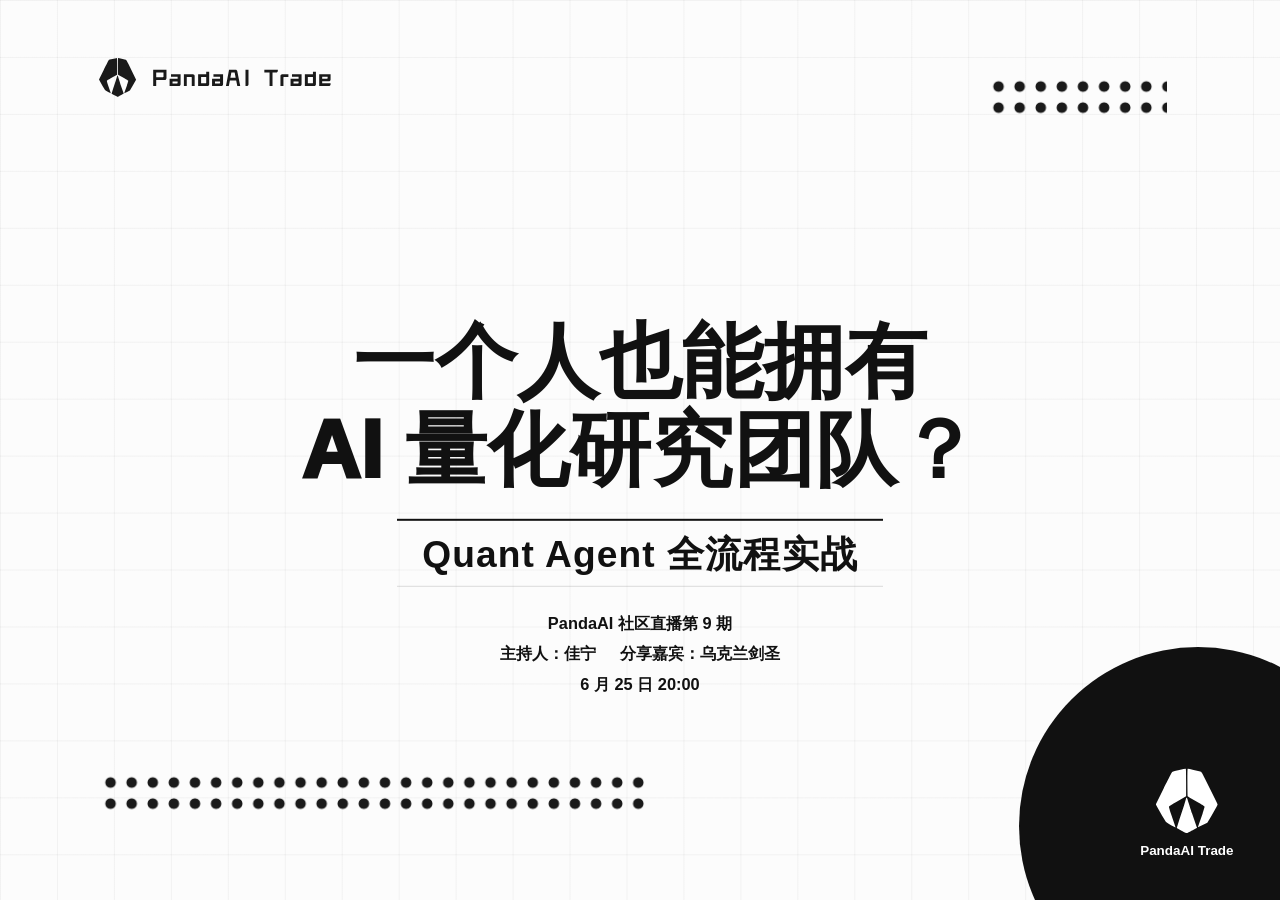
<file: pages/pandaai-community-live-009-html-v02/index.html>
<!doctype html>
<html lang="zh-CN">
<head>
  <meta charset="utf-8">
  <meta name="viewport" content="width=device-width, initial-scale=1">
  <meta name="generator" content="html-slides v0.9.4">
  <title>PandaAI 社区直播第 9 期｜Quant Agent 全流程实战</title>
  <style>
    /* === Theme Tokens === */
    :root {
      --bg: #fcfcfc;
      --ink: #111111;
      --muted: #3e3e38;
      --soft: rgba(17, 17, 17, 0.14);
      --faint: rgba(17, 17, 17, 0.06);
      --grid: rgba(18, 18, 18, 0.042);
      --accent: #0f6f5f;
      --accent-soft: rgba(15, 111, 95, 0.12);
      --warn: #a64221;
      --slide-padding: clamp(44px, 5.8vw, 92px);
      --font-display: "Arial Black", "PingFang SC", "Microsoft YaHei", "Heiti SC", sans-serif;
      --font-body: "PingFang SC", "Microsoft YaHei", "Heiti SC", sans-serif;
      --font-logo: "DIN Alternate", "Arial Narrow", "PingFang SC", sans-serif;
      --title: clamp(54px, 6.2vw, 90px);
      --h1: clamp(44px, 4.9vw, 74px);
      --h2: clamp(30px, 3.25vw, 48px);
      --body: clamp(16px, 1.35vw, 21px);
      --small: clamp(12px, 0.95vw, 15px);
    }

    /* === Reset === */
    * { box-sizing: border-box; }
    html, body { margin: 0; height: 100%; overflow: hidden; }
    body {
      background: #111;
      color: var(--ink);
      font-family: var(--font-body);
    }
    h1, h2, h3, p { margin: 0; }
    img { display: block; max-width: 100%; }

    /* === Deck Runtime === */
    .deck {
      width: 100vw;
      height: 100vh;
      height: 100dvh;
      overflow: hidden;
      position: relative;
    }
    .slide {
      width: 100vw;
      height: 100vh;
      height: 100dvh;
      overflow: hidden;
      scroll-snap-align: start;
      display: none;
      flex-direction: column;
      position: relative;
      background:
        linear-gradient(var(--grid) 1px, transparent 1px),
        linear-gradient(90deg, var(--grid) 1px, transparent 1px),
        var(--bg);
      background-size: clamp(42px, 4.45vw, 64px) clamp(42px, 4.45vw, 64px);
    }
    .slide.active { display: flex; }
    .slide-content {
      flex: 1;
      display: flex;
      flex-direction: column;
      justify-content: center;
      max-height: 100%;
      overflow: hidden;
      padding: var(--slide-padding);
      position: relative;
      z-index: 2;
    }

    /* === Master Layer === */
    .master-logo {
      position: absolute;
      left: clamp(72px, 7.7vw, 116px);
      top: clamp(44px, 6.4vh, 74px);
      width: clamp(174px, 18.2vw, 252px);
      z-index: 4;
      pointer-events: none;
    }
    .dots {
      position: absolute;
      z-index: 1;
      pointer-events: none;
      background-image: radial-gradient(circle, var(--ink) 0 clamp(4px, 0.38vw, 6px), transparent clamp(4.5px, 0.44vw, 7px));
      background-size: clamp(18px, 1.65vw, 24px) clamp(18px, 1.65vw, 24px);
      opacity: 0.96;
    }
    .dots.top-right {
      width: clamp(150px, 14vw, 205px);
      height: clamp(36px, 3.6vw, 52px);
      right: clamp(88px, 8.8vw, 142px);
      top: clamp(64px, 8.4vh, 98px);
    }
    .dots.bottom-left {
      width: clamp(420px, 43vw, 620px);
      height: clamp(36px, 3.5vw, 50px);
      left: clamp(70px, 7.8vw, 120px);
      bottom: clamp(76px, 9.2vh, 110px);
    }
    .brand-corner {
      position: absolute;
      right: calc(-1 * clamp(112px, 10vw, 162px));
      bottom: calc(-1 * clamp(116px, 10vw, 168px));
      width: clamp(258px, 23vw, 350px);
      height: clamp(258px, 23vw, 350px);
      border-radius: 50%;
      background: var(--ink);
      z-index: 1;
      display: grid;
      place-items: center;
      padding: clamp(62px, 6.2vw, 92px);
      pointer-events: none;
    }
    .cover .brand-corner {
      right: calc(-1 * clamp(84px, 7.6vw, 126px));
      bottom: calc(-1 * clamp(90px, 8.2vw, 138px));
      width: clamp(296px, 28vw, 420px);
      height: clamp(296px, 28vw, 420px);
    }
    .brand-lockup {
      transform: translate(-12%, -14%);
      display: grid;
      justify-items: center;
      gap: clamp(8px, 0.9vw, 12px);
      color: #fff;
      font-family: var(--font-logo);
      font-weight: 900;
      line-height: 1;
      font-size: clamp(12px, 1.05vw, 16px);
      letter-spacing: 0;
    }
    .brand-lockup img {
      width: clamp(48px, 4.8vw, 70px);
      max-height: none;
    }
    .slide-number {
      position: absolute;
      left: clamp(72px, 7.7vw, 116px);
      bottom: clamp(42px, 5.2vh, 62px);
      z-index: 3;
      font-family: var(--font-logo);
      font-weight: 800;
      font-size: clamp(12px, 1vw, 15px);
      color: rgba(17, 17, 17, 0.42);
      letter-spacing: 0.08em;
    }

    /* === Shared Type === */
    .shell {
      width: min(76vw, 1060px);
      margin: 0 auto;
      display: grid;
      justify-items: center;
      position: relative;
      transform: translateY(clamp(18px, 3.1vh, 42px));
    }
    .kicker {
      font-size: clamp(15px, 1.25vw, 18px);
      line-height: 1.18;
      letter-spacing: 0.12em;
      color: var(--muted);
      font-weight: 700;
      text-align: center;
      text-transform: uppercase;
      white-space: nowrap;
    }
    .page-title {
      font-family: var(--font-display);
      font-size: var(--h1);
      line-height: 1.05;
      font-weight: 950;
      letter-spacing: 0;
      text-align: center;
      max-width: 1040px;
    }
    .page-title .line { display: block; }
    .page-subtitle {
      font-size: clamp(20px, 2.05vw, 30px);
      line-height: 1.25;
      color: var(--muted);
      font-weight: 700;
      text-align: center;
      max-width: 940px;
      margin-top: clamp(10px, 1.3vh, 16px);
    }
    .rule {
      width: min(72vw, 940px);
      height: 2px;
      background: var(--ink);
      margin: clamp(20px, 2.8vh, 32px) 0;
    }
    .soft-rule {
      width: min(68vw, 880px);
      height: 1px;
      background: var(--soft);
      margin: clamp(14px, 2vh, 24px) 0;
    }
    .keep { white-space: nowrap; }
    .accent { color: var(--accent); }

    /* === P01 Cover === */
    .cover-core {
      width: min(77vw, 1080px);
      margin: 0 auto;
      text-align: center;
      transform: translateY(clamp(44px, 6.2vh, 70px));
      display: grid;
      justify-items: center;
      gap: clamp(8px, 1.15vh, 14px);
    }
    .cover-title {
      font-family: var(--font-display);
      font-size: clamp(56px, 6.4vw, 96px);
      line-height: 1.08;
      font-weight: 950;
      letter-spacing: 0;
      text-align: center;
    }
    .cover-title span { display: block; }
    .cover-subtitle {
      margin-top: clamp(12px, 1.6vh, 18px);
      font-size: clamp(27px, 2.9vw, 42px);
      line-height: 1.14;
      font-weight: 900;
      letter-spacing: 0.03em;
      border-top: 2px solid var(--ink);
      border-bottom: 1px solid var(--soft);
      padding: clamp(10px, 1.25vh, 16px) clamp(18px, 2vw, 30px);
    }
    .cover-meta {
      margin-top: clamp(10px, 1.7vh, 20px);
      display: grid;
      gap: clamp(8px, 1.1vh, 12px);
      font-size: clamp(15px, 1.28vw, 19px);
      line-height: 1.25;
      font-weight: 800;
      color: var(--ink);
    }
    .cover-meta-row {
      display: flex;
      justify-content: center;
      gap: clamp(14px, 1.8vw, 28px);
      flex-wrap: wrap;
    }

    /* === P02 Speaker === */
    .speaker-shell {
      width: min(75vw, 1010px);
      gap: clamp(12px, 1.8vh, 22px);
      text-align: center;
    }
    .speaker-name {
      font-family: var(--font-display);
      font-size: clamp(62px, 7vw, 106px);
      line-height: 0.98;
      font-weight: 950;
    }
    .speaker-role {
      width: min(66vw, 850px);
      font-size: clamp(25px, 2.8vw, 42px);
      line-height: 1.18;
      font-weight: 900;
      border-top: 2px solid var(--ink);
      border-bottom: 1px solid var(--soft);
      padding: clamp(13px, 1.8vh, 20px) clamp(18px, 2vw, 28px);
    }
    .proof-list {
      width: min(64vw, 820px);
      display: grid;
      gap: clamp(9px, 1.15vh, 14px);
      margin-top: clamp(2px, 0.5vh, 8px);
    }
    .proof-list p {
      font-size: clamp(19px, 1.85vw, 28px);
      line-height: 1.24;
      font-weight: 760;
    }

    /* === P03 Core Questions === */
    .question-shell { gap: clamp(14px, 2vh, 24px); }
    .question-list {
      width: min(72vw, 960px);
      display: grid;
      gap: clamp(11px, 1.45vh, 16px);
      border-top: 2px solid var(--ink);
      border-bottom: 2px solid var(--ink);
      padding: clamp(20px, 2.8vh, 30px) 0;
    }
    .question-row {
      display: grid;
      grid-template-columns: clamp(58px, 5.2vw, 76px) 1fr;
      align-items: center;
      gap: clamp(18px, 2vw, 28px);
      padding: clamp(4px, 0.8vh, 8px) clamp(12px, 1.3vw, 18px);
    }
    .question-no {
      font-family: var(--font-logo);
      font-size: clamp(31px, 3.6vw, 52px);
      line-height: 0.95;
      font-weight: 900;
    }
    .question-copy {
      font-size: clamp(23px, 2.3vw, 34px);
      line-height: 1.2;
      font-weight: 850;
    }

    /* === P04 Transition === */
    .transition-shell {
      width: min(78vw, 1120px);
      text-align: center;
      gap: clamp(18px, 2.6vh, 32px);
    }
    .transition-title {
      font-family: var(--font-display);
      font-size: clamp(64px, 7.2vw, 110px);
      line-height: 0.96;
      font-weight: 950;
    }
    .transition-subtitle {
      font-size: clamp(31px, 3.25vw, 48px);
      line-height: 1.15;
      font-weight: 900;
      border-top: 2px solid var(--ink);
      border-bottom: 1px solid var(--soft);
      padding: clamp(13px, 1.8vh, 20px) clamp(22px, 2.2vw, 34px);
    }
    .flow {
      display: flex;
      align-items: center;
      justify-content: center;
      flex-wrap: wrap;
      gap: clamp(10px, 1.2vw, 16px);
      max-width: 1040px;
    }
    .flow span {
      font-size: clamp(17px, 1.55vw, 23px);
      line-height: 1.1;
      font-weight: 850;
      white-space: nowrap;
    }
    .flow i {
      width: clamp(28px, 3vw, 44px);
      height: 2px;
      background: var(--ink);
      display: block;
      opacity: 0.72;
    }

    /* === P05 Chain === */
    .chain-shell {
      width: min(80vw, 1120px);
      gap: clamp(12px, 1.6vh, 20px);
    }
    .chain-map {
      width: min(76vw, 1030px);
      display: grid;
      grid-template-columns: 1fr auto 1fr auto 1fr;
      align-items: stretch;
      gap: clamp(10px, 1.35vw, 18px);
      margin-top: clamp(12px, 1.8vh, 20px);
    }
    .chain-node {
      border-top: 2px solid var(--ink);
      border-bottom: 1px solid var(--soft);
      padding: clamp(14px, 1.8vh, 21px) clamp(14px, 1.6vw, 22px);
      display: grid;
      align-content: center;
      min-height: clamp(110px, 14vh, 136px);
    }
    .chain-node h3 {
      font-size: clamp(22px, 2.2vw, 32px);
      line-height: 1.14;
      font-weight: 950;
      text-align: center;
    }
    .chain-node p {
      margin-top: clamp(8px, 1vh, 12px);
      font-size: clamp(13px, 1.1vw, 16px);
      line-height: 1.42;
      color: var(--muted);
      font-weight: 650;
      text-align: center;
    }
    .chain-arrow {
      display: grid;
      place-items: center;
      font-size: clamp(28px, 3vw, 44px);
      font-weight: 900;
    }
    .body-lines {
      width: min(72vw, 930px);
      display: grid;
      gap: clamp(8px, 1vh, 12px);
      margin-top: clamp(10px, 1.6vh, 18px);
    }
    .body-lines p {
      font-size: clamp(16px, 1.35vw, 20px);
      line-height: 1.48;
      font-weight: 670;
      text-align: center;
      color: var(--muted);
    }

    /* === P06 Entry === */
    .entry-shell {
      width: min(80vw, 1120px);
      gap: clamp(12px, 1.7vh, 22px);
    }
    .entry-definition {
      width: min(74vw, 980px);
      text-align: center;
      border-top: 2px solid var(--ink);
      border-bottom: 1px solid var(--soft);
      padding: clamp(18px, 2.6vh, 30px) clamp(20px, 2.4vw, 36px);
    }
    .entry-definition p {
      font-size: clamp(23px, 2.35vw, 35px);
      line-height: 1.22;
      font-weight: 900;
    }
    .entry-actions {
      width: min(76vw, 1040px);
      display: grid;
      grid-template-columns: repeat(3, 1fr);
      gap: clamp(12px, 1.6vw, 20px);
    }
    .entry-action {
      border-top: 1px solid var(--ink);
      padding-top: clamp(12px, 1.4vh, 16px);
      display: grid;
      gap: clamp(7px, 0.8vh, 10px);
    }
    .entry-action h3 {
      font-size: clamp(24px, 2.4vw, 35px);
      line-height: 1.05;
      font-weight: 950;
    }
    .entry-action p {
      font-size: clamp(13px, 1.1vw, 16px);
      line-height: 1.36;
      color: var(--muted);
      font-weight: 680;
    }
    .url-row {
      display: flex;
      justify-content: center;
      flex-wrap: wrap;
      gap: clamp(12px, 1.4vw, 20px);
      margin-top: clamp(4px, 0.8vh, 10px);
      font-family: var(--font-logo);
      font-weight: 850;
      font-size: clamp(15px, 1.25vw, 19px);
    }

    /* === P07 Cases === */
    .case-shell {
      width: min(82vw, 1160px);
      gap: clamp(10px, 1.3vh, 16px);
    }
    .case-grid {
      width: min(80vw, 1120px);
      display: grid;
      grid-template-columns: repeat(3, 1fr);
      gap: clamp(12px, 1.55vw, 20px);
      margin-top: clamp(12px, 1.7vh, 18px);
    }
    .case-card {
      border-top: 2px solid var(--ink);
      border-bottom: 1px solid var(--soft);
      padding: clamp(14px, 1.8vh, 20px) clamp(12px, 1.4vw, 18px);
      min-height: clamp(230px, 29vh, 276px);
      display: grid;
      align-content: start;
      gap: clamp(8px, 1vh, 12px);
    }
    .case-card h3 {
      font-family: var(--font-logo);
      font-size: clamp(17px, 1.55vw, 23px);
      line-height: 1.08;
      font-weight: 900;
      word-break: break-word;
    }
    .case-card .label {
      font-size: clamp(20px, 2vw, 29px);
      line-height: 1.05;
      font-weight: 950;
    }
    .case-card p {
      font-size: clamp(12px, 1vw, 15px);
      line-height: 1.46;
      color: var(--muted);
      font-weight: 650;
    }
    .case-note {
      font-size: clamp(14px, 1.15vw, 17px);
      line-height: 1.3;
      font-weight: 760;
      color: var(--ink);
      text-align: center;
      margin-top: clamp(2px, 0.8vh, 8px);
    }

    /* === P08 Data Support === */
    .data-shell {
      width: min(80vw, 1120px);
      gap: clamp(12px, 1.6vh, 20px);
    }
    .data-core {
      width: min(76vw, 1040px);
      display: grid;
      grid-template-columns: 1.1fr 0.9fr 1.1fr;
      align-items: center;
      gap: clamp(18px, 2.4vw, 34px);
      margin-top: clamp(12px, 1.6vh, 18px);
      border-top: 2px solid var(--ink);
      border-bottom: 2px solid var(--ink);
      padding: clamp(18px, 2.6vh, 30px) 0;
    }
    .data-block {
      display: grid;
      gap: clamp(9px, 1.1vh, 13px);
      text-align: center;
    }
    .data-block h3 {
      font-size: clamp(24px, 2.4vw, 35px);
      line-height: 1.08;
      font-weight: 950;
    }
    .data-block p {
      font-size: clamp(14px, 1.15vw, 17px);
      line-height: 1.42;
      color: var(--muted);
      font-weight: 680;
    }
    .data-number {
      display: grid;
      justify-items: center;
      gap: clamp(4px, 0.6vh, 8px);
      border-left: 1px solid var(--soft);
      border-right: 1px solid var(--soft);
      padding: 0 clamp(10px, 1.2vw, 16px);
    }
    .data-number strong {
      font-family: var(--font-display);
      font-size: clamp(74px, 8.4vw, 124px);
      line-height: 0.9;
      font-weight: 950;
    }
    .data-number span {
      font-size: clamp(17px, 1.5vw, 22px);
      line-height: 1.1;
      font-weight: 900;
    }
    .data-footer {
      width: min(72vw, 940px);
      font-size: clamp(17px, 1.45vw, 22px);
      line-height: 1.38;
      font-weight: 760;
      text-align: center;
      color: var(--muted);
    }

    /* === P09 Action Path === */
    .path-shell {
      width: min(80vw, 1100px);
      gap: clamp(13px, 1.8vh, 22px);
    }
    .path-steps {
      width: min(76vw, 1040px);
      display: grid;
      grid-template-columns: repeat(3, 1fr);
      gap: clamp(12px, 1.6vw, 20px);
      border-top: 2px solid var(--ink);
      border-bottom: 2px solid var(--ink);
      padding: clamp(20px, 2.8vh, 32px) 0;
      margin-top: clamp(8px, 1vh, 12px);
    }
    .path-step {
      display: grid;
      gap: clamp(8px, 1vh, 12px);
      padding: 0 clamp(12px, 1.4vw, 18px);
      border-right: 1px solid var(--soft);
    }
    .path-step:last-child { border-right: 0; }
    .path-step .num {
      font-family: var(--font-logo);
      font-size: clamp(32px, 3.4vw, 50px);
      line-height: 0.9;
      font-weight: 900;
    }
    .path-step h3 {
      font-size: clamp(30px, 3vw, 44px);
      line-height: 1;
      font-weight: 950;
    }
    .path-step p {
      font-size: clamp(14px, 1.15vw, 17px);
      line-height: 1.42;
      color: var(--muted);
      font-weight: 680;
    }

    /* === P06-P09 Material Evidence Pages === */
    .material-slide .slide-content {
      display: block;
      padding: 0;
    }
    .material-slide .brand-corner {
      right: calc(-1 * clamp(136px, 12vw, 188px));
      bottom: calc(-1 * clamp(148px, 13vw, 200px));
    }
    .material-slide .dots.bottom-left {
      width: clamp(210px, 25vw, 360px);
      opacity: 0.62;
    }
    .material-header {
      position: absolute;
      left: clamp(92px, 7.7vw, 126px);
      top: clamp(92px, 11.8vh, 116px);
      width: min(78vw, 1180px);
      z-index: 3;
    }
    .material-kicker {
      font-family: var(--font-logo);
      font-size: clamp(12px, 0.95vw, 15px);
      line-height: 1.1;
      font-weight: 900;
      color: rgba(17, 17, 17, 0.62);
      letter-spacing: 0.08em;
      text-transform: uppercase;
    }
    .material-title {
      margin-top: clamp(10px, 1.25vh, 14px);
      font-family: var(--font-display);
      font-size: clamp(32px, 3.65vw, 54px);
      line-height: 1.04;
      font-weight: 950;
      letter-spacing: 0;
      max-width: 1120px;
    }
    .material-subtitle {
      margin-top: clamp(7px, 0.9vh, 11px);
      font-size: clamp(16px, 1.28vw, 21px);
      line-height: 1.35;
      font-weight: 820;
      color: var(--muted);
      max-width: 980px;
    }
    .material-rule {
      margin-top: clamp(18px, 2.2vh, 26px);
      width: min(73vw, 1040px);
      height: 2px;
      background: var(--ink);
    }
    .material-stage {
      position: absolute;
      left: clamp(92px, 7.7vw, 126px);
      right: clamp(92px, 7.7vw, 126px);
      top: clamp(246px, 30.2vh, 284px);
      bottom: clamp(96px, 11.4vh, 118px);
      z-index: 3;
      display: grid;
      gap: clamp(22px, 2vw, 34px);
    }
    .material-panel,
    .material-screen {
      background: rgba(255, 255, 255, 0.94);
      border: 1px solid rgba(17, 17, 17, 0.16);
      border-radius: clamp(12px, 1.25vw, 18px);
      box-shadow: 0 24px 70px rgba(16, 24, 40, 0.12);
      overflow: hidden;
    }
    .material-screen img {
      width: 100%;
      height: 100%;
      object-fit: cover;
      display: block;
      max-height: none;
    }
    .material-screen.contain img {
      object-fit: contain;
      background: #fff;
    }
    .material-screen.browser::before {
      content: "";
      display: block;
      height: clamp(24px, 2.7vh, 30px);
      background:
        radial-gradient(circle at 17px 50%, #ff5f56 0 4px, transparent 5px),
        radial-gradient(circle at 35px 50%, #ffbd2e 0 4px, transparent 5px),
        radial-gradient(circle at 53px 50%, #27c93f 0 4px, transparent 5px),
        #f7f8fa;
      border-bottom: 1px solid rgba(17, 17, 17, 0.09);
    }
    .material-screen.browser img {
      height: calc(100% - clamp(24px, 2.7vh, 30px));
    }
    .material-micro {
      font-family: var(--font-logo);
      font-size: clamp(11px, 0.82vw, 13px);
      font-weight: 900;
      color: rgba(17, 17, 17, 0.62);
      letter-spacing: 0.05em;
    }

    .material-06 .material-stage {
      grid-template-columns: 1.23fr 0.77fr;
      align-items: stretch;
    }
    .material-06 .home-shot img { object-position: 32% center; }
    .material-06 .side-stack {
      display: grid;
      grid-template-rows: 0.92fr 1.08fr;
      gap: clamp(18px, 1.8vh, 24px);
    }
    .material-06 .value-panel {
      padding: clamp(22px, 2.6vh, 32px) clamp(22px, 1.9vw, 30px);
      display: grid;
      align-content: center;
    }
    .material-06 .value-panel h3 {
      font-family: var(--font-display);
      font-size: clamp(28px, 2.65vw, 42px);
      line-height: 1.08;
      font-weight: 950;
    }
    .material-06 .value-row {
      display: grid;
      grid-template-columns: clamp(72px, 6vw, 94px) 1fr;
      gap: clamp(14px, 1.1vw, 18px);
      align-items: center;
      min-height: clamp(48px, 6vh, 64px);
      border-top: 1px solid rgba(17, 17, 17, 0.12);
    }
    .material-06 .value-row:first-of-type { margin-top: clamp(16px, 2vh, 24px); }
    .material-06 .value-row strong {
      font-size: clamp(18px, 1.55vw, 24px);
      line-height: 1;
      font-weight: 950;
    }
    .material-06 .value-row span {
      color: var(--muted);
      font-size: clamp(13px, 1vw, 16px);
      line-height: 1.35;
      font-weight: 760;
    }

    .material-07 .material-stage {
      grid-template-columns: 0.9fr 1.1fr;
      align-items: stretch;
    }
    .skill-cases-v2 {
      display: grid;
      gap: clamp(12px, 1.35vh, 18px);
    }
    .skill-card-v2 {
      position: relative;
      padding: clamp(16px, 1.9vh, 24px) clamp(18px, 1.65vw, 26px) clamp(14px, 1.7vh, 20px);
      min-height: clamp(126px, 15.4vh, 154px);
      display: grid;
      align-content: center;
    }
    .skill-card-v2::before {
      content: "";
      position: absolute;
      left: 0;
      top: 0;
      bottom: 0;
      width: clamp(5px, 0.45vw, 7px);
      background: var(--case-accent, var(--accent));
    }
    .skill-card-v2 h3 {
      margin-top: clamp(5px, 0.55vh, 8px);
      font-family: var(--font-display);
      font-size: clamp(22px, 2vw, 32px);
      line-height: 1.08;
      font-weight: 950;
    }
    .skill-card-v2 p {
      margin-top: clamp(5px, 0.65vh, 8px);
      font-size: clamp(12px, 0.92vw, 15px);
      line-height: 1.42;
      color: var(--muted);
      font-weight: 760;
    }
    .skill-tags-v2 {
      display: flex;
      flex-wrap: wrap;
      gap: clamp(6px, 0.55vw, 9px);
      margin-top: clamp(9px, 1vh, 12px);
    }
    .skill-tags-v2 span {
      border-radius: 999px;
      background: rgba(17, 17, 17, 0.07);
      padding: clamp(4px, 0.5vh, 6px) clamp(8px, 0.8vw, 12px);
      font-family: var(--font-logo);
      font-size: clamp(10px, 0.74vw, 12px);
      line-height: 1;
      font-weight: 900;
      color: rgba(17, 17, 17, 0.64);
    }
    .install-strip {
      margin-top: clamp(9px, 1vh, 12px);
      border-radius: 8px;
      background: var(--ink);
      color: #fff;
      padding: clamp(7px, 0.8vh, 10px) clamp(10px, 0.9vw, 14px);
      font-family: var(--font-logo);
      font-size: clamp(10px, 0.74vw, 12px);
      line-height: 1.1;
      font-weight: 900;
      white-space: nowrap;
      overflow: hidden;
      text-overflow: ellipsis;
    }

    .material-08 .material-stage {
      grid-template-columns: 1.16fr 0.84fr;
      align-items: stretch;
    }
    .data-proof-panel {
      padding: clamp(34px, 4.2vh, 54px) clamp(28px, 2.5vw, 40px);
      display: flex;
      flex-direction: column;
      justify-content: center;
    }
    .data-proof-panel .big-number {
      margin-top: clamp(10px, 1.3vh, 16px);
      font-family: var(--font-display);
      font-size: clamp(84px, 8vw, 126px);
      line-height: 0.88;
      font-weight: 950;
    }
    .data-proof-panel h3 {
      margin-top: clamp(14px, 1.7vh, 22px);
      font-family: var(--font-display);
      font-size: clamp(28px, 2.65vw, 42px);
      line-height: 1.13;
      font-weight: 950;
    }
    .proof-items {
      margin-top: clamp(20px, 2.3vh, 30px);
      display: grid;
      gap: clamp(10px, 1.2vh, 14px);
    }
    .proof-item-v2 {
      border: 1px solid rgba(17, 17, 17, 0.12);
      border-radius: 12px;
      background: rgba(17, 17, 17, 0.035);
      padding: clamp(12px, 1.35vh, 16px) clamp(14px, 1.2vw, 18px);
    }
    .proof-item-v2 strong {
      display: block;
      font-size: clamp(15px, 1.16vw, 18px);
      line-height: 1.15;
      font-weight: 950;
    }
    .proof-item-v2 span {
      display: block;
      margin-top: clamp(4px, 0.5vh, 6px);
      font-size: clamp(11px, 0.86vw, 14px);
      line-height: 1.35;
      color: var(--muted);
      font-weight: 720;
    }

    .material-09 .material-stage {
      grid-template-columns: 1fr 0.9fr;
      align-items: stretch;
    }
    .action-stack-v2 {
      display: grid;
      grid-template-rows: auto 1fr;
      gap: clamp(14px, 1.5vh, 20px);
    }
    .qr-panel-v2 {
      display: grid;
      grid-template-columns: clamp(88px, 8.2vw, 118px) 1fr;
      gap: clamp(18px, 1.5vw, 24px);
      align-items: center;
      padding: clamp(18px, 2.2vh, 26px) clamp(20px, 1.8vw, 28px);
    }
    .qr-placeholder {
      aspect-ratio: 1;
      background: #fff;
      border: 8px solid #fff;
      box-shadow: inset 0 0 0 2px rgba(17, 17, 17, 0.12);
    }
    .qr-panel-v2 h3 {
      font-family: var(--font-display);
      font-size: clamp(28px, 2.45vw, 38px);
      line-height: 1.08;
      font-weight: 950;
    }
    .qr-panel-v2 p {
      margin-top: clamp(8px, 0.9vh, 12px);
      font-size: clamp(13px, 1vw, 16px);
      line-height: 1.45;
      color: var(--muted);
      font-weight: 760;
    }
    .action-cards-v2 {
      display: grid;
      gap: clamp(12px, 1.35vh, 18px);
    }
    .action-card-v2 {
      padding: clamp(18px, 2.1vh, 26px) clamp(20px, 1.8vw, 28px);
      display: grid;
      align-content: center;
    }
    .action-card-v2 h3 {
      font-size: clamp(24px, 2vw, 32px);
      line-height: 1.08;
      font-weight: 950;
    }
    .action-card-v2 p {
      margin-top: clamp(7px, 0.85vh, 10px);
      font-size: clamp(13px, 0.95vw, 15px);
      line-height: 1.42;
      color: var(--muted);
      font-weight: 740;
    }

    /* === P10 QA === */
    .qa-shell {
      width: min(78vw, 1080px);
      gap: clamp(12px, 1.6vh, 20px);
    }
    .qa-title {
      font-family: var(--font-display);
      font-size: clamp(86px, 10vw, 150px);
      line-height: 0.82;
      font-weight: 950;
    }
    .qa-list {
      width: min(72vw, 940px);
      display: grid;
      gap: clamp(8px, 1vh, 12px);
      border-top: 2px solid var(--ink);
      border-bottom: 1px solid var(--soft);
      padding: clamp(18px, 2.2vh, 26px) 0;
    }
    .qa-list p {
      font-size: clamp(18px, 1.65vw, 24px);
      line-height: 1.26;
      font-weight: 780;
      text-align: center;
    }
    .qa-intro {
      font-size: clamp(17px, 1.45vw, 22px);
      line-height: 1.2;
      font-weight: 850;
      color: var(--muted);
      text-align: center;
      margin-bottom: clamp(2px, 0.7vh, 8px);
    }

    /* === P11 Next Actions === */
    .next-shell {
      width: min(80vw, 1100px);
      gap: clamp(14px, 1.8vh, 24px);
    }
    .next-list {
      width: min(72vw, 960px);
      display: grid;
      gap: clamp(12px, 1.55vh, 18px);
      border-top: 2px solid var(--ink);
      border-bottom: 2px solid var(--ink);
      padding: clamp(20px, 2.8vh, 32px) 0;
    }
    .next-row {
      display: grid;
      grid-template-columns: clamp(116px, 11vw, 156px) 1fr;
      gap: clamp(18px, 2.4vw, 34px);
      align-items: start;
      padding: 0 clamp(12px, 1.4vw, 18px);
    }
    .next-row h3 {
      font-size: clamp(25px, 2.5vw, 37px);
      line-height: 1;
      font-weight: 950;
    }
    .next-row p {
      font-size: clamp(17px, 1.45vw, 22px);
      line-height: 1.34;
      font-weight: 710;
      color: var(--muted);
    }

    /* === P12 Thanks === */
    .thanks-shell {
      width: min(76vw, 1060px);
      text-align: center;
      gap: clamp(12px, 1.8vh, 22px);
    }
    .thanks-title {
      font-family: var(--font-display);
      font-size: clamp(68px, 7.8vw, 118px);
      line-height: 0.98;
      font-weight: 950;
    }
    .thanks-subtitle {
      font-size: clamp(27px, 2.8vw, 42px);
      line-height: 1.16;
      font-weight: 900;
      border-top: 2px solid var(--ink);
      border-bottom: 1px solid var(--soft);
      padding: clamp(12px, 1.6vh, 18px) clamp(20px, 2.2vw, 32px);
    }
    .thanks-copy {
      display: grid;
      gap: clamp(8px, 1vh, 12px);
      font-size: clamp(20px, 1.9vw, 28px);
      line-height: 1.25;
      font-weight: 760;
      color: var(--muted);
    }

    /* === Navigation Chrome === */
    .slide-counter {
      position: fixed;
      right: 18px;
      bottom: 16px;
      z-index: 20;
      padding: 7px 10px;
      border-radius: 5px;
      background: rgba(0, 0, 0, 0.62);
      color: #fff;
      font: 12px/1 var(--font-body);
      opacity: 0;
      transition: opacity 0.2s ease;
    }
    body:hover .slide-counter { opacity: 1; }

    /* === Responsive Safeguards === */
    @media (max-height: 700px) {
      :root {
        --slide-padding: clamp(32px, 5vw, 70px);
        --title: clamp(44px, 5.7vw, 74px);
        --h1: clamp(36px, 4.3vw, 62px);
        --h2: clamp(25px, 2.9vw, 40px);
        --body: clamp(14px, 1.18vw, 18px);
      }
      .shell, .cover-core { transform: translateY(10px); }
      .brand-corner {
        width: clamp(230px, 21vw, 310px);
        height: clamp(230px, 21vw, 310px);
      }
      .case-card { min-height: 210px; }
      .qa-title { font-size: clamp(72px, 8.8vw, 128px); }
    }
    @media (max-width: 980px) {
      .cover-title { font-size: clamp(42px, 8vw, 70px); }
      .page-title { font-size: clamp(34px, 7vw, 60px); }
      .question-row,
      .next-row { grid-template-columns: 1fr; gap: 8px; text-align: center; }
      .chain-map,
      .entry-actions,
      .case-grid,
      .data-core,
      .path-steps { grid-template-columns: 1fr; }
      .chain-arrow { transform: rotate(90deg); }
      .path-step,
      .data-number { border-right: 0; border-left: 0; }
      .speaker-role, .proof-list { width: min(84vw, 760px); }
    }
    @media (prefers-reduced-motion: reduce) {
      *, *::before, *::after {
        animation-duration: 0.01ms !important;
        transition-duration: 0.2s !important;
      }
    }
  </style>
</head>
<body>
  <div class="slide-counter" id="counter">1 / 12</div>
  <div class="deck" id="deck">
    <div class="slide cover active" data-slide="0" data-title="封面">
      <img class="master-logo" src="assets/pandaai-trade-logo-horizontal-black.svg" alt="PandaAI Trade">
      <div class="dots top-right" aria-hidden="true"></div>
      <div class="dots bottom-left" aria-hidden="true"></div>
      <div class="brand-corner" aria-hidden="true"><div class="brand-lockup"><img src="assets/pandaai-mark-white.svg" alt=""><span>PandaAI Trade</span></div></div>
      <div class="slide-content">
        <div class="cover-core">
          <h1 class="cover-title"><span>一个人也能拥有</span><span>AI 量化研究团队？</span></h1>
          <p class="cover-subtitle">Quant Agent 全流程实战</p>
          <div class="cover-meta">
            <p>PandaAI 社区直播第 9 期</p>
            <p class="cover-meta-row"><span>主持人：佳宁</span><span>分享嘉宾：乌克兰剑圣</span></p>
            <p>6 月 25 日 20:00</p>
          </div>
        </div>
      </div>
      <script type="application/json" class="slide-notes">
      {"title":"封面","script":"本场直播聚焦 Quant Agent 全流程实战，讨论一个人如何借助 AI 组织量化研究工作流。","notes":["主题是 Quant Agent 全流程实战","PandaAI 社区直播第 9 期","主持人佳宁，分享嘉宾乌克兰剑圣"]}
      </script>
    </div>

    <div class="slide body-slide" data-slide="1" data-title="嘉宾介绍">
      <img class="master-logo" src="assets/pandaai-trade-logo-horizontal-black.svg" alt="PandaAI Trade">
      <div class="dots top-right" aria-hidden="true"></div><div class="dots bottom-left" aria-hidden="true"></div>
      <div class="brand-corner" aria-hidden="true"><div class="brand-lockup"><img src="assets/pandaai-mark-white.svg" alt=""><span>PandaAI Trade</span></div></div>
      <div class="slide-number">P02</div>
      <div class="slide-content">
        <section class="shell speaker-shell">
          <p class="kicker">AI Quant Agent 与量化研究工作流实践者</p>
          <h2 class="speaker-name">乌克兰剑圣（慕总）</h2>
          <p class="speaker-role">10+ 年量化实盘与程序化交易经验</p>
          <div class="proof-list">
            <p>QuantSkills.ai 发起人｜松鼠Quant主编</p>
            <p>专注 AI Quant Agent 与量化研究工作流实践</p>
          </div>
        </section>
      </div>
      <script type="application/json" class="slide-notes">
      {"title":"嘉宾介绍","script":"乌克兰剑圣，也就是慕总，是 AI Quant Agent 与量化研究工作流实践者。","notes":["10+ 年量化实盘与程序化交易经验","QuantSkills.ai 发起人，松鼠Quant主编","专注 AI Quant Agent 与量化研究工作流实践"]}
      </script>
    </div>

    <div class="slide body-slide" data-slide="2" data-title="本场收获">
      <img class="master-logo" src="assets/pandaai-trade-logo-horizontal-black.svg" alt="PandaAI Trade">
      <div class="dots top-right" aria-hidden="true"></div><div class="dots bottom-left" aria-hidden="true"></div>
      <div class="brand-corner" aria-hidden="true"><div class="brand-lockup"><img src="assets/pandaai-mark-white.svg" alt=""><span>PandaAI Trade</span></div></div>
      <div class="slide-number">P03</div>
      <div class="slide-content">
        <section class="shell question-shell">
          <h2 class="page-title">本场分享的四个核心问题</h2>
          <p class="page-subtitle">从能力边界，到完整流程，再到 Agent 跑不出结果的原因</p>
          <div class="question-list">
            <article class="question-row"><div class="question-no">01</div><p class="question-copy">AI 能替研究员完成哪些工作？</p></article>
            <article class="question-row"><div class="question-no">02</div><p class="question-copy">如何把一篇研报变成可验证策略？</p></article>
            <article class="question-row"><div class="question-no">03</div><p class="question-copy">5 个 Skills 跑通 Quant Agent 全流程</p></article>
            <article class="question-row"><div class="question-no">04</div><p class="question-copy">为什么很多 Agent 最终跑不出结果？</p></article>
          </div>
        </section>
      </div>
      <script type="application/json" class="slide-notes">
      {"title":"本场收获","script":"这场分享围绕四个核心问题展开，从能力边界到完整流程，再到 Agent 跑不出结果的原因。","notes":["AI 能替研究员完成哪些工作","如何把研报变成可验证策略","5 个 Skills 跑通 Quant Agent 全流程","为什么很多 Agent 最终跑不出结果"]}
      </script>
    </div>

    <div class="slide body-slide" data-slide="3" data-title="嘉宾分享转场">
      <img class="master-logo" src="assets/pandaai-trade-logo-horizontal-black.svg" alt="PandaAI Trade">
      <div class="dots top-right" aria-hidden="true"></div><div class="dots bottom-left" aria-hidden="true"></div>
      <div class="brand-corner" aria-hidden="true"><div class="brand-lockup"><img src="assets/pandaai-mark-white.svg" alt=""><span>PandaAI Trade</span></div></div>
      <div class="slide-number">P04</div>
      <div class="slide-content">
        <section class="shell transition-shell">
          <h2 class="transition-title">乌克兰剑圣分享</h2>
          <p class="transition-subtitle">5 个 Skills 跑通 Quant Agent</p>
          <div class="flow" aria-label="流程">
            <span>读研报</span><i></i><span>拆因子</span><i></i><span>做验证</span><i></i><span>复现策略</span><i></i><span>生成报告</span>
          </div>
        </section>
      </div>
      <script type="application/json" class="slide-notes">
      {"title":"嘉宾分享转场","script":"接下来进入乌克兰剑圣的分享，用 5 个 Skills 跑通 Quant Agent 的研究流程。","notes":["主题是 5 个 Skills 跑通 Quant Agent","流程包括读研报、拆因子、做验证、复现策略、生成报告"]}
      </script>
    </div>

    <div class="slide body-slide" data-slide="4" data-title="主持人接回">
      <img class="master-logo" src="assets/pandaai-trade-logo-horizontal-black.svg" alt="PandaAI Trade">
      <div class="dots top-right" aria-hidden="true"></div><div class="dots bottom-left" aria-hidden="true"></div>
      <div class="brand-corner" aria-hidden="true"><div class="brand-lockup"><img src="assets/pandaai-mark-white.svg" alt=""><span>PandaAI Trade</span></div></div>
      <div class="slide-number">P05</div>
      <div class="slide-content">
        <section class="shell chain-shell">
          <h2 class="page-title">Skill 化研究链路：从研报到报告</h2>
          <p class="page-subtitle">读研报、拆因子、做验证、复现策略、生成报告</p>
          <div class="chain-map">
            <article class="chain-node"><h3>分散环节</h3><p>工具、脚本、数据接口和个人经验各自分散</p></article>
            <div class="chain-arrow">→</div>
            <article class="chain-node"><h3>Skills 串联</h3><p>组织成更清楚、可调用、可复用的研究动作</p></article>
            <div class="chain-arrow">→</div>
            <article class="chain-node"><h3>Quant Agent 工作流</h3><p>从研报理解一路推进到报告生成</p></article>
          </div>
          <div class="body-lines">
            <p>这些环节过去分散在工具、脚本、数据接口和个人经验里。</p>
            <p>通过 Skills，它们可以被组织成更清楚、可调用、可复用的研究动作。</p>
            <p>欢迎在评论区留下问题，稍后进入 QA 环节。</p>
          </div>
        </section>
      </div>
      <script type="application/json" class="slide-notes">
      {"title":"Skill 化研究链路","script":"读研报、拆因子、做验证、复现策略和生成报告，过去往往分散在不同工具和个人经验里。通过 Skills，这些动作可以被组织成可调用、可复用的研究链路。","notes":["研究环节过去分散在工具、脚本、数据接口和个人经验里","Skills 将研究动作组织得更清楚、可调用、可复用","评论区问题稍后进入 QA 环节"]}
      </script>
    </div>

    <div class="slide body-slide material-slide material-06" data-slide="5" data-title="QuantSkills.ai">
      <img class="master-logo" src="assets/pandaai-trade-logo-horizontal-black.svg" alt="PandaAI Trade">
      <div class="dots top-right" aria-hidden="true"></div><div class="dots bottom-left" aria-hidden="true"></div>
      <div class="brand-corner" aria-hidden="true"><div class="brand-lockup"><img src="assets/pandaai-mark-white.svg" alt=""><span>PandaAI Trade</span></div></div>
      <div class="slide-number">P06</div>
      <div class="slide-content">
        <header class="material-header">
          <p class="material-kicker">QUANTSKILLS.AI / OPEN SKILLS ENTRY</p>
          <h2 class="material-title">QuantSkills.ai：本场 Skills 的开源承接入口</h2>
          <p class="material-subtitle">从直播内容进入真实可领取、可查看、可共创的量化 Skill 社区。</p>
          <div class="material-rule"></div>
        </header>
        <main class="material-stage">
          <figure class="material-screen browser home-shot"><img src="assets/quantskills-home.png" alt="QuantSkills 首页截图"></figure>
          <div class="side-stack">
            <figure class="material-screen contain"><img src="assets/quantskills-skill-map.png" alt="QuantSkills 技能图谱"></figure>
            <aside class="material-panel value-panel">
              <h3>不是资料库，是继续上手入口</h3>
              <div class="value-row"><strong>开源</strong><span>Skill / Agent 公开发布与复用</span></div>
              <div class="value-row"><strong>导入</strong><span>Git 导入、Zip 上传、一键 Fork</span></div>
              <div class="value-row"><strong>调用</strong><span>Claude / Codex / Cursor / OpenClaw</span></div>
            </aside>
          </div>
        </main>
      </div>
      <script type="application/json" class="slide-notes">
      {"title":"QuantSkills.ai","script":"QuantSkills.ai 是本场 Skills 的开源承接入口。直播里讲到的研究动作，可以继续在这里查看、领取和共创。","notes":["QuantSkills.ai 是本场 Skills 的开源承接入口","官网首屏和技能图谱共同证明这是可访问的产品入口","观众可以领取、导入，并在 AI 助手里调用相关 Skill"]}
      </script>
    </div>

    <div class="slide body-slide material-slide material-07" data-slide="6" data-title="已开源研究动作">
      <img class="master-logo" src="assets/pandaai-trade-logo-horizontal-black.svg" alt="PandaAI Trade">
      <div class="dots top-right" aria-hidden="true"></div><div class="dots bottom-left" aria-hidden="true"></div>
      <div class="brand-corner" aria-hidden="true"><div class="brand-lockup"><img src="assets/pandaai-mark-white.svg" alt=""><span>PandaAI Trade</span></div></div>
      <div class="slide-number">P07</div>
      <div class="slide-content">
        <header class="material-header">
          <p class="material-kicker">THREE READY-TO-USE SKILLS</p>
          <h2 class="material-title">三个即装即用的硬核 Skill</h2>
          <p class="material-subtitle">复盘、尽调、席位分析：从直播内容进入可领取、可安装、可运行的 Skill。</p>
          <div class="material-rule"></div>
        </header>
        <main class="material-stage">
          <figure class="material-screen browser contain"><img src="assets/quantskills-skills-list.png" alt="QuantSkills 技能列表截图"></figure>
          <div class="skill-cases-v2">
            <article class="material-panel skill-card-v2" style="--case-accent:#3a82ff">
              <p class="material-micro">skill-market-daily-review</p>
              <h3>收盘后说句“复盘一下”</h3>
              <p>指数估值、市场宽度、行业热点、龙虎榜、大宗、两融、北向七个板块一次铺齐，数字可溯源。</p>
              <div class="skill-tags-v2"><span>7 个板块</span><span>收盘后自动跑</span><span>数字可溯源</span></div>
              <div class="install-strip">cp -r skill-market-daily-review ~/.claude/skills/</div>
            </article>
            <article class="material-panel skill-card-v2" style="--case-accent:#0f6f5f">
              <p class="material-micro">skill-a-share-stock-dossier</p>
              <h3>输一个股票代码，做一份体检</h3>
              <p>串联 25+ 个 PandaData 接口，生成九章尽调报告，并用十条风险规则标出红黄绿信号。</p>
              <div class="skill-tags-v2"><span>25+ 接口</span><span>9 章报告</span><span>10 条风险规则</span></div>
              <div class="install-strip">cp -r skill-a-share-stock-dossier ~/.claude/skills/</div>
            </article>
            <article class="material-panel skill-card-v2" style="--case-accent:#ff6a2a">
              <p class="material-micro">skill-futures-deepview-analyst</p>
              <h3>分析螺纹钢主力的席位博弈</h3>
              <p>覆盖 35 个 DeepView 接口，席位、基差、库存、期限结构一起看，输出事实与推断分离的研判。</p>
              <div class="skill-tags-v2"><span>35 个接口</span><span>4 种分析模式</span><span>事实/推断分离</span></div>
              <div class="install-strip">cp -r skill-futures-deepview-analyst ~/.claude/skills/</div>
            </article>
          </div>
        </main>
      </div>
      <script type="application/json" class="slide-notes">
      {"title":"三个 Skill","script":"这里不是泛泛讲能力，而是给出三个可以上手的 Skill：收盘复盘、个股体检和期货 DeepView。","notes":["skill-market-daily-review 对应收盘复盘","skill-a-share-stock-dossier 对应个股体检","skill-futures-deepview-analyst 对应期货 DeepView","三条 Skill 都保留了真实名称、用途和安装路径"]}
      </script>
    </div>

    <div class="slide body-slide material-slide material-08" data-slide="7" data-title="数据支撑">
      <img class="master-logo" src="assets/pandaai-trade-logo-horizontal-black.svg" alt="PandaAI Trade">
      <div class="dots top-right" aria-hidden="true"></div><div class="dots bottom-left" aria-hidden="true"></div>
      <div class="brand-corner" aria-hidden="true"><div class="brand-lockup"><img src="assets/pandaai-mark-white.svg" alt=""><span>PandaAI Trade</span></div></div>
      <div class="slide-number">P08</div>
      <div class="slide-content">
        <header class="material-header">
          <p class="material-kicker">PANDADATA / DATA FOUNDATION</p>
          <h2 class="material-title">数据调用能力决定 Skill 的研究可用性</h2>
          <p class="material-subtitle">pandadata-api 是三个 Skill 共用的数据底座：先查文档，再回答。</p>
          <div class="material-rule"></div>
        </header>
        <main class="material-stage">
          <figure class="material-screen browser"><img src="assets/pandadata-home.png" alt="PandaData 首页截图"></figure>
          <aside class="material-panel data-proof-panel">
            <p class="material-micro">PANDADATA-API</p>
            <div class="big-number">185</div>
            <h3>个接口打包成 AI 可查询的本地知识库</h3>
            <div class="proof-items">
              <div class="proof-item-v2"><strong>先查文档，再回答</strong><span>减少凭记忆编参数、编口径。</span></div>
              <div class="proof-item-v2"><strong>数据可追溯</strong><span>报告里的数字能回到接口出处和数据口径。</span></div>
              <div class="proof-item-v2"><strong>支撑复盘 / 尽调 / DeepView</strong><span>让 Agent 在研究流程里更稳定地调用数据。</span></div>
            </div>
          </aside>
        </main>
      </div>
      <script type="application/json" class="slide-notes">
      {"title":"数据支撑","script":"Skill 不只靠提示词。PandaData 和 pandadata-api 提供数据调用能力，让研究报告里的数字能回到接口出处和数据口径。","notes":["pandadata-api 将 185 个 PandaData 接口打包成 AI 可查询的本地知识库","先查文档再回答，减少编参数和编口径","数据可追溯，报告数字能回到接口出处和数据口径","复盘、尽调、DeepView 都需要稳定的数据底座"]}
      </script>
    </div>

    <div class="slide body-slide material-slide material-09" data-slide="8" data-title="行动路径">
      <img class="master-logo" src="assets/pandaai-trade-logo-horizontal-black.svg" alt="PandaAI Trade">
      <div class="dots top-right" aria-hidden="true"></div><div class="dots bottom-left" aria-hidden="true"></div>
      <div class="brand-corner" aria-hidden="true"><div class="brand-lockup"><img src="assets/pandaai-mark-white.svg" alt=""><span>PandaAI Trade</span></div></div>
      <div class="slide-number">P09</div>
      <div class="slide-content">
        <header class="material-header">
          <p class="material-kicker">GET / RUN / CONTRIBUTE</p>
          <h2 class="material-title">QuantSkills.ai 的三步行动路径</h2>
          <p class="material-subtitle">官网、仓库与加入入口集中承接，直播后直接进入领取与共创。</p>
          <div class="material-rule"></div>
        </header>
        <main class="material-stage">
          <figure class="material-screen browser"><img src="assets/quantskills-github.png" alt="QuantSkills GitHub README 截图"></figure>
          <div class="action-stack-v2">
            <aside class="material-panel qr-panel-v2">
              <div class="qr-placeholder" aria-label="社区入口二维码占位"></div>
              <div>
                <h3>访问入口</h3>
                <p>官网：quantskills.ai<br>仓库：github.com/quantskills<br>加入：github.com/quantskills/join</p>
              </div>
            </aside>
            <div class="action-cards-v2">
              <article class="material-panel action-card-v2"><h3>01｜领取</h3><p>访问 QuantSkills.ai，查看本场相关开源 Skills。</p></article>
              <article class="material-panel action-card-v2"><h3>02｜上手</h3><p>安装到 AI 助手，用自然语言发起研究任务。</p></article>
              <article class="material-panel action-card-v2"><h3>03｜共创</h3><p>Fork / Star / 发布自己的策略、因子、研究流程 Skill。</p></article>
            </div>
          </div>
        </main>
      </div>
      <script type="application/json" class="slide-notes">
      {"title":"行动路径","script":"直播后的行动路径分三步：先领取本场相关开源 Skills，再安装到 AI 助手上手使用，最后可以 Fork、Star 或发布自己的研究流程 Skill。","notes":["领取：访问 QuantSkills.ai 查看本场相关开源 Skills","上手：安装到 AI 助手，用自然语言发起研究任务","共创：Fork、Star 或发布自己的研究流程 Skill","二维码后续替换为真实社区入口"]}
      </script>
    </div>

    <div class="slide body-slide" data-slide="9" data-title="QA">
      <img class="master-logo" src="assets/pandaai-trade-logo-horizontal-black.svg" alt="PandaAI Trade">
      <div class="dots top-right" aria-hidden="true"></div><div class="dots bottom-left" aria-hidden="true"></div>
      <div class="brand-corner" aria-hidden="true"><div class="brand-lockup"><img src="assets/pandaai-mark-white.svg" alt=""><span>PandaAI Trade</span></div></div>
      <div class="slide-number">P10</div>
      <div class="slide-content">
        <section class="shell qa-shell">
          <h2 class="qa-title">QA 环节</h2>
          <p class="page-subtitle">评论区提问</p>
          <div class="qa-list">
            <p class="qa-intro">可以围绕这些方向提问：</p>
            <p>研报如何拆成可验证策略？</p>
            <p>5 个 Skills 在研究流程里如何分工？</p>
            <p>Quant Agent 为什么有时候跑不出结果？</p>
            <p>自己的研究流程如何沉淀成 Skill？</p>
            <p>QuantSkills.ai / PandaData 后续怎么使用？</p>
          </div>
        </section>
      </div>
      <script type="application/json" class="slide-notes">
      {"title":"QA 环节","script":"QA 环节可以围绕研报拆解、Skills 分工、Quant Agent 跑不出结果的原因、研究流程沉淀，以及 QuantSkills.ai 和 PandaData 的后续使用来提问。","notes":["研报如何拆成可验证策略","5 个 Skills 在研究流程里如何分工","Quant Agent 为什么有时候跑不出结果","研究流程如何沉淀成 Skill","QuantSkills.ai 和 PandaData 后续怎么使用"]}
      </script>
    </div>

    <div class="slide body-slide" data-slide="10" data-title="下一步行动路线图">
      <img class="master-logo" src="assets/pandaai-trade-logo-horizontal-black.svg" alt="PandaAI Trade">
      <div class="dots top-right" aria-hidden="true"></div><div class="dots bottom-left" aria-hidden="true"></div>
      <div class="brand-corner" aria-hidden="true"><div class="brand-lockup"><img src="assets/pandaai-mark-white.svg" alt=""><span>PandaAI Trade</span></div></div>
      <div class="slide-number">P11</div>
      <div class="slide-content">
        <section class="shell next-shell">
          <h2 class="page-title">直播后的持续承接：Skills 领取与社区共创</h2>
          <p class="page-subtitle">Skills 领取、后续活动与社群通知</p>
          <div class="next-list">
            <article class="next-row"><h3>继续上手</h3><p>到 QuantSkills.ai 领取本场相关开源 Skills</p></article>
            <article class="next-row"><h3>持续关注</h3><p>关注 PandaAI 社区后续直播、活动与共创信息</p></article>
            <article class="next-row"><h3>信息同步</h3><p>回放、资料与后续社群信息，以社区通知为准</p></article>
          </div>
        </section>
      </div>
      <script type="application/json" class="slide-notes">
      {"title":"下一步行动路线图","script":"直播后的持续承接主要是三件事：继续到 QuantSkills.ai 领取和上手，持续关注 PandaAI 社区后续活动，并以后续社区通知为准同步回放和资料信息。","notes":["继续上手：到 QuantSkills.ai 领取本场相关开源 Skills","持续关注：关注 PandaAI 社区后续直播、活动与共创信息","信息同步：回放、资料与后续社群信息以社区通知为准"]}
      </script>
    </div>

    <div class="slide body-slide" data-slide="11" data-title="感谢页">
      <img class="master-logo" src="assets/pandaai-trade-logo-horizontal-black.svg" alt="PandaAI Trade">
      <div class="dots top-right" aria-hidden="true"></div><div class="dots bottom-left" aria-hidden="true"></div>
      <div class="brand-corner" aria-hidden="true"><div class="brand-lockup"><img src="assets/pandaai-mark-white.svg" alt=""><span>PandaAI Trade</span></div></div>
      <div class="slide-number">P12</div>
      <div class="slide-content">
        <section class="shell thanks-shell">
          <h2 class="thanks-title">感谢大家的参与</h2>
          <p class="thanks-subtitle">你们的反馈，是我们前进的动力</p>
          <div class="thanks-copy">
            <p>再次感谢慕总</p>
            <p>也感谢屏幕前每一位朋友</p>
          </div>
        </section>
      </div>
      <script type="application/json" class="slide-notes">
      {"title":"感谢页","script":"感谢大家的参与，也再次感谢慕总和屏幕前的每一位朋友。","notes":["感谢大家的参与","你们的反馈，是我们前进的动力","再次感谢慕总，也感谢屏幕前每一位朋友"]}
      </script>
    </div>
  </div>

  <script>
    var slides = Array.prototype.slice.call(document.querySelectorAll('.slide'));
    var current = 0;
    var total = slides.length;

    function showSpeakerNotes(index) {
      var notesEl = slides[index].querySelector('script.slide-notes');
      if (!notesEl) return;
      try {
        var notes = JSON.parse(notesEl.textContent);
        console.clear();
        console.group('Slide ' + (index + 1) + '/' + total + ': ' + notes.title);
        console.log(notes.script);
        notes.notes.forEach(function(note) { console.log('- ' + note); });
        console.groupEnd();
      } catch (err) {}
    }

    function updateUI() {
      var counter = document.getElementById('counter');
      if (counter) counter.textContent = (current + 1) + ' / ' + total;
      showSpeakerNotes(current);
    }

    function goTo(index) {
      if (index < 0 || index >= total) return;
      current = index;
      slides.forEach(function(slide, i) {
        slide.classList.toggle('active', i === current);
      });
      location.hash = 'slide-' + (current + 1);
      updateUI();
    }

    function next() { goTo(Math.min(total - 1, current + 1)); }
    function prev() { goTo(Math.max(0, current - 1)); }

    document.addEventListener('keydown', function(event) {
      if (event.key === 'ArrowRight' || event.key === ' ' || event.key === 'PageDown') {
        event.preventDefault();
        next();
      }
      if (event.key === 'ArrowLeft' || event.key === 'PageUp') {
        event.preventDefault();
        prev();
      }
      if (event.key === 'Home') {
        event.preventDefault();
        goTo(0);
      }
      if (event.key === 'End') {
        event.preventDefault();
        goTo(total - 1);
      }
      if (/^[1-9]$/.test(event.key)) {
        event.preventDefault();
        goTo(Number(event.key) - 1);
      }
    });

    var touchStart = 0;
    document.addEventListener('touchstart', function(event) {
      touchStart = event.touches[0].clientX;
    });
    document.addEventListener('touchend', function(event) {
      var diff = touchStart - event.changedTouches[0].clientX;
      if (Math.abs(diff) > 50) diff > 0 ? next() : prev();
    });

    var wheelCooldown = false;
    document.addEventListener('wheel', function(event) {
      if (wheelCooldown) return;
      wheelCooldown = true;
      setTimeout(function() { wheelCooldown = false; }, 600);
      if (event.deltaY > 0 || event.deltaX > 0) next();
      else prev();
    }, { passive: true });

    var match = location.hash.match(/slide-(\d+)/);
    if (match) goTo(Math.max(0, Math.min(total - 1, Number(match[1]) - 1)));
    else goTo(0);
  </script>
</body>
</html>
</file>
<file: pages/ai-trading-boundary-dark-atlas-v2/styles.css>
:root {
  --atlas-bg-0: #05070a;
  --atlas-bg-1: #080c10;
  --atlas-surface: rgba(12, 18, 23, 0.82);
  --atlas-panel: rgba(17, 25, 31, 0.76);
  --atlas-panel-soft: rgba(8, 13, 17, 0.58);
  --atlas-text: #eee8dc;
  --atlas-text-soft: #cbd4d4;
  --atlas-text-muted: #8f9ba0;
  --atlas-blue: #79a7bf;
  --atlas-blue-dim: rgba(121, 167, 191, 0.28);
  --atlas-copper: #d46b52;
  --atlas-copper-dim: rgba(212, 107, 82, 0.28);
  --atlas-amber: #c99a56;
  --atlas-green: #7fa487;
  --atlas-line: rgba(155, 176, 184, 0.34);
  --atlas-grid: rgba(102, 128, 138, 0.16);
  --font-serif: "Songti SC", "STSong", "Noto Serif CJK SC", "Source Han Serif SC", serif;
  --font-sans: "PingFang SC", "Hiragino Sans GB", "Noto Sans CJK SC", "Microsoft YaHei", sans-serif;
  --font-mono: "SFMono-Regular", "Roboto Mono", "Menlo", monospace;
}

* {
  box-sizing: border-box;
}

html,
body {
  width: 100%;
  height: 100%;
  margin: 0;
  background: #000;
  color: var(--atlas-text);
  font-family: var(--font-sans);
}

body {
  display: grid;
  place-items: center;
  overflow: hidden;
}

.deck {
  position: relative;
  width: 100vw;
  height: 100vh;
  max-width: 177.7778vh;
  max-height: 56.25vw;
  aspect-ratio: 16 / 9;
  overflow: hidden;
  background: var(--atlas-bg-0);
}

.slide {
  position: absolute;
  inset: 0;
  display: none;
  overflow: hidden;
  background: var(--atlas-bg-0);
}

.slide.active {
  display: block;
}

.atlas-bg,
.plate-image,
.plate-scrim,
.plate-atlas,
.gate-scrim,
.split-scrim {
  position: absolute;
  inset: 0;
  pointer-events: none;
}

.plate-atlas svg {
  width: 100%;
  height: 100%;
  display: block;
}

.plate-image {
  width: 100%;
  height: 100%;
  object-fit: cover;
}

.plate-image.dimmed {
  opacity: 0.74;
}

.slide-03 .plate-image.dimmed {
  opacity: 0.42;
  filter: saturate(0.82) brightness(0.72);
}

.atlas-bg {
  background:
    radial-gradient(circle at 18% 45%, rgba(121, 167, 191, 0.14), transparent 34%),
    radial-gradient(circle at 78% 40%, rgba(212, 107, 82, 0.1), transparent 36%),
    linear-gradient(rgba(102, 128, 138, 0.055) 1px, transparent 1px),
    linear-gradient(90deg, rgba(102, 128, 138, 0.055) 1px, transparent 1px),
    #05070a;
  background-size: auto, auto, 56px 56px, 56px 56px, auto;
}

.atlas-bg::before,
.atlas-bg::after {
  content: "";
  position: absolute;
  inset: 0;
}

.atlas-bg::before {
  background:
    radial-gradient(ellipse at 50% 48%, rgba(0, 0, 0, 0), rgba(0, 0, 0, 0.68) 78%),
    linear-gradient(120deg, transparent 0 38%, rgba(121, 167, 191, 0.06) 42%, transparent 58%),
    linear-gradient(60deg, transparent 0 48%, rgba(212, 107, 82, 0.055) 52%, transparent 70%);
}

.atlas-bg::after {
  background-image:
    radial-gradient(circle, rgba(121, 167, 191, 0.23) 0 1px, transparent 1.5px),
    radial-gradient(circle, rgba(212, 107, 82, 0.18) 0 1px, transparent 1.5px);
  background-size: 150px 95px, 180px 130px;
  background-position: 18px 28px, 72px 64px;
  opacity: 0.16;
}

.atlas-bg.warm {
  background:
    radial-gradient(circle at 18% 45%, rgba(201, 154, 86, 0.12), transparent 34%),
    radial-gradient(circle at 78% 40%, rgba(127, 164, 135, 0.1), transparent 36%),
    linear-gradient(rgba(120, 106, 82, 0.055) 1px, transparent 1px),
    linear-gradient(90deg, rgba(120, 106, 82, 0.055) 1px, transparent 1px),
    #060708;
  background-size: auto, auto, 56px 56px, 56px 56px, auto;
}

.cover-scrim {
  background:
    radial-gradient(ellipse at 50% 51%, rgba(0, 0, 0, 0.14) 0 22%, rgba(0, 0, 0, 0.48) 54%, rgba(0, 0, 0, 0.75) 100%),
    linear-gradient(90deg, rgba(0, 0, 0, 0.15), rgba(0, 0, 0, 0.2) 45%, rgba(0, 0, 0, 0.15));
  box-shadow: inset 0 0 110px rgba(0, 0, 0, 0.88);
}

.gate-scrim {
  background:
    radial-gradient(circle at 45% 54%, rgba(0, 0, 0, 0.18) 0 22%, rgba(0, 0, 0, 0.5) 54%, rgba(0, 0, 0, 0.78) 100%),
    linear-gradient(90deg, rgba(0, 0, 0, 0.1), rgba(0, 0, 0, 0.36) 42%, rgba(0, 0, 0, 0.28) 70%, rgba(0, 0, 0, 0.72));
  box-shadow: inset 0 0 120px rgba(0, 0, 0, 0.9);
}

.split-scrim {
  background:
    linear-gradient(90deg, rgba(0, 0, 0, 0.56), rgba(0, 0, 0, 0.32) 42%, rgba(0, 0, 0, 0.36) 58%, rgba(0, 0, 0, 0.58)),
    radial-gradient(ellipse at 50% 48%, rgba(0, 0, 0, 0.42), rgba(0, 0, 0, 0.72) 72%);
}

.slide-03 .split-scrim {
  background:
    radial-gradient(ellipse at 50% 19%, rgba(0, 0, 0, 0.96) 0 20%, rgba(0, 0, 0, 0.72) 38%, transparent 55%),
    linear-gradient(90deg, rgba(0, 0, 0, 0.68), rgba(0, 0, 0, 0.46) 42%, rgba(0, 0, 0, 0.5) 58%, rgba(0, 0, 0, 0.72)),
    radial-gradient(ellipse at 50% 50%, rgba(0, 0, 0, 0.5), rgba(0, 0, 0, 0.82) 76%);
}

.finale-scrim {
  background:
    linear-gradient(180deg, rgba(0, 0, 0, 0.58) 0%, rgba(0, 0, 0, 0.12) 22%, rgba(0, 0, 0, 0) 48%, rgba(0, 0, 0, 0.32) 78%, rgba(0, 0, 0, 0.82) 100%),
    radial-gradient(ellipse at 50% 58%, rgba(0, 0, 0, 0) 0 28%, rgba(0, 0, 0, 0.28) 66%, rgba(0, 0, 0, 0.58) 100%);
  box-shadow: inset 0 0 120px rgba(0, 0, 0, 0.72);
}

.slide-17 .plate-image {
  opacity: 0.9;
}

.brand {
  position: absolute;
  left: 46px;
  top: 42px;
  z-index: 8;
  width: 267px;
  height: 45px;
  background: url("./brand-logo.png") no-repeat left center / contain;
  overflow: hidden;
  text-indent: -9999px;
  font-size: 0;
  filter: drop-shadow(0 1px 10px rgba(0, 0, 0, 0.55));
}

.brand.small {
  width: 189px;
  height: 32px;
}

.brand-mark,
.brand-mark::before,
.brand-mark::after {
  display: none;
  content: none;
}

.page {
  position: absolute;
  right: 45px;
  bottom: 42px;
  z-index: 8;
  display: flex;
  align-items: baseline;
  gap: 8px;
  color: rgba(236, 232, 220, 0.62);
  font-family: var(--font-mono);
}

.page b {
  color: var(--atlas-amber);
  font-size: 31px;
  font-weight: 500;
}

.page span {
  font-size: 13px;
}

.top-right {
  position: absolute;
  right: 58px;
  top: 42px;
  z-index: 8;
  display: grid;
  gap: 6px;
  color: rgba(236, 232, 220, 0.62);
  font-family: var(--font-mono);
  font-size: 12px;
  text-align: right;
}

.top-right b {
  color: var(--atlas-amber);
  font-weight: 500;
}

.section-code,
.case-label {
  position: absolute;
  right: 58px;
  top: 52px;
  z-index: 6;
  color: var(--atlas-amber);
  font-family: var(--font-mono);
  font-size: 12px;
  letter-spacing: 0.18em;
}

.eyebrow {
  margin: 0 0 14px;
  color: var(--atlas-amber);
  font-family: var(--font-mono);
  font-size: 13px;
  letter-spacing: 0.22em;
  text-transform: uppercase;
}

h1,
h2,
h3 {
  margin: 0;
  color: var(--atlas-text);
  letter-spacing: 0;
}

h1,
h2 {
  font-family: var(--font-serif);
  font-weight: 500;
  line-height: 1.08;
  text-shadow: 0 0 24px rgba(0, 0, 0, 0.94), 0 2px 12px rgba(0, 0, 0, 0.88);
}

h1 {
  font-size: 82px;
}

h2 {
  font-size: 58px;
}

h3 {
  font-size: 21px;
  font-weight: 600;
}

.lead,
.hero-sub {
  margin: 18px 0 0;
  color: var(--atlas-text-soft);
  font-size: 23px;
  line-height: 1.55;
  font-weight: 400;
  text-shadow: 0 2px 12px rgba(0, 0, 0, 0.84);
}

.title-block {
  position: absolute;
  z-index: 5;
  left: 92px;
  top: 118px;
  width: 760px;
}

.title-block.narrow {
  width: 650px;
}

.title-block .lead {
  max-width: 760px;
}

.hero-title {
  position: absolute;
  z-index: 5;
  text-align: center;
  display: grid;
  justify-items: center;
}

.cover-title {
  left: 350px;
  right: 350px;
  top: 285px;
}

.hero-title::before,
.gate-title-block::before {
  content: "";
  position: absolute;
  z-index: -1;
  inset: -48px -128px -54px;
  background: radial-gradient(ellipse at 50% 50%, rgba(0, 0, 0, 0.97) 0 35%, rgba(0, 0, 0, 0.76) 55%, rgba(0, 0, 0, 0.32) 72%, rgba(0, 0, 0, 0) 88%);
  filter: blur(14px);
  pointer-events: none;
}

.event-line {
  margin-top: 28px;
  display: flex;
  gap: 16px;
  align-items: center;
  justify-content: center;
  color: rgba(236, 232, 220, 0.82);
  font-size: 14px;
}

.event-line i {
  width: 4px;
  height: 4px;
  border-radius: 50%;
  background: var(--atlas-amber);
}

.bottom-code {
  position: absolute;
  z-index: 7;
  left: 50%;
  bottom: 61px;
  transform: translateX(-50%);
  color: rgba(236, 232, 220, 0.62);
  font-family: var(--font-mono);
  font-size: 12px;
  letter-spacing: 0.28em;
  white-space: nowrap;
}

.question-layout,
.split-title,
.chain-track,
.module-cloud,
.multimodal-flow,
.system-board,
.architecture-stack,
.agent-flow,
.comparison,
.agent-contracts,
.triad,
.experience-grid,
.dual-source,
.metric-row,
.infrastructure-stack {
  position: absolute;
  z-index: 5;
}

.question-layout {
  inset: 0;
}

.orbit-map {
  position: absolute;
  right: 110px;
  top: 150px;
  width: 670px;
  height: 560px;
}

.orbit {
  position: absolute;
  border: 1px solid rgba(121, 167, 191, 0.22);
  border-radius: 50%;
}

.orbit-a {
  inset: 42px 100px 82px 72px;
}

.orbit-b {
  inset: 114px 42px 30px 145px;
  border-color: rgba(212, 107, 82, 0.24);
}

.axis-line {
  position: absolute;
  left: 50%;
  top: 48px;
  width: 1px;
  height: 460px;
  background: linear-gradient(transparent, var(--atlas-copper), transparent);
}

.node {
  position: absolute;
  width: 145px;
  height: 145px;
  display: grid;
  place-items: center;
  border: 1px solid rgba(236, 232, 220, 0.18);
  border-radius: 50%;
  background: rgba(10, 16, 20, 0.68);
  text-align: center;
  font-size: 22px;
  line-height: 1.35;
}

.node span {
  color: var(--atlas-text-muted);
  font-size: 14px;
}

.node-research {
  left: 50px;
  top: 255px;
  box-shadow: 0 0 40px rgba(121, 167, 191, 0.14);
}

.node-model {
  left: 255px;
  top: 170px;
  border-color: rgba(201, 154, 86, 0.38);
}

.node-trading {
  right: 60px;
  top: 255px;
  box-shadow: 0 0 40px rgba(212, 107, 82, 0.14);
}

.question-cards {
  position: absolute;
  left: 94px;
  bottom: 108px;
  display: grid;
  grid-template-columns: repeat(3, 1fr);
  gap: 18px;
  width: 900px;
}

.question-cards div,
.split-panel,
.system-grid div,
.arch-layer,
.governance-rail,
.flow-node,
.agent-cluster,
.five-gates div,
.compare-col,
.agent-contracts div,
.triad div,
.experience-grid div,
.source-card,
.metric-row div,
.final-points span,
.gate-callout {
  border: 1px solid rgba(155, 176, 184, 0.24);
  background: rgba(8, 13, 17, 0.66);
  box-shadow: inset 0 0 24px rgba(121, 167, 191, 0.045);
  backdrop-filter: blur(8px);
}

.question-cards div {
  min-height: 118px;
  padding: 22px 24px;
}

.question-cards b,
.split-panel h3,
.system-board h3,
.source-card h3 {
  display: block;
  margin-bottom: 10px;
  color: var(--atlas-text);
}

.question-cards span,
.split-panel li,
.split-panel b,
.system-grid div,
.arch-layer span,
.governance-rail span,
.flow-node,
.agent-cluster div,
.compare-col p,
.agent-contracts span,
.triad span,
.experience-grid p,
.source-card p,
.bottom-judgment,
.side-note,
.case-strip,
.outputs span,
.case-statement {
  color: var(--atlas-text-soft);
  font-size: 17px;
  line-height: 1.45;
}

.split-title {
  left: 410px;
  right: 410px;
  top: 98px;
  isolation: isolate;
  text-align: center;
}

.slide-03 .split-title::before {
  content: "";
  position: absolute;
  z-index: -1;
  left: -84px;
  right: -84px;
  top: -34px;
  bottom: -28px;
  background: radial-gradient(ellipse at 50% 50%, rgba(0, 0, 0, 0.92), rgba(0, 0, 0, 0.58) 62%, transparent 100%);
}

.split-title h2 {
  font-size: 52px;
}

.boundary-axis {
  position: absolute;
  z-index: 5;
  left: calc(50% - 1px);
  top: 245px;
  height: 460px;
  width: 2px;
  background: linear-gradient(transparent, var(--atlas-copper), transparent);
  box-shadow: 0 0 26px rgba(212, 107, 82, 0.7);
}

.boundary-axis span {
  position: absolute;
  left: 18px;
  top: 160px;
  color: var(--atlas-copper);
  font-family: var(--font-mono);
  font-size: 12px;
  letter-spacing: 0.18em;
  writing-mode: vertical-rl;
}

.split-panel {
  position: absolute;
  z-index: 6;
  top: 318px;
  width: 300px;
  min-height: 310px;
  padding: 26px 28px;
}

.slide-03 .split-panel {
  background: rgba(4, 8, 11, 0.82);
  box-shadow: 0 22px 70px rgba(0, 0, 0, 0.42);
}

.research-panel {
  left: 126px;
  border-color: rgba(121, 167, 191, 0.34);
}

.trading-panel {
  right: 126px;
  border-color: rgba(212, 107, 82, 0.36);
}

.split-panel ul {
  margin: 0 0 18px;
  padding: 0;
  list-style: none;
}

.split-panel li {
  margin: 9px 0;
}

.split-panel b {
  color: var(--atlas-amber);
}

.chain-track {
  left: 86px;
  right: 86px;
  top: 420px;
  display: grid;
  grid-template-columns: 1fr 24px 1fr 24px 1.3fr 24px 1fr 24px 1fr 24px 1fr 24px 1fr;
  align-items: center;
}

.chain-track div {
  display: flex;
  flex-direction: column;
  align-items: center;
  justify-content: center;
  gap: 10px;
  min-height: 118px;
  padding: 18px 10px;
  border: 1px solid rgba(121, 167, 191, 0.26);
  background: rgba(8, 13, 17, 0.66);
  color: var(--atlas-text);
  text-align: center;
  font-size: 17px;
}

.chain-track div span {
  line-height: 1.2;
}

.chain-track i {
  height: 1px;
  background: linear-gradient(90deg, var(--atlas-blue), transparent);
}

.compression-field {
  position: absolute;
  right: 145px;
  top: 185px;
  width: 300px;
  height: 210px;
  display: grid;
  place-items: center;
  color: var(--atlas-amber);
  font-family: var(--font-mono);
  letter-spacing: 0.15em;
}

.pulse {
  position: absolute;
  border: 1px solid rgba(212, 107, 82, 0.26);
  border-radius: 50%;
}

.p1 { inset: 74px 116px; }
.p2 { inset: 48px 88px; }
.p3 { inset: 22px 60px; }

.bottom-judgment {
  position: absolute;
  z-index: 5;
  left: 92px;
  right: 92px;
  bottom: 72px;
  padding: 18px 24px;
  border-top: 1px solid rgba(201, 154, 86, 0.42);
  color: var(--atlas-text);
  font-size: 21px;
  text-align: center;
}

.module-cloud {
  left: 95px;
  right: 95px;
  top: 355px;
  display: grid;
  grid-template-columns: repeat(4, 1fr);
  gap: 18px;
}

.module-cloud div {
  min-height: 96px;
  display: grid;
  place-items: center;
  border: 1px solid rgba(121, 167, 191, 0.25);
  background: rgba(8, 13, 17, 0.62);
  color: var(--atlas-text);
  font-size: 19px;
}

.bridge-line {
  position: absolute;
  left: 310px;
  right: 310px;
  bottom: 118px;
  z-index: 5;
  display: grid;
  grid-template-columns: auto 1fr auto;
  gap: 18px;
  align-items: center;
  color: var(--atlas-text-muted);
  font-family: var(--font-mono);
  font-size: 13px;
}

.bridge-line i {
  height: 1px;
  background: linear-gradient(90deg, var(--atlas-blue), var(--atlas-copper));
}

.multimodal-flow {
  left: 78px;
  right: 78px;
  top: 320px;
  bottom: 140px;
  display: grid;
  grid-template-columns: 1fr 52px 1fr 52px 1.1fr 52px 1fr;
  align-items: stretch;
  gap: 0;
}

.mm-stage {
  display: grid;
  grid-template-rows: 1fr auto auto;
  justify-items: center;
  padding: 22px 14px 24px;
  border: 1px solid rgba(121, 167, 191, 0.22);
  background: rgba(8, 13, 17, 0.56);
}

.mm-illus {
  width: 100%;
  display: grid;
  place-items: center;
  color: var(--atlas-text-soft);
  opacity: 0.92;
}

.mm-illus svg {
  width: 88%;
  height: auto;
  max-height: 260px;
}

.mm-label {
  margin-top: 18px;
  color: var(--atlas-text);
  font-family: var(--font-mono);
  font-size: 17px;
  letter-spacing: 0.08em;
}

.mm-tick {
  width: 32px;
  height: 2px;
  margin-top: 12px;
  background: var(--atlas-amber);
}

.mm-arrow {
  align-self: center;
  position: relative;
  height: 1px;
  margin: 0 6px;
  background: linear-gradient(90deg, rgba(212, 107, 82, 0.18), var(--atlas-copper));
}

.mm-arrow::after {
  content: "";
  position: absolute;
  right: -1px;
  top: 50%;
  width: 8px;
  height: 8px;
  border-right: 1px solid var(--atlas-copper);
  border-top: 1px solid var(--atlas-copper);
  transform: translateY(-50%) rotate(45deg);
}

.system-board {
  left: 92px;
  right: 92px;
  top: 320px;
  padding: 30px;
  border: 1px solid rgba(155, 176, 184, 0.25);
  background: rgba(8, 13, 17, 0.62);
}

.system-board h3 {
  color: var(--atlas-amber);
  margin-bottom: 24px;
}

.system-grid {
  display: grid;
  grid-template-columns: 1fr 1.2fr 1.2fr 1.4fr;
  gap: 16px;
}

.system-grid div {
  min-height: 148px;
  padding: 22px;
  display: grid;
  align-items: center;
}

.side-note {
  position: absolute;
  right: 100px;
  bottom: 118px;
  width: 430px;
  color: var(--atlas-text);
  font-size: 22px;
}

.architecture-title {
  width: 900px;
}

.architecture-stack {
  left: 315px;
  right: 315px;
  top: 305px;
  display: grid;
  gap: 18px;
}

.arch-layer {
  min-height: 112px;
  padding: 24px 28px;
  display: grid;
  grid-template-columns: 150px 1fr;
  align-items: center;
}

.arch-layer b {
  font-size: 31px;
  font-family: var(--font-mono);
  letter-spacing: 0.05em;
}

.arch-layer.agent { border-color: rgba(201, 154, 86, 0.36); }
.arch-layer.skill { border-color: rgba(121, 167, 191, 0.36); }
.arch-layer.data { border-color: rgba(121, 167, 191, 0.24); }

.governance-rail {
  position: absolute;
  z-index: 5;
  right: 92px;
  top: 305px;
  width: 230px;
  display: grid;
  gap: 14px;
  padding: 22px;
  border-color: rgba(127, 164, 135, 0.4);
}

.governance-rail b {
  color: var(--atlas-green);
  font-family: var(--font-mono);
}

.agent-flow {
  left: 78px;
  right: 78px;
  top: 365px;
  display: grid;
  grid-template-columns: 160px 42px 190px 42px 1fr 42px 175px 42px 220px;
  align-items: center;
}

.agent-flow i {
  height: 1px;
  background: linear-gradient(90deg, var(--atlas-blue), var(--atlas-copper));
}

.flow-node,
.agent-cluster div {
  min-height: 118px;
  padding: 14px;
  display: flex;
  flex-direction: column;
  align-items: center;
  justify-content: center;
  gap: 10px;
  text-align: center;
  color: var(--atlas-text);
}

.flow-node span,
.agent-cluster div span {
  line-height: 1.25;
  font-size: 15px;
}

.agent-cluster {
  display: grid;
  grid-template-columns: repeat(3, 1fr);
  gap: 12px;
}

.case-strip {
  position: absolute;
  z-index: 5;
  left: 160px;
  right: 160px;
  bottom: 115px;
  padding: 18px 24px;
  border: 1px solid rgba(201, 154, 86, 0.32);
  background: rgba(8, 13, 17, 0.6);
  text-align: center;
  color: var(--atlas-text);
}

.gate-title-block {
  position: absolute;
  z-index: 5;
  left: 470px;
  top: 238px;
  width: 650px;
  text-align: center;
}

.gate-title-block h2 {
  font-size: 88px;
}

.gate-title-block::before {
  content: "";
  position: absolute;
  z-index: -1;
  inset: -50px -128px -54px;
  background: radial-gradient(ellipse at 50% 50%, rgba(0, 0, 0, 0.98) 0 36%, rgba(0, 0, 0, 0.78) 56%, rgba(0, 0, 0, 0.32) 72%, rgba(0, 0, 0, 0) 88%);
  filter: blur(14px);
}

.gate-callout {
  position: absolute;
  z-index: 6;
  width: 230px;
  padding: 16px 18px;
}

.gate-callout b {
  display: block;
  margin-bottom: 6px;
  color: var(--atlas-text);
  font-size: 18px;
}

.gate-callout span {
  color: var(--atlas-text-soft);
  font-size: 15px;
}

.gate-callout.left {
  left: 92px;
  top: 320px;
}

.gate-callout.left.lower {
  top: 428px;
}

.gate-callout.right {
  right: 92px;
  top: 338px;
  border-color: rgba(212, 107, 82, 0.36);
}

.gate-callout.right.lower {
  top: 452px;
}

.five-gates {
  position: absolute;
  z-index: 5;
  left: 92px;
  right: 92px;
  top: 365px;
  display: grid;
  grid-template-columns: repeat(5, 1fr);
  gap: 14px;
}

.five-gates div {
  min-height: 230px;
  padding: 22px 18px;
  display: grid;
  align-content: center;
  gap: 18px;
  border-color: rgba(212, 107, 82, 0.32);
}

.five-gates b {
  color: var(--atlas-copper);
  font-family: var(--font-mono);
  font-size: 28px;
}

.five-gates span {
  color: var(--atlas-text);
  font-size: 21px;
  line-height: 1.4;
}

.comparison {
  left: 122px;
  right: 122px;
  top: 322px;
  display: grid;
  grid-template-columns: 1fr 170px 1fr;
  gap: 28px;
  align-items: stretch;
}

.compare-col {
  padding: 26px;
}

.compare-col h3 {
  margin-bottom: 18px;
}

.compare-col p {
  margin: 12px 0;
  padding: 11px 14px;
  background: rgba(255, 255, 255, 0.025);
}

.compare-col.weak {
  opacity: 0.74;
}

.compare-col.strong {
  border-color: rgba(212, 107, 82, 0.34);
}

.control-spine {
  display: grid;
  place-items: center;
  color: var(--atlas-copper);
  font-family: var(--font-mono);
  letter-spacing: 0.16em;
  border: 1px solid rgba(212, 107, 82, 0.36);
  background: rgba(212, 107, 82, 0.08);
}

.agent-contracts {
  left: 92px;
  right: 92px;
  top: 350px;
  display: grid;
  grid-template-columns: repeat(5, 1fr);
  gap: 16px;
}

.agent-contracts div {
  min-height: 215px;
  padding: 24px 20px;
  display: grid;
  align-content: center;
  gap: 14px;
  border-color: rgba(212, 107, 82, 0.28);
}

.agent-contracts b {
  color: var(--atlas-copper);
  font-family: var(--font-mono);
  font-size: 16px;
  line-height: 1.35;
}

.case-strip.copper {
  border-color: rgba(212, 107, 82, 0.34);
}

.triad {
  left: 92px;
  right: 92px;
  top: 360px;
  display: grid;
  grid-template-columns: repeat(3, 1fr);
  gap: 22px;
}

.triad div {
  min-height: 250px;
  padding: 30px 28px;
}

.triad b {
  display: block;
  margin-bottom: 22px;
  color: var(--atlas-amber);
  font-size: 24px;
}

.experience-grid {
  left: 120px;
  right: 120px;
  top: 350px;
  display: grid;
  grid-template-columns: repeat(3, 1fr);
  gap: 22px;
}

.experience-grid div {
  min-height: 320px;
  padding: 30px 34px;
  border-color: rgba(201, 154, 86, 0.28);
}

.experience-grid h3 {
  margin-bottom: 24px;
  color: var(--atlas-amber);
}

.experience-grid p {
  margin: 14px 0;
  padding-bottom: 10px;
  border-bottom: 1px solid rgba(201, 154, 86, 0.14);
}

.dual-source {
  left: 145px;
  right: 145px;
  top: 342px;
  display: grid;
  grid-template-columns: 1fr 190px 1fr;
  gap: 32px;
  align-items: center;
}

.source-card {
  min-height: 280px;
  padding: 30px;
  border-color: rgba(201, 154, 86, 0.3);
}

.source-card p {
  margin: 14px 0;
}

.merge-node {
  height: 170px;
  display: grid;
  place-items: center;
  border-radius: 50%;
  border: 1px solid rgba(212, 107, 82, 0.46);
  background: rgba(212, 107, 82, 0.12);
  color: var(--atlas-copper);
  font-size: 22px;
  box-shadow: 0 0 38px rgba(212, 107, 82, 0.15);
}

.outputs {
  position: absolute;
  z-index: 5;
  left: 265px;
  right: 265px;
  bottom: 155px;
  display: grid;
  grid-template-columns: repeat(4, 1fr);
  gap: 14px;
}

.outputs span {
  padding: 14px;
  border: 1px solid rgba(127, 164, 135, 0.32);
  background: rgba(8, 13, 17, 0.55);
  text-align: center;
  color: var(--atlas-text);
}

.metric-row {
  left: 92px;
  right: 92px;
  top: 355px;
  display: grid;
  grid-template-columns: repeat(4, 1fr);
  gap: 18px;
}

.metric-row div {
  min-height: 210px;
  padding: 28px 22px;
  display: grid;
  align-content: center;
  gap: 12px;
  border-color: rgba(201, 154, 86, 0.35);
}

.metric-row b {
  color: var(--atlas-amber);
  font-family: var(--font-mono);
  font-size: 44px;
}

.metric-row span {
  color: var(--atlas-text-soft);
  font-size: 18px;
}

.case-statement {
  position: absolute;
  z-index: 5;
  left: 50%;
  bottom: 205px;
  transform: translateX(-50%);
  color: var(--atlas-text);
  font-size: 24px;
}

.finale-title {
  width: 1180px;
}

.finale-title .lead {
  width: 1080px;
}

.infrastructure-stack {
  left: 210px;
  right: 210px;
  top: 365px;
  display: grid;
  grid-template-columns: 1fr 22px 1fr 22px 1.35fr 22px 1.55fr 22px 1.65fr;
  align-items: center;
}

.infrastructure-stack div {
  min-height: 130px;
  display: flex;
  flex-direction: column;
  align-items: center;
  justify-content: center;
  gap: 12px;
  padding: 18px 12px;
  border: 1px solid rgba(121, 167, 191, 0.28);
  background: rgba(8, 13, 17, 0.62);
  color: var(--atlas-text);
  text-align: center;
  font-size: 16px;
}

.infrastructure-stack div span {
  line-height: 1.25;
}

.infrastructure-stack i {
  height: 1px;
  background: linear-gradient(90deg, var(--atlas-blue), var(--atlas-copper));
}

.cell-icon {
  width: 34px;
  height: 34px;
  flex-shrink: 0;
  color: var(--atlas-blue);
  stroke: currentColor;
  fill: none;
  stroke-width: 1.4;
  stroke-linecap: round;
  stroke-linejoin: round;
  opacity: 0.92;
}

.infrastructure-stack .cell-icon {
  color: var(--atlas-amber);
}

.flow-node.supervisor .cell-icon,
.flow-node.output .cell-icon {
  color: var(--atlas-amber);
}

.flow-node.trace .cell-icon {
  color: var(--atlas-green);
}

.panel-icon {
  position: absolute;
  top: 22px;
  right: 22px;
  width: 40px;
  height: 40px;
  stroke: currentColor;
  fill: none;
  stroke-width: 1.4;
  stroke-linecap: round;
  stroke-linejoin: round;
  opacity: 0.8;
}

.research-panel .panel-icon {
  color: var(--atlas-blue);
}

.trading-panel .panel-icon {
  color: var(--atlas-copper);
}

.card-icon {
  position: absolute;
  top: 18px;
  right: 20px;
  width: 30px;
  height: 30px;
  color: var(--atlas-amber);
  stroke: currentColor;
  fill: none;
  stroke-width: 1.4;
  stroke-linecap: round;
  stroke-linejoin: round;
  opacity: 0.85;
}

.question-cards div {
  position: relative;
}

.final-points {
  position: absolute;
  z-index: 5;
  left: 185px;
  right: 185px;
  bottom: 130px;
  display: grid;
  grid-template-columns: repeat(4, 1fr);
  gap: 14px;
}

.final-points span {
  padding: 14px 16px;
  text-align: center;
  color: var(--atlas-text);
  font-size: 17px;
  border-top: 1px solid rgba(201, 154, 86, 0.44);
  background: linear-gradient(180deg, rgba(8, 13, 17, 0) 0%, rgba(8, 13, 17, 0.52) 100%);
}

.plate-title {
  position: absolute;
  z-index: 6;
  left: 50%;
  top: 38%;
  transform: translate(-50%, -50%);
  text-align: center;
  width: 820px;
}

.plate-title .eyebrow {
  color: var(--atlas-amber);
  font-family: var(--font-mono);
  letter-spacing: 0.22em;
  margin-bottom: 28px;
}

.plate-title h2 {
  font-family: var(--font-serif);
  font-size: 120px;
  line-height: 1.08;
  margin: 0;
  letter-spacing: 0.08em;
  color: var(--atlas-text);
  text-shadow: 0 2px 32px rgba(0, 0, 0, 0.72);
}

.plate-title .lead {
  margin-top: 26px;
  color: var(--atlas-text-soft);
  font-family: var(--font-mono);
  font-size: 22px;
  letter-spacing: 0.42em;
}

.plate-title.plate-finale::before {
  content: "";
  position: absolute;
  inset: -60px -120px -40px;
  background: radial-gradient(ellipse at 50% 50%, rgba(0, 0, 0, 0.78) 0 34%, rgba(0, 0, 0, 0.5) 58%, rgba(0, 0, 0, 0) 82%);
  filter: blur(10px);
  z-index: -1;
}

.finale-contact {
  position: absolute;
  z-index: 6;
  left: 50%;
  bottom: 96px;
  transform: translateX(-50%);
  display: inline-flex;
  align-items: center;
  gap: 18px;
  padding: 10px 22px;
  color: var(--atlas-text-soft);
  font-family: var(--font-mono);
  font-size: 14px;
  letter-spacing: 0.18em;
}

.finale-contact i {
  width: 28px;
  height: 1px;
  background: rgba(201, 154, 86, 0.5);
}

.slide-18 .finale-scrim {
  background:
    linear-gradient(180deg, rgba(0, 0, 0, 0.46) 0%, rgba(0, 0, 0, 0.1) 24%, rgba(0, 0, 0, 0) 50%, rgba(0, 0, 0, 0.3) 78%, rgba(0, 0, 0, 0.78) 100%),
    radial-gradient(ellipse at 50% 42%, rgba(0, 0, 0, 0.45) 0 22%, rgba(0, 0, 0, 0.1) 52%, rgba(0, 0, 0, 0) 78%);
  box-shadow: inset 0 0 140px rgba(0, 0, 0, 0.82);
}

.nav {
  position: fixed;
  right: 18px;
  bottom: 18px;
  display: none;
  gap: 8px;
  z-index: 20;
}

.nav button {
  border: 1px solid rgba(236, 232, 220, 0.25);
  background: rgba(0, 0, 0, 0.55);
  color: rgba(236, 232, 220, 0.75);
  font-family: var(--font-mono);
  padding: 7px 9px;
}

@media print {
  body {
    display: block;
  }

  .deck {
    width: 1600px;
    height: 900px;
    max-width: none;
    max-height: none;
  }

  .slide {
    page-break-after: always;
    display: block;
    position: relative;
  }
}
</file>
<file: pages/panda-fund-ai-assistant-roadshow-full-v01/styles.css>
:root {
  --deck-aspect: 16 / 9;
  --bg: #f5f5f3;
  --ink: #2e3031;
  --text: #4f5354;
  --muted: #8d9293;
  --line: #d8d8d4;
  --line-strong: #c8cbc8;
  --accent: #c84f3d;
  --blue: #c8dee8;
  --blue-deep: #6f98a7;
  --paper: rgba(255, 255, 255, 0.44);
  --font-serif: "Songti SC", "Noto Serif CJK SC", "STSong", SimSun, serif;
  --font-sans: "PingFang SC", "Microsoft YaHei", "Noto Sans CJK SC", Arial, sans-serif;
  --font-mono: "DIN Alternate", "SFMono-Regular", Consolas, monospace;
}

* {
  box-sizing: border-box;
}

html,
body {
  width: 100%;
  height: 100%;
  margin: 0;
}

body {
  display: grid;
  place-items: center;
  overflow: hidden;
  background: #e8e8e4;
  color: var(--ink);
  font-family: var(--font-sans);
}

.deck {
  position: relative;
  width: min(100vw, calc(100vh * 16 / 9));
  height: min(100vh, calc(100vw * 9 / 16));
  aspect-ratio: var(--deck-aspect);
  overflow: hidden;
  background: var(--bg);
  box-shadow: 0 18px 70px rgba(34, 37, 38, 0.16);
}

.slide {
  position: absolute;
  inset: 0;
  display: none;
  overflow: hidden;
  padding: 70px 90px;
  background:
    linear-gradient(rgba(210, 213, 210, 0.3) 1px, transparent 1px),
    linear-gradient(90deg, rgba(210, 213, 210, 0.3) 1px, transparent 1px),
    radial-gradient(circle at 82% 42%, rgba(200, 222, 232, 0.62), transparent 30%),
    var(--bg);
  background-size: 150px 150px, 150px 150px, auto, auto;
}

.slide.active {
  display: block;
}

.brand {
  position: absolute;
  left: 84px;
  top: 64px;
  z-index: 6;
  width: 214px;
  height: 36px;
}

.brand.small {
  left: 74px;
  top: 52px;
  width: 162px;
  height: 28px;
}

.brand img {
  width: 100%;
  height: 100%;
  object-fit: contain;
  object-position: left center;
  filter: invert(1) brightness(0.28) saturate(0);
}

.eyebrow,
.part,
.caption,
.side-index,
.center-node b,
.page-num,
.boundary-note {
  font-family: var(--font-mono);
  letter-spacing: 0.18em;
  text-transform: uppercase;
}

.eyebrow {
  margin: 0 0 18px;
  color: var(--accent);
  font-size: 14px;
  font-weight: 700;
}

.part {
  position: absolute;
  top: 58px;
  right: 88px;
  margin: 0;
  color: var(--accent);
  font-size: 12px;
}

h1,
h2,
h3,
p {
  margin: 0;
}

h1,
h2 {
  font-family: var(--font-serif);
  font-weight: 700;
  letter-spacing: 0;
  color: var(--ink);
}

h1 {
  max-width: 880px;
  font-size: 58px;
  line-height: 1.13;
}

h2 {
  font-size: 48px;
  line-height: 1.16;
}

h3 {
  color: var(--ink);
  font-size: 24px;
  line-height: 1.25;
}

.lead {
  margin-top: 20px;
  max-width: 940px;
  color: var(--text);
  font-size: 25px;
  line-height: 1.38;
  font-weight: 600;
}

.hero-copy {
  position: absolute;
  left: 120px;
  top: 196px;
  z-index: 3;
}

.accent-line {
  width: 76px;
  height: 4px;
  margin: 34px 0 26px;
  background: var(--accent);
}

.meta {
  color: var(--ink);
  font-size: 24px;
  font-weight: 700;
}

.caption {
  margin-top: 13px;
  color: var(--muted);
  font-size: 13px;
}

.watermark {
  position: absolute;
  left: 112px;
  bottom: 72px;
  color: rgba(168, 170, 171, 0.19);
  font-family: var(--font-serif);
  font-size: 118px;
  font-weight: 700;
  letter-spacing: 0.02em;
  white-space: nowrap;
}

.orb-field {
  position: absolute;
  right: 92px;
  top: 135px;
  width: 510px;
  height: 600px;
}

.orb,
.orbit,
.pin {
  position: absolute;
  border-radius: 50%;
}

.orb {
  left: 106px;
  top: 102px;
  width: 320px;
  height: 320px;
  background:
    radial-gradient(circle at 35% 28%, rgba(255, 255, 255, 0.84), transparent 22%),
    radial-gradient(circle at 68% 72%, rgba(111, 152, 167, 0.36), transparent 26%),
    radial-gradient(circle, rgba(200, 222, 232, 0.8), rgba(200, 222, 232, 0.1) 68%, transparent 70%);
  border: 1px solid rgba(111, 152, 167, 0.26);
}

.orbit {
  border: 1px solid rgba(111, 152, 167, 0.28);
}

.orbit-a {
  inset: 40px 42px 88px 0;
}

.orbit-b {
  inset: 88px 0 44px 48px;
  transform: rotate(-15deg);
}

.orbit-c {
  inset: 154px 72px 104px 74px;
  border-color: rgba(200, 79, 61, 0.28);
  transform: rotate(22deg);
}

.pin {
  width: 8px;
  height: 8px;
  background: var(--accent);
}

.p1 { left: 92px; top: 132px; }
.p2 { right: 68px; top: 284px; }
.p3 { left: 270px; bottom: 86px; }

.title-block {
  position: absolute;
  left: 90px;
  top: 134px;
  z-index: 4;
}

.title-block.centered {
  left: 0;
  right: 0;
  text-align: center;
}

.title-block.centered .lead {
  margin-left: auto;
  margin-right: auto;
}

.compare-stage {
  position: absolute;
  left: 94px;
  right: 94px;
  top: 374px;
  display: grid;
  grid-template-columns: 0.82fr 1.36fr;
  gap: 42px;
  align-items: stretch;
}

.compare-side,
.workflow-side,
.map-item,
.layer-board article,
.demo-board,
.task-stack article,
.evaluation-layer,
.evaluation-loop-panel,
.cq-scope-panel,
.cq-heatmap-panel,
.gate-card,
.suitability-modules article,
.continuation-grid article,
.paradigm-item,
.paradigm-card,
.paradigm-foundation {
  border: 1px solid var(--line-strong);
  background: rgba(255, 255, 255, 0.36);
}

.compare-side,
.workflow-side {
  min-height: 286px;
  padding: 36px 38px;
}

.side-index {
  display: inline-block;
  margin-bottom: 22px;
  color: var(--accent);
  font-size: 13px;
  font-weight: 700;
}

.compare-side ul {
  margin: 28px 0 0;
  padding: 0;
  color: var(--text);
  font-size: 23px;
  line-height: 1.78;
  list-style: none;
}

.compare-side li::before {
  content: "";
  display: inline-block;
  width: 22px;
  height: 1px;
  margin-right: 14px;
  vertical-align: middle;
  background: var(--accent);
}

.workflow-line {
  display: grid;
  grid-template-columns: repeat(5, minmax(0, 1fr));
  gap: 18px;
  align-items: center;
  margin-top: 35px;
}

.workflow-line span {
  display: grid;
  min-height: 96px;
  place-items: center;
  padding: 18px 10px;
  border-top: 1px solid var(--line);
  border-bottom: 1px solid var(--line);
  color: var(--ink);
  font-size: 21px;
  font-weight: 700;
  text-align: center;
}

.workflow-line i,
.chain-map i {
  display: none;
}

.bottom-thesis {
  position: absolute;
  left: 110px;
  right: 110px;
  bottom: 70px;
  padding-top: 21px;
  border-top: 1px solid var(--line);
  color: var(--ink);
  font-size: 24px;
  line-height: 1.34;
  font-weight: 700;
  text-align: center;
}

.assessment-map {
  position: absolute;
  left: 150px;
  right: 150px;
  top: 306px;
  height: 452px;
}

.assessment-map::before,
.assessment-map::after {
  content: "";
  position: absolute;
  left: 50%;
  top: 50%;
  transform: translate(-50%, -50%);
  border-radius: 50%;
}

.assessment-map::before {
  width: 440px;
  height: 440px;
  border: 1px solid rgba(111, 152, 167, 0.22);
}

.assessment-map::after {
  width: 300px;
  height: 300px;
  border: 1px solid rgba(200, 79, 61, 0.22);
}

.center-node {
  position: absolute;
  left: 50%;
  top: 50%;
  z-index: 3;
  width: 245px;
  height: 245px;
  display: grid;
  place-content: center;
  gap: 10px;
  transform: translate(-50%, -50%);
  border-radius: 50%;
  border: 1px solid rgba(111, 152, 167, 0.42);
  background: rgba(255, 255, 255, 0.58);
  text-align: center;
}

.center-node span {
  font-family: var(--font-serif);
  font-size: 32px;
  font-weight: 700;
}

.center-node b {
  color: var(--accent);
  font-size: 10px;
}

.map-item {
  position: absolute;
  z-index: 4;
  width: 345px;
  min-height: 124px;
  padding: 22px 24px;
}

.map-item h3 {
  position: relative;
  padding-left: 18px;
  font-size: 23px;
}

.map-item h3::before {
  content: "";
  position: absolute;
  left: 0;
  top: 6px;
  width: 3px;
  height: 22px;
  background: var(--accent);
}

.map-item p {
  margin-top: 13px;
  color: var(--text);
  font-size: 18px;
  line-height: 1.45;
}

.item-a { left: 0; top: 26px; }
.item-b { right: 0; top: 26px; }
.item-c { left: 0; bottom: 26px; }
.item-d { right: 0; bottom: 26px; }

.chain-map {
  position: absolute;
  left: 88px;
  right: 88px;
  top: 348px;
  display: grid;
  grid-template-columns: repeat(7, minmax(0, 1fr));
  gap: 0;
  align-items: center;
  border-top: 1px solid var(--line);
  border-bottom: 1px solid var(--line);
}

.chain-map span {
  position: relative;
  display: grid;
  min-height: 116px;
  place-items: center;
  padding: 18px 16px;
  border-right: 1px solid var(--line);
  color: var(--ink);
  font-size: 18px;
  font-weight: 700;
  text-align: center;
}

.chain-map span:first-child {
  border-left: 1px solid var(--line);
}

.chain-map span::after {
  content: "";
  position: absolute;
  right: -5px;
  top: 50%;
  width: 9px;
  height: 9px;
  transform: translateY(-50%) rotate(45deg);
  background: var(--bg);
  border-top: 1px solid var(--accent);
  border-right: 1px solid var(--accent);
}

.chain-map span:last-child::after {
  display: none;
}

.chain-map .execution {
  color: var(--accent);
}

.layer-board {
  position: absolute;
  left: 112px;
  right: 112px;
  top: 532px;
  display: grid;
  grid-template-columns: repeat(4, minmax(0, 1fr));
  gap: 24px;
}

.layer-board article {
  min-height: 150px;
  padding: 26px 26px 22px;
}

.layer-board b {
  display: block;
  position: relative;
  padding-bottom: 16px;
  color: var(--ink);
  font-size: 24px;
}

.layer-board b::after {
  content: "";
  position: absolute;
  left: 0;
  bottom: 0;
  width: 38px;
  height: 2px;
  background: var(--accent);
}

.layer-board p {
  margin-top: 18px;
  color: var(--text);
  font-size: 17px;
  line-height: 1.5;
}

.boundary-note {
  position: absolute;
  right: 112px;
  bottom: 72px;
  padding-left: 24px;
  border-left: 3px solid var(--accent);
  color: var(--accent);
  font-size: 12px;
  font-weight: 700;
}

.cq-title h2 {
  font-size: 56px;
}

.cq-scope-panel {
  position: absolute;
  left: 90px;
  top: 330px;
  width: 420px;
  height: 440px;
  padding: 28px 28px;
}

.cq-scope-panel h3 {
  margin-bottom: 26px;
  font-family: var(--font-serif);
  font-size: 36px;
}

.cq-scope-panel article {
  padding: 20px 0;
  border-top: 1px solid var(--line);
}

.cq-scope-panel b {
  color: var(--ink);
  font-size: 21px;
}

.cq-scope-panel p {
  margin-top: 12px;
  color: var(--text);
  font-size: 16px;
  line-height: 1.55;
  font-weight: 700;
}

.cq-heatmap-panel {
  position: absolute;
  right: 90px;
  top: 330px;
  width: 910px;
  height: 440px;
  padding: 28px 30px;
}

.cq-panel-head {
  display: flex;
  align-items: baseline;
  justify-content: flex-start;
  padding-bottom: 20px;
  border-bottom: 1px solid var(--line);
}

.cq-panel-head h3 {
  font-size: 25px;
}

.cq-panel-head span {
  color: var(--accent);
  font-family: var(--font-mono);
  font-size: 11px;
  letter-spacing: 0.16em;
  text-transform: uppercase;
}

.cq-heatmap {
  display: grid;
  grid-template-columns: 158px repeat(9, 1fr);
  gap: 7px;
  margin-top: 26px;
}

.cq-head,
.cq-model,
.cq-score {
  display: grid;
  min-height: 49px;
  place-items: center;
  color: var(--ink);
  font-size: 16px;
  font-weight: 800;
}

.cq-head {
  min-height: 38px;
  color: var(--accent);
  font-family: var(--font-mono);
  font-size: 12.5px;
  letter-spacing: 0.12em;
}

.cq-model {
  justify-content: start;
  padding-left: 14px;
  border: 1px solid var(--line);
  background: rgba(255, 255, 255, 0.42);
  text-align: left;
}

.cq-model-highlight {
  border-color: rgba(200, 79, 61, 0.42);
  background: rgba(200, 79, 61, 0.08);
  color: var(--accent);
}

.cq-score {
  border: 1px solid rgba(255, 255, 255, 0.34);
  font-family: var(--font-mono);
}

.score-4 { background: rgba(185, 194, 189, 0.30); }
.score-6 { background: rgba(159, 185, 196, 0.42); }
.score-7 { background: rgba(159, 185, 196, 0.56); }
.score-8 { background: rgba(200, 222, 232, 0.75); }
.score-9 { background: rgba(200, 79, 61, 0.28); }
.score-10 { background: rgba(200, 79, 61, 0.52); }

.cq-highlight {
  border-color: rgba(200, 79, 61, 0.46);
  box-shadow: inset 0 0 0 1px rgba(200, 79, 61, 0.12);
}

.cq-note {
  margin-top: 22px;
  padding-top: 16px;
  border-top: 1px solid var(--line);
  color: var(--muted);
  font-size: 15.5px;
  line-height: 1.5;
}

.query-strip {
  position: absolute;
  left: 90px;
  right: 90px;
  top: 310px;
  display: grid;
  grid-template-columns: 150px 1fr;
  align-items: center;
  min-height: 74px;
  border-top: 1px solid var(--line);
  border-bottom: 1px solid var(--line);
}

.query-strip span {
  color: var(--accent);
  font-weight: 700;
}

.query-strip p {
  color: var(--ink);
  font-size: 25px;
  font-weight: 700;
}

.demo-board {
  position: absolute;
  left: 92px;
  top: 418px;
  width: 890px;
  height: 330px;
  padding: 28px 30px;
}

.demo-header {
  display: flex;
  align-items: baseline;
  justify-content: space-between;
  padding-bottom: 18px;
  border-bottom: 1px solid var(--line);
}

.demo-header b,
.table-head,
.evaluation-loop-panel .eyebrow,
.cq-scope-panel .eyebrow {
  color: var(--accent);
  font-family: var(--font-mono);
  font-size: 12px;
  letter-spacing: 0.16em;
  text-transform: uppercase;
}

.demo-header span {
  color: var(--muted);
  font-size: 15px;
}

.metric-row {
  display: grid;
  grid-template-columns: repeat(3, 1fr);
  gap: 16px;
  margin: 22px 0;
}

.metric-row article {
  padding: 16px 18px;
  border-left: 3px solid var(--accent);
  background: rgba(255, 255, 255, 0.42);
}

.metric-row b {
  display: block;
  color: var(--ink);
  font-family: var(--font-mono);
  font-size: 27px;
}

.metric-row span {
  display: block;
  margin-top: 6px;
  color: var(--text);
  font-size: 15px;
}

.table-visual {
  display: grid;
  grid-template-columns: 1fr;
  border-top: 1px solid var(--line);
}

.table-visual > div {
  display: grid;
  grid-template-columns: 1.4fr 1fr 1fr 1fr;
  min-height: 33px;
  align-items: center;
  border-bottom: 1px solid rgba(216, 216, 212, 0.78);
  color: var(--text);
  font-size: 15px;
}

.task-stack {
  position: absolute;
  right: 92px;
  top: 418px;
  width: 380px;
  display: grid;
  gap: 14px;
}

.task-stack article {
  min-height: 76px;
  padding: 15px 20px;
}

.task-stack b,
.continuation-grid b,
.suitability-modules b {
  display: block;
  position: relative;
  padding-left: 16px;
  color: var(--ink);
  font-size: 21px;
}

.task-stack b::before,
.continuation-grid b::before,
.suitability-modules b::before {
  content: "";
  position: absolute;
  left: 0;
  top: 3px;
  width: 3px;
  height: 20px;
  background: var(--accent);
}

.task-stack p,
.continuation-grid p,
.suitability-modules p {
  margin-top: 10px;
  color: var(--text);
  font-size: 16px;
  line-height: 1.4;
}

.task-stack p {
  margin-top: 8px;
  font-size: 14.5px;
  line-height: 1.35;
}

.slide-06 .bottom-thesis {
  bottom: 54px;
  font-size: 23px;
}

.slide-07 .page-num {
  right: 38px;
}

.evaluation-grid {
  position: absolute;
  left: 92px;
  top: 342px;
  width: 880px;
  display: grid;
  gap: 24px;
}

.evaluation-layer {
  min-height: 142px;
  padding: 24px 30px;
}

.evaluation-layer h3 {
  display: inline-block;
  margin-left: 20px;
}

.tag-grid {
  display: grid;
  grid-template-columns: repeat(5, 1fr);
  gap: 14px;
  margin-top: 28px;
}

.tag-grid span {
  display: grid;
  min-height: 54px;
  place-items: center;
  border-top: 1px solid var(--line);
  border-bottom: 1px solid var(--line);
  color: var(--text);
  font-size: 17px;
  font-weight: 700;
  text-align: center;
}

.evaluation-loop-panel {
  position: absolute;
  right: 40px;
  top: 326px;
  width: 560px;
  height: 420px;
  padding: 26px 28px;
}

.evaluation-loop {
  position: relative;
  height: 326px;
  margin-top: 28px;
}

.loop-arrow {
  position: absolute;
  left: 50%;
  top: 54%;
  width: 236px;
  height: 236px;
  transform: translate(-50%, -50%);
  overflow: visible;
}

.loop-arrow path {
  fill: none;
  stroke: rgba(200, 79, 61, 0.62);
  stroke-width: 1.35;
  marker-end: url(#loop-arrow-head);
}

.loop-arrow marker path {
  fill: var(--accent);
  stroke: none;
}

.loop-card {
  position: absolute;
  z-index: 5;
  display: grid;
  width: 150px;
  height: 112px;
  align-content: start;
  gap: 6px;
  padding: 11px 11px;
  border: 1px solid rgba(216, 216, 212, 0.82);
  background: rgba(255, 255, 255, 0.88);
}

.loop-card i {
  display: grid;
  width: 28px;
  height: 28px;
  place-items: center;
  border: 1px solid rgba(200, 79, 61, 0.34);
  background: rgba(200, 79, 61, 0.06);
}

.loop-card svg {
  width: 17px;
  height: 17px;
  fill: none;
  stroke: var(--accent);
  stroke-width: 1.75;
  stroke-linecap: round;
  stroke-linejoin: round;
}

.loop-card b {
  display: block;
  color: var(--ink);
  font-size: 17px;
}

.loop-card span {
  display: block;
  color: var(--text);
  font-size: 11px;
  line-height: 1.26;
}

.loop-a { left: 64px; top: 0; }
.loop-b { right: 42px; top: 0; }
.loop-c { right: 42px; top: 166px; }
.loop-d { left: 64px; top: 166px; }

.gate-flow {
  position: absolute;
  left: 112px;
  right: 112px;
  top: 342px;
  display: grid;
  grid-template-columns: 1fr 300px 1fr;
  gap: 42px;
  align-items: center;
}

.gate-card {
  min-height: 176px;
  padding: 28px 30px;
}

.gate-card span {
  color: var(--accent);
  font-family: var(--font-mono);
  font-size: 12px;
  letter-spacing: 0.18em;
}

.gate-card h3 {
  margin-top: 24px;
}

.gate-card p {
  margin-top: 16px;
  color: var(--text);
  font-size: 18px;
  line-height: 1.45;
}

.gate-core {
  position: relative;
  display: grid;
  width: 265px;
  height: 265px;
  place-content: center;
  gap: 10px;
  justify-self: center;
  border-radius: 50%;
  border: 1px solid rgba(200, 79, 61, 0.46);
  background:
    radial-gradient(circle, rgba(255, 255, 255, 0.7), rgba(200, 222, 232, 0.18) 70%),
    rgba(255, 255, 255, 0.3);
  text-align: center;
}

.gate-core::before,
.gate-core::after {
  content: "";
  position: absolute;
  top: 50%;
  width: 56px;
  height: 1px;
  background: var(--accent);
}

.gate-core::before { left: -56px; }
.gate-core::after { right: -56px; }

.gate-core b {
  color: var(--ink);
  font-family: var(--font-serif);
  font-size: 32px;
}

.gate-core span {
  color: var(--accent);
  font-family: var(--font-mono);
  font-size: 10px;
  letter-spacing: 0.18em;
  text-transform: uppercase;
}

.suitability-modules {
  position: absolute;
  left: 112px;
  right: 112px;
  top: 618px;
  display: grid;
  grid-template-columns: repeat(4, 1fr);
  gap: 22px;
}

.suitability-modules article {
  min-height: 92px;
  padding: 20px 20px;
}

.loop-system {
  position: absolute;
  left: 102px;
  top: 314px;
  width: 600px;
  height: 440px;
}

.loop-system::before,
.loop-system::after {
  content: "";
  position: absolute;
  left: 50%;
  top: 50%;
  transform: translate(-50%, -50%);
  border-radius: 50%;
}

.loop-system::before {
  width: 430px;
  height: 300px;
  border: 1px solid rgba(111, 152, 167, 0.3);
}

.loop-system::after {
  width: 340px;
  height: 230px;
  border: 1px solid rgba(200, 79, 61, 0.25);
}

.loop-center {
  position: absolute;
  left: 50%;
  top: 50%;
  z-index: 3;
  width: 220px;
  min-height: 112px;
  display: grid;
  place-content: center;
  gap: 10px;
  transform: translate(-50%, -50%);
  border: 1px solid var(--line-strong);
  background: rgba(255, 255, 255, 0.66);
  text-align: center;
}

.loop-center b {
  color: var(--accent);
  font-size: 18px;
}

.loop-center span {
  color: var(--muted);
  font-family: var(--font-mono);
  font-size: 10px;
  letter-spacing: 0.14em;
  text-transform: uppercase;
}

.loop-node {
  position: absolute;
  z-index: 4;
  display: grid;
  min-width: 112px;
  min-height: 44px;
  place-items: center;
  padding: 8px 14px;
  border: 1px solid var(--line-strong);
  background: rgba(255, 255, 255, 0.58);
  color: var(--ink);
  font-size: 16px;
  font-weight: 700;
}

.n1 { left: 42px; top: 196px; }
.n2 { left: 128px; top: 78px; }
.n3 { right: 136px; top: 78px; }
.n4 { right: 32px; top: 196px; }
.n5 { right: 126px; bottom: 74px; }
.n6 { left: 136px; bottom: 74px; color: var(--accent); }
.n7 { left: 244px; bottom: 20px; }

.continuation-grid {
  position: absolute;
  right: 92px;
  top: 332px;
  width: 720px;
  display: grid;
  grid-template-columns: repeat(2, 1fr);
  gap: 22px;
}

.continuation-grid article {
  min-height: 134px;
  padding: 24px 24px;
}

.paradigm-map {
  position: absolute;
  left: 120px;
  right: 120px;
  top: 306px;
  height: 452px;
}

.paradigm-map::before {
  content: "";
  position: absolute;
  left: 50%;
  top: 50%;
  width: 470px;
  height: 330px;
  transform: translate(-50%, -50%);
  border-radius: 50%;
  border: 1px solid rgba(111, 152, 167, 0.24);
}

.paradigm-center {
  width: 270px;
  height: 205px;
  border-radius: 0;
  transform: translate(-50%, -62%);
}

.paradigm-center span {
  font-size: 27px;
  line-height: 1.26;
}

.paradigm-item {
  position: absolute;
  width: 318px;
  min-height: 108px;
  padding: 20px 22px;
}

.paradigm-item h3 {
  padding-left: 17px;
  font-size: 22px;
}

.paradigm-item h3::before {
  content: "";
  position: absolute;
  left: 0;
  top: 5px;
  width: 3px;
  height: 21px;
  background: var(--accent);
}

.paradigm-item h3 {
  position: relative;
}

.paradigm-item p {
  margin-top: 11px;
  color: var(--text);
  font-size: 16px;
  line-height: 1.42;
}

.pa { left: 0; top: 20px; }
.pb { right: 0; top: 20px; }
.pc { left: 0; bottom: 34px; }
.pd { right: 0; bottom: 34px; }
.pe {
  left: 50%;
  bottom: -8px;
  transform: translateX(-50%);
}

.paradigm-composition {
  position: absolute;
  left: 120px;
  right: 120px;
  top: 292px;
  height: 432px;
}

.paradigm-composition::before {
  content: "";
  position: absolute;
  left: 50%;
  top: 37.5%;
  width: 560px;
  height: 260px;
  transform: translate(-50%, -50%);
  border-radius: 50%;
  border: 1px solid rgba(111, 152, 167, 0.24);
}

.paradigm-core {
  position: absolute;
  left: 50%;
  top: 37.5%;
  z-index: 3;
  display: grid;
  width: 305px;
  height: 175px;
  place-content: center;
  gap: 8px;
  transform: translate(-50%, -50%);
  border: 1px solid var(--line-strong);
  background: rgba(255, 255, 255, 0.62);
  text-align: center;
}

.paradigm-core span,
.paradigm-core b {
  color: var(--ink);
  font-family: var(--font-serif);
  font-weight: 700;
}

.paradigm-core span {
  font-size: 27px;
}

.paradigm-core b {
  font-size: 31px;
}

.paradigm-core em {
  color: var(--accent);
  font-family: var(--font-mono);
  font-size: 10px;
  font-style: normal;
  letter-spacing: 0.16em;
  text-transform: uppercase;
}

.paradigm-card {
  position: absolute;
  z-index: 4;
  width: 318px;
  min-height: 112px;
  padding: 20px 22px;
}

.paradigm-foundation {
  position: absolute;
  left: 50%;
  bottom: 0;
  z-index: 4;
  width: 460px;
  min-height: 92px;
  padding: 20px 24px;
  transform: translateX(-50%);
}

.paradigm-card h3,
.paradigm-foundation h3 {
  position: relative;
  padding-left: 17px;
  font-size: 23px;
}

.paradigm-card h3::before,
.paradigm-foundation h3::before {
  content: "";
  position: absolute;
  left: 0;
  top: 5px;
  width: 3px;
  height: 21px;
  background: var(--accent);
}

.paradigm-card p,
.paradigm-foundation p {
  margin-top: 11px;
  color: var(--text);
  font-size: 16px;
  line-height: 1.42;
}

.cap-a { left: 0; top: 0; }
.cap-b { right: 0; top: 0; }
.cap-c { left: 0; top: 184px; }
.cap-d { right: 0; top: 184px; }

.closing-copy {
  position: absolute;
  left: 135px;
  top: 292px;
  z-index: 3;
}

.closing-copy h2 {
  max-width: 920px;
  font-size: 68px;
  line-height: 1.18;
}

.closing-orb {
  position: absolute;
  right: 130px;
  top: 152px;
  width: 500px;
  height: 560px;
  opacity: 0.68;
}

.closing-orb .orb {
  left: 112px;
  top: 130px;
  width: 285px;
  height: 285px;
}

.closing-orb .orbit-a {
  inset: 62px 48px 118px 28px;
}

.closing-orb .orbit-b {
  inset: 128px 0 74px 58px;
}

.closing-watermark {
  left: 130px;
  bottom: 76px;
  font-size: 116px;
}

.page-num {
  position: absolute;
  right: 82px;
  bottom: 54px;
  color: var(--muted);
  font-size: 13px;
}

.nav {
  position: fixed;
  left: 50%;
  bottom: 18px;
  z-index: 20;
  display: none;
  gap: 6px;
  transform: translateX(-50%);
}

.nav button {
  width: 34px;
  height: 24px;
  border: 1px solid rgba(46, 48, 49, 0.2);
  background: rgba(245, 245, 243, 0.72);
  color: rgba(46, 48, 49, 0.62);
  font-family: var(--font-mono);
  font-size: 10px;
}

.nav button.active {
  border-color: var(--accent);
  color: var(--accent);
}

@page {
  size: 16in 9in;
  margin: 0;
}

@media print {
  html,
  body {
    width: 100%;
    height: 100%;
  }

  body {
    display: block;
    background: white;
  }

  .deck {
    width: 100vw;
    height: auto;
    max-width: none;
    max-height: none;
    aspect-ratio: var(--deck-aspect);
    overflow: visible;
    box-shadow: none;
  }

  .slide {
    position: relative;
    display: block;
    width: 100vw;
    height: calc(100vw * 9 / 16);
    break-after: page;
  }

  .nav {
    display: none;
  }
}
</file>
